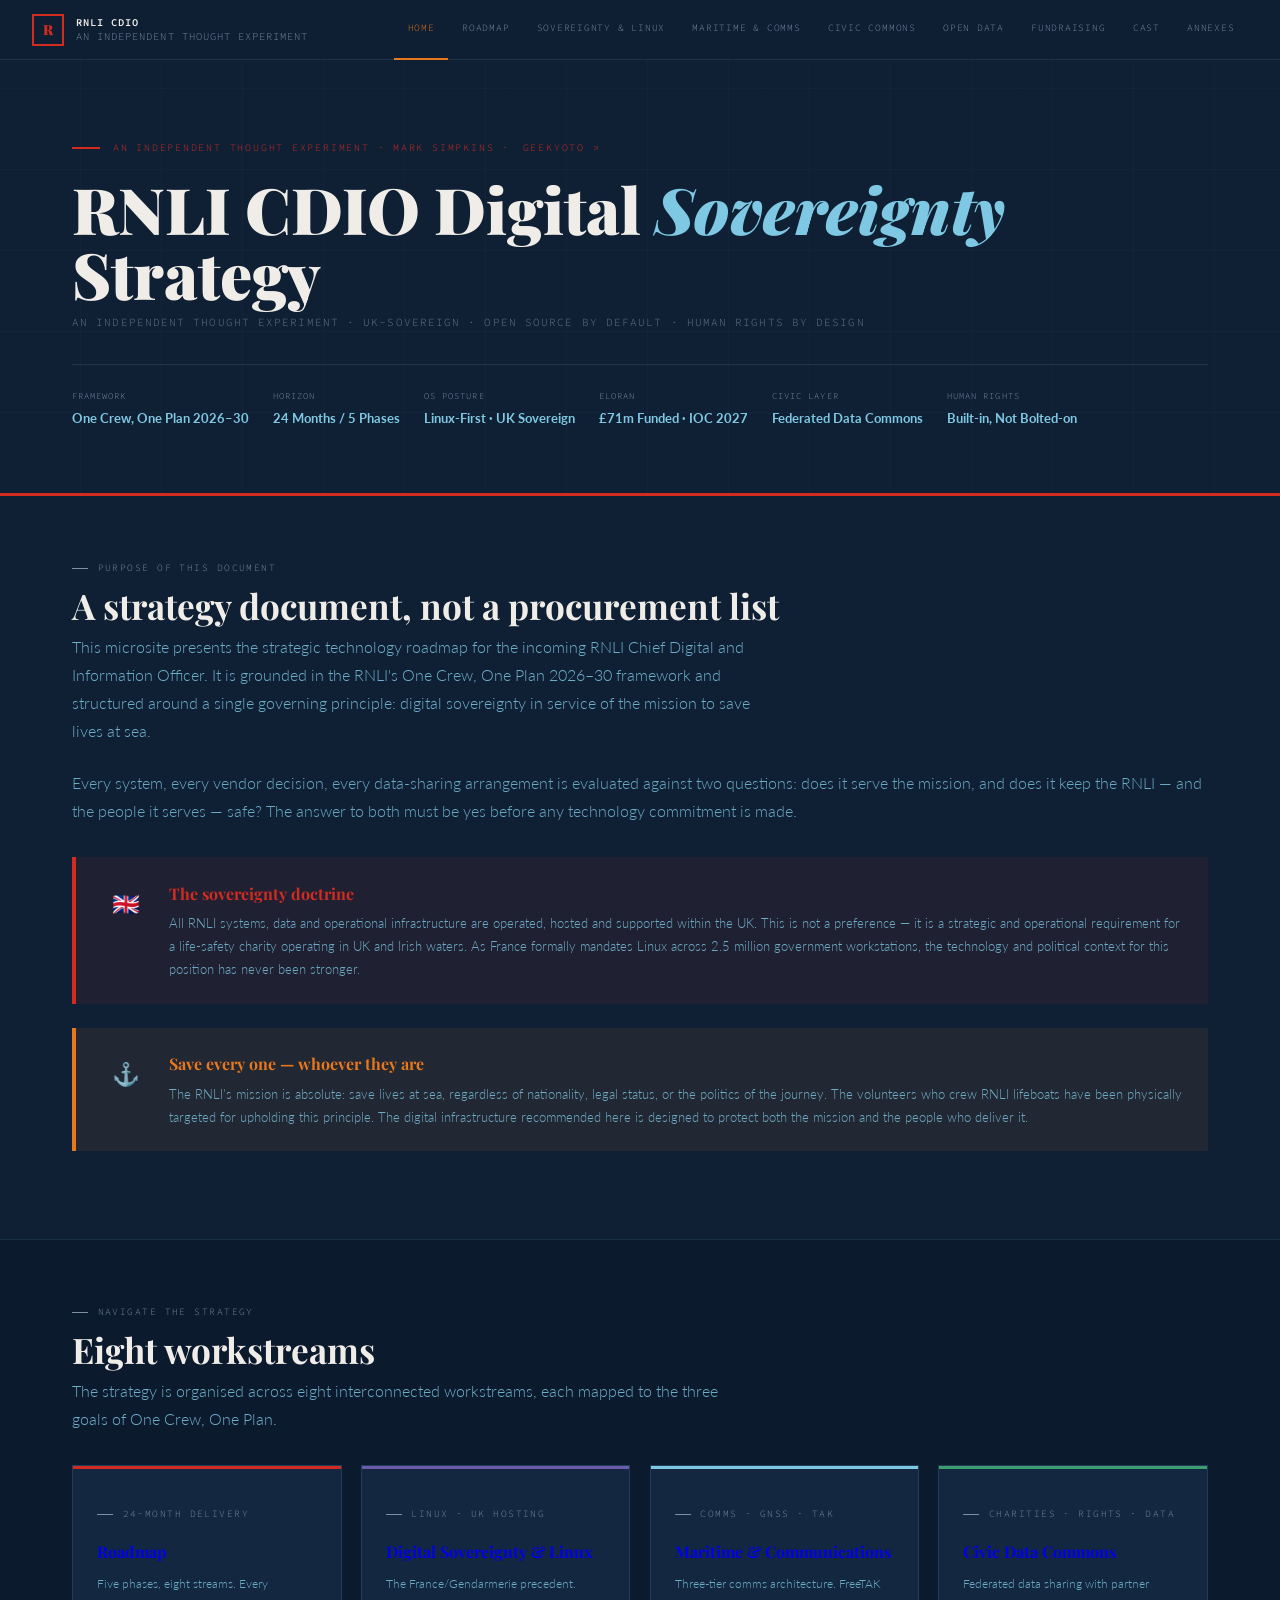
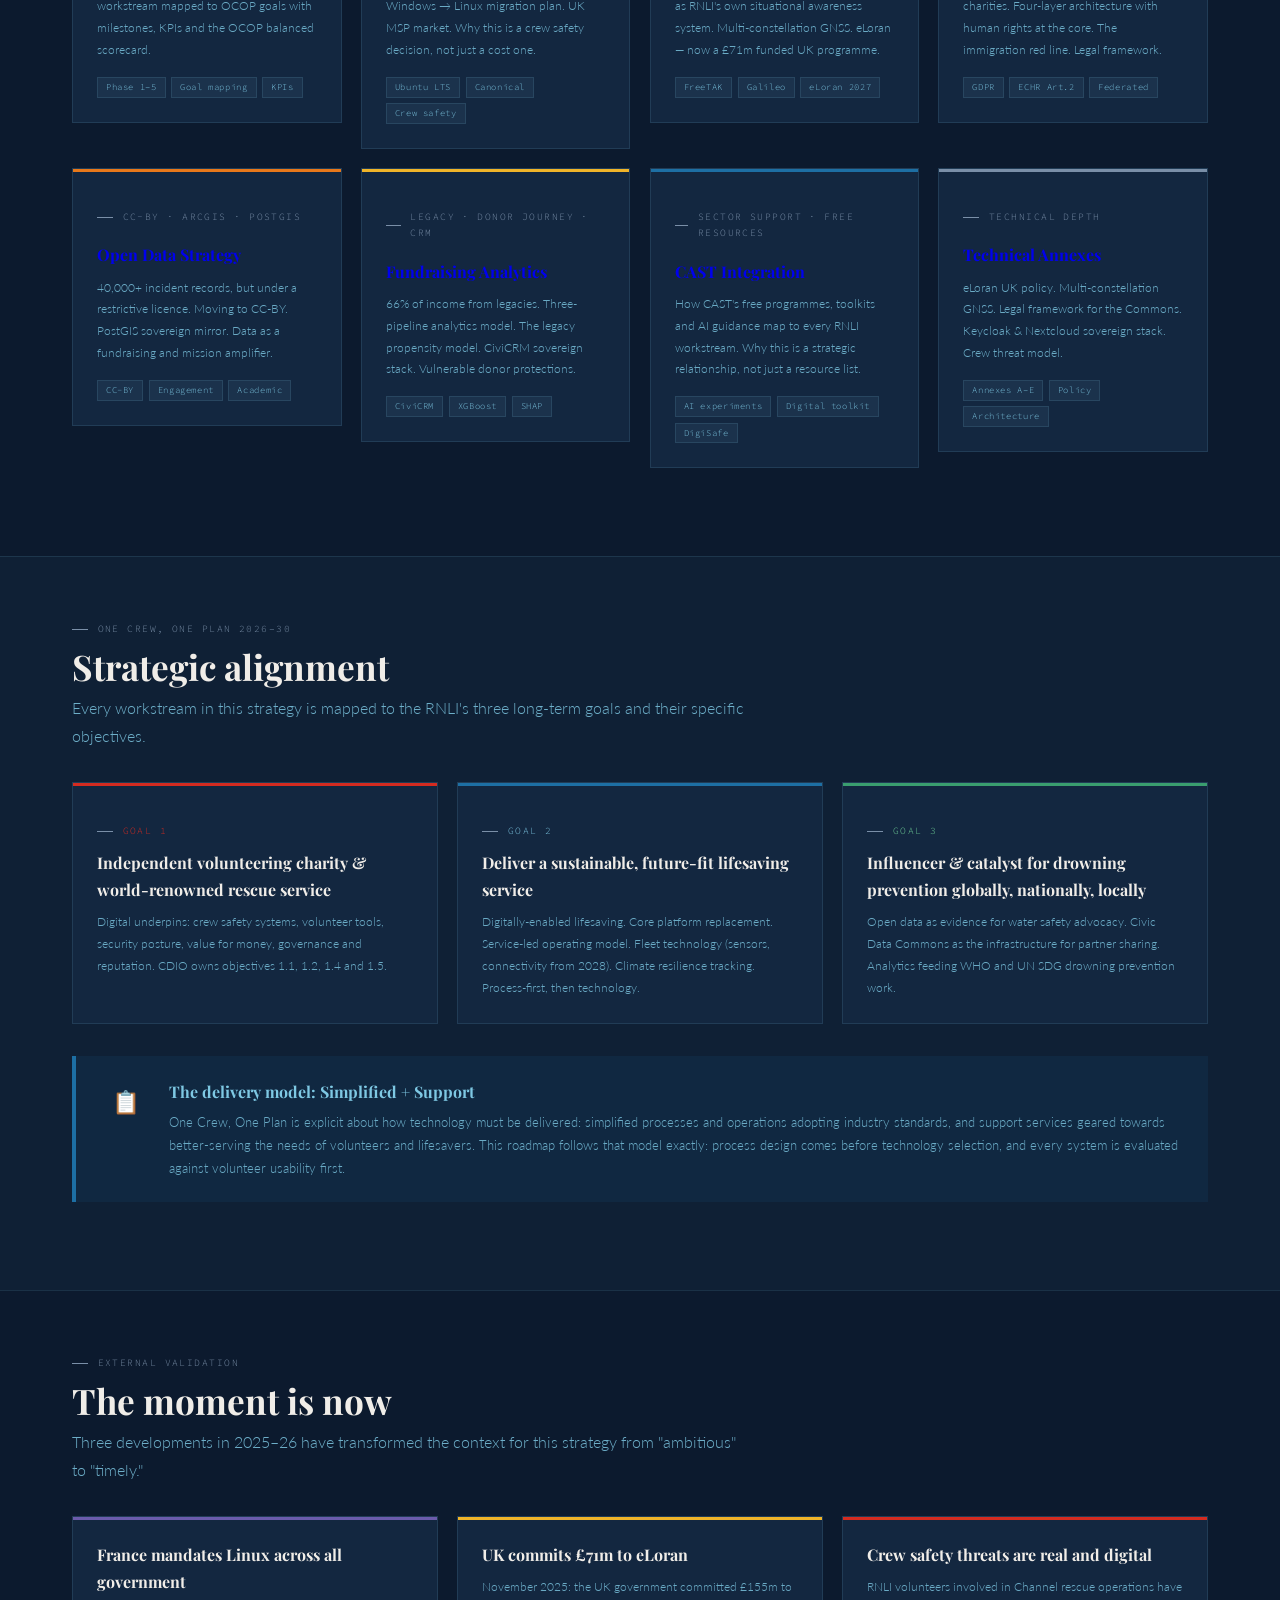
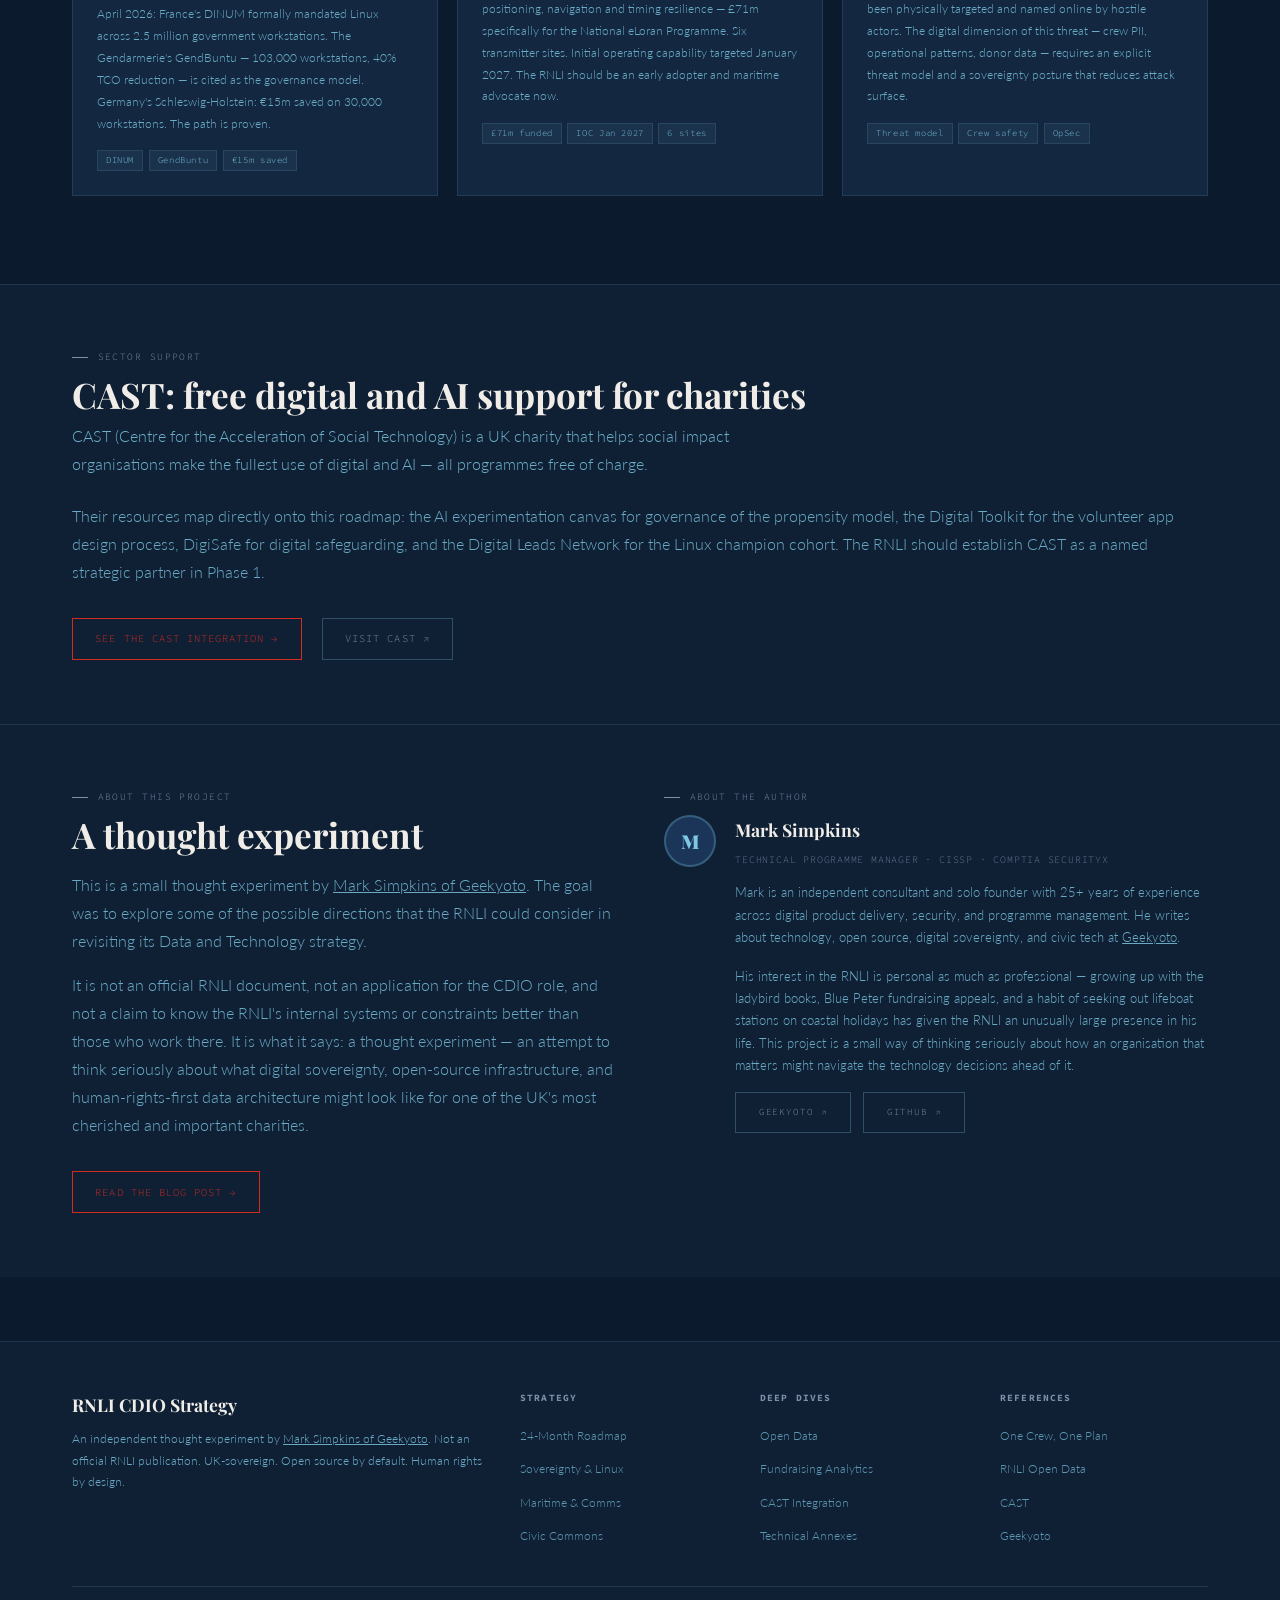
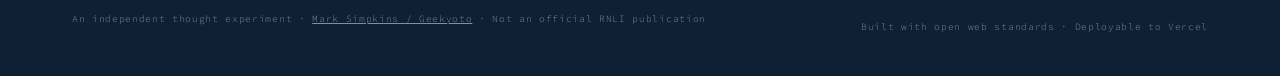
<file: index.html>
<!DOCTYPE html>
<html lang="en">
<head>
  <meta charset="UTF-8">
  <meta name="viewport" content="width=device-width, initial-scale=1.0">
  <title>RNLI CDIO Digital Sovereignty Strategy — An independent thought experiment</title>
  <meta name="description" content="An independent thought experiment by Mark Simpkins of Geekyoto, exploring possible directions for the RNLI's Data and Technology strategy.">
  <link rel="stylesheet" href="/assets/style.css">
</head>
<body>

<nav class="site-nav" id="site-nav"></nav>
<div class="mobile-menu" id="mobile-menu"></div>

<div class="page-wrap">

  <section class="hero">
    <div class="container hero-inner">
      <div class="hero-tag">An independent thought experiment · Mark Simpkins · <a href="https://www.geekyoto.com/" target="_blank" rel="noopener" style="color:var(--red);text-decoration:none;">Geekyoto ↗</a></div>
      <h1>RNLI CDIO Digital <em>Sovereignty</em><br>Strategy</h1>
      <p class="hero-sub">An independent thought experiment · UK-Sovereign · Open Source by Default · Human Rights by Design</p>
      <div class="hero-meta">
        <div class="hero-meta-item">
          <span class="hero-meta-label">Framework</span>
          <span class="hero-meta-value">One Crew, One Plan 2026–30</span>
        </div>
        <div class="hero-meta-item">
          <span class="hero-meta-label">Horizon</span>
          <span class="hero-meta-value">24 Months / 5 Phases</span>
        </div>
        <div class="hero-meta-item">
          <span class="hero-meta-label">OS Posture</span>
          <span class="hero-meta-value">Linux-First · UK Sovereign</span>
        </div>
        <div class="hero-meta-item">
          <span class="hero-meta-label">eLoran</span>
          <span class="hero-meta-value">£71m Funded · IOC 2027</span>
        </div>
        <div class="hero-meta-item">
          <span class="hero-meta-label">Civic Layer</span>
          <span class="hero-meta-value">Federated Data Commons</span>
        </div>
        <div class="hero-meta-item">
          <span class="hero-meta-label">Human Rights</span>
          <span class="hero-meta-value">Built-in, Not Bolted-on</span>
        </div>
      </div>
    </div>
  </section>

  <!-- PURPOSE -->
  <section class="section" style="background:var(--deep);">
    <div class="container">
      <div class="section-label">Purpose of this document</div>
      <h2 class="section-title">A strategy document, not a procurement list</h2>
      <p class="lead">This microsite presents the strategic technology roadmap for the incoming RNLI Chief Digital and Information Officer. It is grounded in the RNLI's One Crew, One Plan 2026–30 framework and structured around a single governing principle: digital sovereignty in service of the mission to save lives at sea.</p>
      <p>Every system, every vendor decision, every data-sharing arrangement is evaluated against two questions: does it serve the mission, and does it keep the RNLI — and the people it serves — safe? The answer to both must be yes before any technology commitment is made.</p>

      <div class="callout callout-red mt-4">
        <div class="callout-icon">🇬🇧</div>
        <div>
          <h3>The sovereignty doctrine</h3>
          <p>All RNLI systems, data and operational infrastructure are operated, hosted and supported within the UK. This is not a preference — it is a strategic and operational requirement for a life-safety charity operating in UK and Irish waters. As France formally mandates Linux across 2.5 million government workstations, the technology and political context for this position has never been stronger.</p>
        </div>
      </div>

      <div class="callout callout-orange mt-3">
        <div class="callout-icon">⚓</div>
        <div>
          <h3>Save every one — whoever they are</h3>
          <p>The RNLI's mission is absolute: save lives at sea, regardless of nationality, legal status, or the politics of the journey. The volunteers who crew RNLI lifeboats have been physically targeted for upholding this principle. The digital infrastructure recommended here is designed to protect both the mission and the people who deliver it.</p>
        </div>
      </div>
    </div>
  </section>

  <!-- QUICK NAV CARDS -->
  <section class="section">
    <div class="container">
      <div class="section-label">Navigate the strategy</div>
      <h2 class="section-title">Eight workstreams</h2>
      <p class="lead">The strategy is organised across eight interconnected workstreams, each mapped to the three goals of One Crew, One Plan.</p>

      <div class="card-grid mt-4">

        <a href="/roadmap" style="text-decoration:none;">
          <div class="card">
            <div class="card-accent" style="background:var(--red);"></div>
            <div class="section-label mt-2">24-month delivery</div>
            <h3 class="mt-2">Roadmap</h3>
            <p>Five phases, eight streams. Every workstream mapped to OCOP goals with milestones, KPIs and the OCOP balanced scorecard.</p>
            <div class="tags"><span class="tag">Phase 1–5</span><span class="tag">Goal mapping</span><span class="tag">KPIs</span></div>
          </div>
        </a>

        <a href="/sovereignty" style="text-decoration:none;">
          <div class="card">
            <div class="card-accent" style="background:var(--violet);"></div>
            <div class="section-label mt-2">Linux · UK hosting</div>
            <h3 class="mt-2">Digital Sovereignty & Linux</h3>
            <p>The France/Gendarmerie precedent. Windows → Linux migration plan. UK MSP market. Why this is a crew safety decision, not just a cost one.</p>
            <div class="tags"><span class="tag">Ubuntu LTS</span><span class="tag">Canonical</span><span class="tag">Crew safety</span></div>
          </div>
        </a>

        <a href="/maritime" style="text-decoration:none;">
          <div class="card">
            <div class="card-accent" style="background:var(--foam);"></div>
            <div class="section-label mt-2">Comms · GNSS · TAK</div>
            <h3 class="mt-2">Maritime & Communications</h3>
            <p>Three-tier comms architecture. FreeTAK as RNLI's own situational awareness system. Multi-constellation GNSS. eLoran — now a £71m funded UK programme.</p>
            <div class="tags"><span class="tag">FreeTAK</span><span class="tag">Galileo</span><span class="tag">eLoran 2027</span></div>
          </div>
        </a>

        <a href="/civic-commons" style="text-decoration:none;">
          <div class="card">
            <div class="card-accent" style="background:var(--green);"></div>
            <div class="section-label mt-2">Charities · Rights · Data</div>
            <h3 class="mt-2">Civic Data Commons</h3>
            <p>Federated data sharing with partner charities. Four-layer architecture with human rights at the core. The immigration red line. Legal framework.</p>
            <div class="tags"><span class="tag">GDPR</span><span class="tag">ECHR Art.2</span><span class="tag">Federated</span></div>
          </div>
        </a>

        <a href="/open-data" style="text-decoration:none;">
          <div class="card">
            <div class="card-accent" style="background:var(--orange);"></div>
            <div class="section-label mt-2">CC-BY · ArcGIS · PostGIS</div>
            <h3 class="mt-2">Open Data Strategy</h3>
            <p>40,000+ incident records, but under a restrictive licence. Moving to CC-BY. PostGIS sovereign mirror. Data as a fundraising and mission amplifier.</p>
            <div class="tags"><span class="tag">CC-BY</span><span class="tag">Engagement</span><span class="tag">Academic</span></div>
          </div>
        </a>

        <a href="/fundraising" style="text-decoration:none;">
          <div class="card">
            <div class="card-accent" style="background:var(--yellow);"></div>
            <div class="section-label mt-2">Legacy · Donor journey · CRM</div>
            <h3 class="mt-2">Fundraising Analytics</h3>
            <p>66% of income from legacies. Three-pipeline analytics model. The legacy propensity model. CiviCRM sovereign stack. Vulnerable donor protections.</p>
            <div class="tags"><span class="tag">CiviCRM</span><span class="tag">XGBoost</span><span class="tag">SHAP</span></div>
          </div>
        </a>

        <a href="/cast" style="text-decoration:none;">
          <div class="card">
            <div class="card-accent" style="background:var(--sea);"></div>
            <div class="section-label mt-2">Sector support · Free resources</div>
            <h3 class="mt-2">CAST Integration</h3>
            <p>How CAST's free programmes, toolkits and AI guidance map to every RNLI workstream. Why this is a strategic relationship, not just a resource list.</p>
            <div class="tags"><span class="tag">AI experiments</span><span class="tag">Digital toolkit</span><span class="tag">DigiSafe</span></div>
          </div>
        </a>

        <a href="/annexes" style="text-decoration:none;">
          <div class="card">
            <div class="card-accent" style="background:var(--grey);"></div>
            <div class="section-label mt-2">Technical depth</div>
            <h3 class="mt-2">Technical Annexes</h3>
            <p>eLoran UK policy. Multi-constellation GNSS. Legal framework for the Commons. Keycloak & Nextcloud sovereign stack. Crew threat model.</p>
            <div class="tags"><span class="tag">Annexes A–E</span><span class="tag">Policy</span><span class="tag">Architecture</span></div>
          </div>
        </a>

      </div>
    </div>
  </section>

  <!-- OCOP GOALS -->
  <section class="section" style="background:var(--deep);">
    <div class="container">
      <div class="section-label">One Crew, One Plan 2026–30</div>
      <h2 class="section-title">Strategic alignment</h2>
      <p class="lead">Every workstream in this strategy is mapped to the RNLI's three long-term goals and their specific objectives.</p>

      <div class="card-grid mt-4">
        <div class="card">
          <div class="card-accent" style="background:var(--red);"></div>
          <div class="section-label mt-2" style="color:var(--red);">Goal 1</div>
          <h3>Independent volunteering charity & world-renowned rescue service</h3>
          <p>Digital underpins: crew safety systems, volunteer tools, security posture, value for money, governance and reputation. CDIO owns objectives 1.1, 1.2, 1.4 and 1.5.</p>
        </div>
        <div class="card">
          <div class="card-accent" style="background:var(--sea);"></div>
          <div class="section-label mt-2" style="color:var(--foam);">Goal 2</div>
          <h3>Deliver a sustainable, future-fit lifesaving service</h3>
          <p>Digitally-enabled lifesaving. Core platform replacement. Service-led operating model. Fleet technology (sensors, connectivity from 2028). Climate resilience tracking. Process-first, then technology.</p>
        </div>
        <div class="card">
          <div class="card-accent" style="background:var(--green);"></div>
          <div class="section-label mt-2" style="color:#6fcf97;">Goal 3</div>
          <h3>Influencer & catalyst for drowning prevention globally, nationally, locally</h3>
          <p>Open data as evidence for water safety advocacy. Civic Data Commons as the infrastructure for partner sharing. Analytics feeding WHO and UN SDG drowning prevention work.</p>
        </div>
      </div>

      <div class="callout callout-sea mt-4">
        <div class="callout-icon">📋</div>
        <div>
          <h3>The delivery model: Simplified + Support</h3>
          <p>One Crew, One Plan is explicit about how technology must be delivered: simplified processes and operations adopting industry standards, and support services geared towards better-serving the needs of volunteers and lifesavers. This roadmap follows that model exactly: process design comes before technology selection, and every system is evaluated against volunteer usability first.</p>
        </div>
      </div>
    </div>
  </section>

  <!-- FRANCE SIGNAL -->
  <section class="section">
    <div class="container">
      <div class="section-label">External validation</div>
      <h2 class="section-title">The moment is now</h2>
      <p class="lead">Three developments in 2025–26 have transformed the context for this strategy from "ambitious" to "timely."</p>

      <div class="card-grid mt-4">
        <div class="card">
          <div class="card-accent" style="background:var(--violet);"></div>
          <h3>France mandates Linux across all government</h3>
          <p>April 2026: France's DINUM formally mandated Linux across 2.5 million government workstations. The Gendarmerie's GendBuntu — 103,000 workstations, 40% TCO reduction — is cited as the governance model. Germany's Schleswig-Holstein: €15m saved on 30,000 workstations. The path is proven.</p>
          <div class="tags"><span class="tag">DINUM</span><span class="tag">GendBuntu</span><span class="tag">€15m saved</span></div>
        </div>
        <div class="card">
          <div class="card-accent" style="background:var(--yellow);"></div>
          <h3>UK commits £71m to eLoran</h3>
          <p>November 2025: the UK government committed £155m to positioning, navigation and timing resilience — £71m specifically for the National eLoran Programme. Six transmitter sites. Initial operating capability targeted January 2027. The RNLI should be an early adopter and maritime advocate now.</p>
          <div class="tags"><span class="tag">£71m funded</span><span class="tag">IOC Jan 2027</span><span class="tag">6 sites</span></div>
        </div>
        <div class="card">
          <div class="card-accent" style="background:var(--red);"></div>
          <h3>Crew safety threats are real and digital</h3>
          <p>RNLI volunteers involved in Channel rescue operations have been physically targeted and named online by hostile actors. The digital dimension of this threat — crew PII, operational patterns, donor data — requires an explicit threat model and a sovereignty posture that reduces attack surface.</p>
          <div class="tags"><span class="tag">Threat model</span><span class="tag">Crew safety</span><span class="tag">OpSec</span></div>
        </div>
      </div>
    </div>
  </section>

  <!-- CAST CALLOUT -->
  <section class="section" style="background:var(--deep);">
    <div class="container">
      <div class="section-label">Sector support</div>
      <h2 class="section-title">CAST: free digital and AI support for charities</h2>
      <p class="lead">CAST (Centre for the Acceleration of Social Technology) is a UK charity that helps social impact organisations make the fullest use of digital and AI — all programmes free of charge.</p>
      <p>Their resources map directly onto this roadmap: the AI experimentation canvas for governance of the propensity model, the Digital Toolkit for the volunteer app design process, DigiSafe for digital safeguarding, and the Digital Leads Network for the Linux champion cohort. The RNLI should establish CAST as a named strategic partner in Phase 1.</p>
      <div class="mt-4">
        <a href="/cast" class="btn btn-primary">See the CAST integration →</a>
        <a href="https://www.wearecast.org.uk" target="_blank" rel="noopener" class="btn btn-secondary" style="margin-left:1rem;">Visit CAST ↗</a>
      </div>
    </div>
  </section>

</div><!-- end page-wrap -->

<!-- ABOUT SECTION -->
<section style="background:var(--deep);border-top:1px solid var(--border);padding:4rem 0;">
  <div class="container">
    <div style="display:grid;grid-template-columns:1fr 1fr;gap:3rem;align-items:start;">
      <div>
        <div class="section-label">About this project</div>
        <h2 class="section-title" style="margin-bottom:1rem;">A thought experiment</h2>
        <p>This is a small thought experiment by <a href="https://www.geekyoto.com/" target="_blank" rel="noopener" style="color:var(--foam);">Mark Simpkins of Geekyoto</a>. The goal was to explore some of the possible directions that the RNLI could consider in revisiting its Data and Technology strategy.</p>
        <p style="margin-top:1rem;">It is not an official RNLI document, not an application for the CDIO role, and not a claim to know the RNLI's internal systems or constraints better than those who work there. It is what it says: a thought experiment — an attempt to think seriously about what digital sovereignty, open-source infrastructure, and human-rights-first data architecture might look like for one of the UK's most cherished and important charities.</p>
        <div class="mt-4">
          <a href="https://www.geekyoto.com/" target="_blank" rel="noopener" class="btn btn-primary">Read the blog post →</a>
        </div>
      </div>
      <div>
        <div class="section-label">About the author</div>
        <div style="display:flex;align-items:start;gap:1.2rem;margin-top:0.6rem;">
          <div style="width:52px;height:52px;border-radius:50%;background:var(--horizon);border:2px solid var(--border-md);display:flex;align-items:center;justify-content:center;font-family:'Playfair Display',serif;font-weight:900;font-size:1.2rem;color:var(--foam);flex-shrink:0;">M</div>
          <div>
            <h3 style="font-family:'Playfair Display',serif;font-size:1.1rem;font-weight:700;margin-bottom:0.4rem;">Mark Simpkins</h3>
            <p style="font-family:'Source Code Pro',monospace;font-size:0.62rem;letter-spacing:0.08em;color:var(--grey);text-transform:uppercase;margin-bottom:0.8rem;">Technical Programme Manager · CISSP · CompTIA SecurityX</p>
            <p style="font-size:0.8rem;">Mark is an independent consultant and solo founder with 25+ years of experience across digital product delivery, security, and programme management. He writes about technology, open source, digital sovereignty, and civic tech at <a href="https://www.geekyoto.com/" target="_blank" rel="noopener" style="color:var(--foam);">Geekyoto</a>.</p>
            <p style="font-size:0.8rem;margin-top:0.75rem;">His interest in the RNLI is personal as much as professional — growing up with the ladybird books, Blue Peter fundraising appeals, and a habit of seeking out lifeboat stations on coastal holidays has given the RNLI an unusually large presence in his life. This project is a small way of thinking seriously about how an organisation that matters might navigate the technology decisions ahead of it.</p>
            <div style="margin-top:1rem;display:flex;gap:0.75rem;flex-wrap:wrap;">
              <a href="https://www.geekyoto.com/" target="_blank" rel="noopener" class="btn btn-secondary" style="font-size:0.58rem;">Geekyoto ↗</a>
              <a href="https://github.com/Geocontrol" target="_blank" rel="noopener" class="btn btn-secondary" style="font-size:0.58rem;">GitHub ↗</a>
            </div>
          </div>
        </div>
      </div>
    </div>
  </div>
</section>

<footer>
  <div class="container">
    <div class="footer-grid">
      <div class="footer-brand">
        <h3>RNLI CDIO Strategy</h3>
        <p>An independent thought experiment by <a href="https://www.geekyoto.com/" target="_blank" rel="noopener" style="color:var(--foam);opacity:1;">Mark Simpkins of Geekyoto</a>. Not an official RNLI publication. UK-sovereign. Open source by default. Human rights by design.</p>
      </div>
      <div class="footer-col">
        <h4>Strategy</h4>
        <ul>
          <li><a href="/roadmap">24-Month Roadmap</a></li>
          <li><a href="/sovereignty">Sovereignty & Linux</a></li>
          <li><a href="/maritime">Maritime & Comms</a></li>
          <li><a href="/civic-commons">Civic Commons</a></li>
        </ul>
      </div>
      <div class="footer-col">
        <h4>Deep dives</h4>
        <ul>
          <li><a href="/open-data">Open Data</a></li>
          <li><a href="/fundraising">Fundraising Analytics</a></li>
          <li><a href="/cast">CAST Integration</a></li>
          <li><a href="/annexes">Technical Annexes</a></li>
        </ul>
      </div>
      <div class="footer-col">
        <h4>References</h4>
        <ul>
          <li><a href="https://rnli.org/about-us/our-strategy" target="_blank" rel="noopener">One Crew, One Plan</a></li>
          <li><a href="https://data-rnli.opendata.arcgis.com/" target="_blank" rel="noopener">RNLI Open Data</a></li>
          <li><a href="https://www.wearecast.org.uk" target="_blank" rel="noopener">CAST</a></li>
          <li><a href="https://www.geekyoto.com/" target="_blank" rel="noopener">Geekyoto</a></li>
        </ul>
      </div>
    </div>
    <div class="footer-bottom">
      <p>An independent thought experiment · <a href="https://www.geekyoto.com/" target="_blank" rel="noopener" style="color:var(--grey);">Mark Simpkins / Geekyoto</a> · Not an official RNLI publication</p>
      <p>Built with open web standards · Deployable to Vercel</p>
    </div>
  </div>
</footer>

<script src="/assets/nav.js"></script>
<script>buildNav('/');</script>
</body>
</html>
</file>
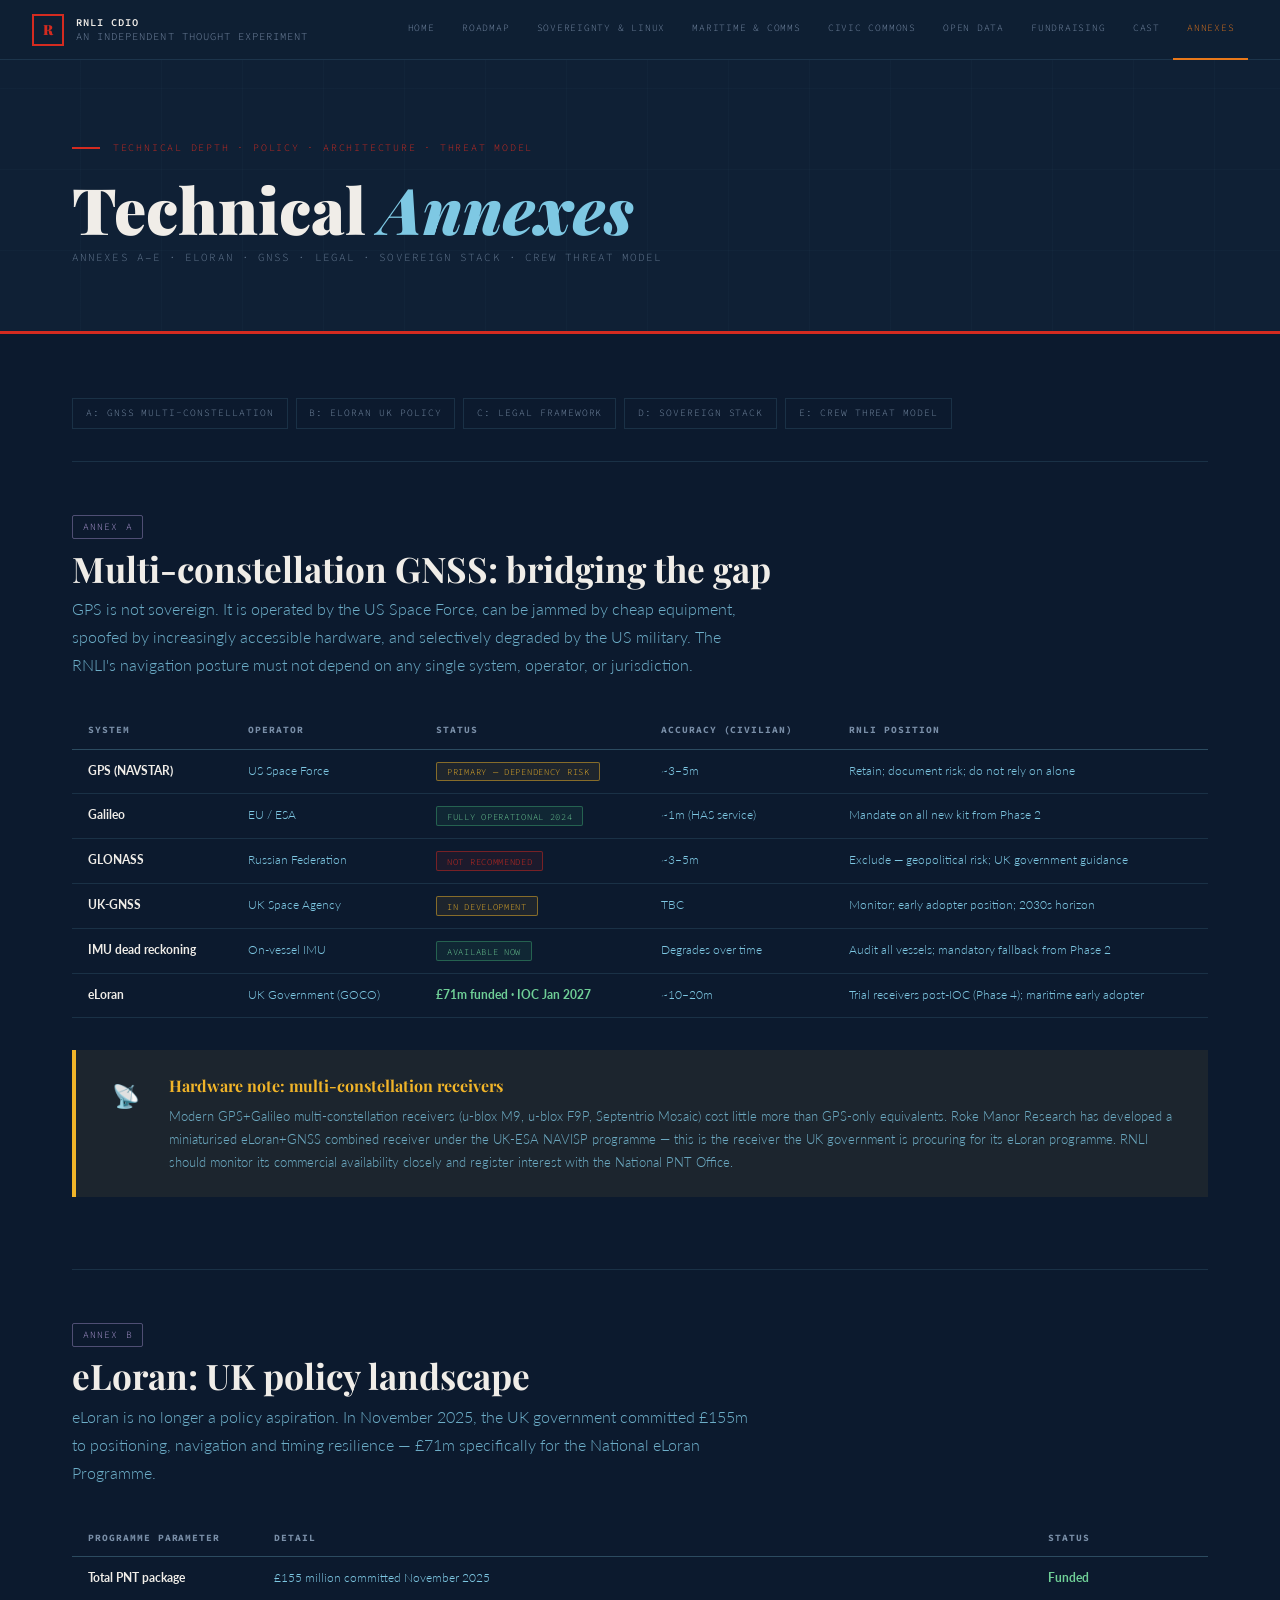
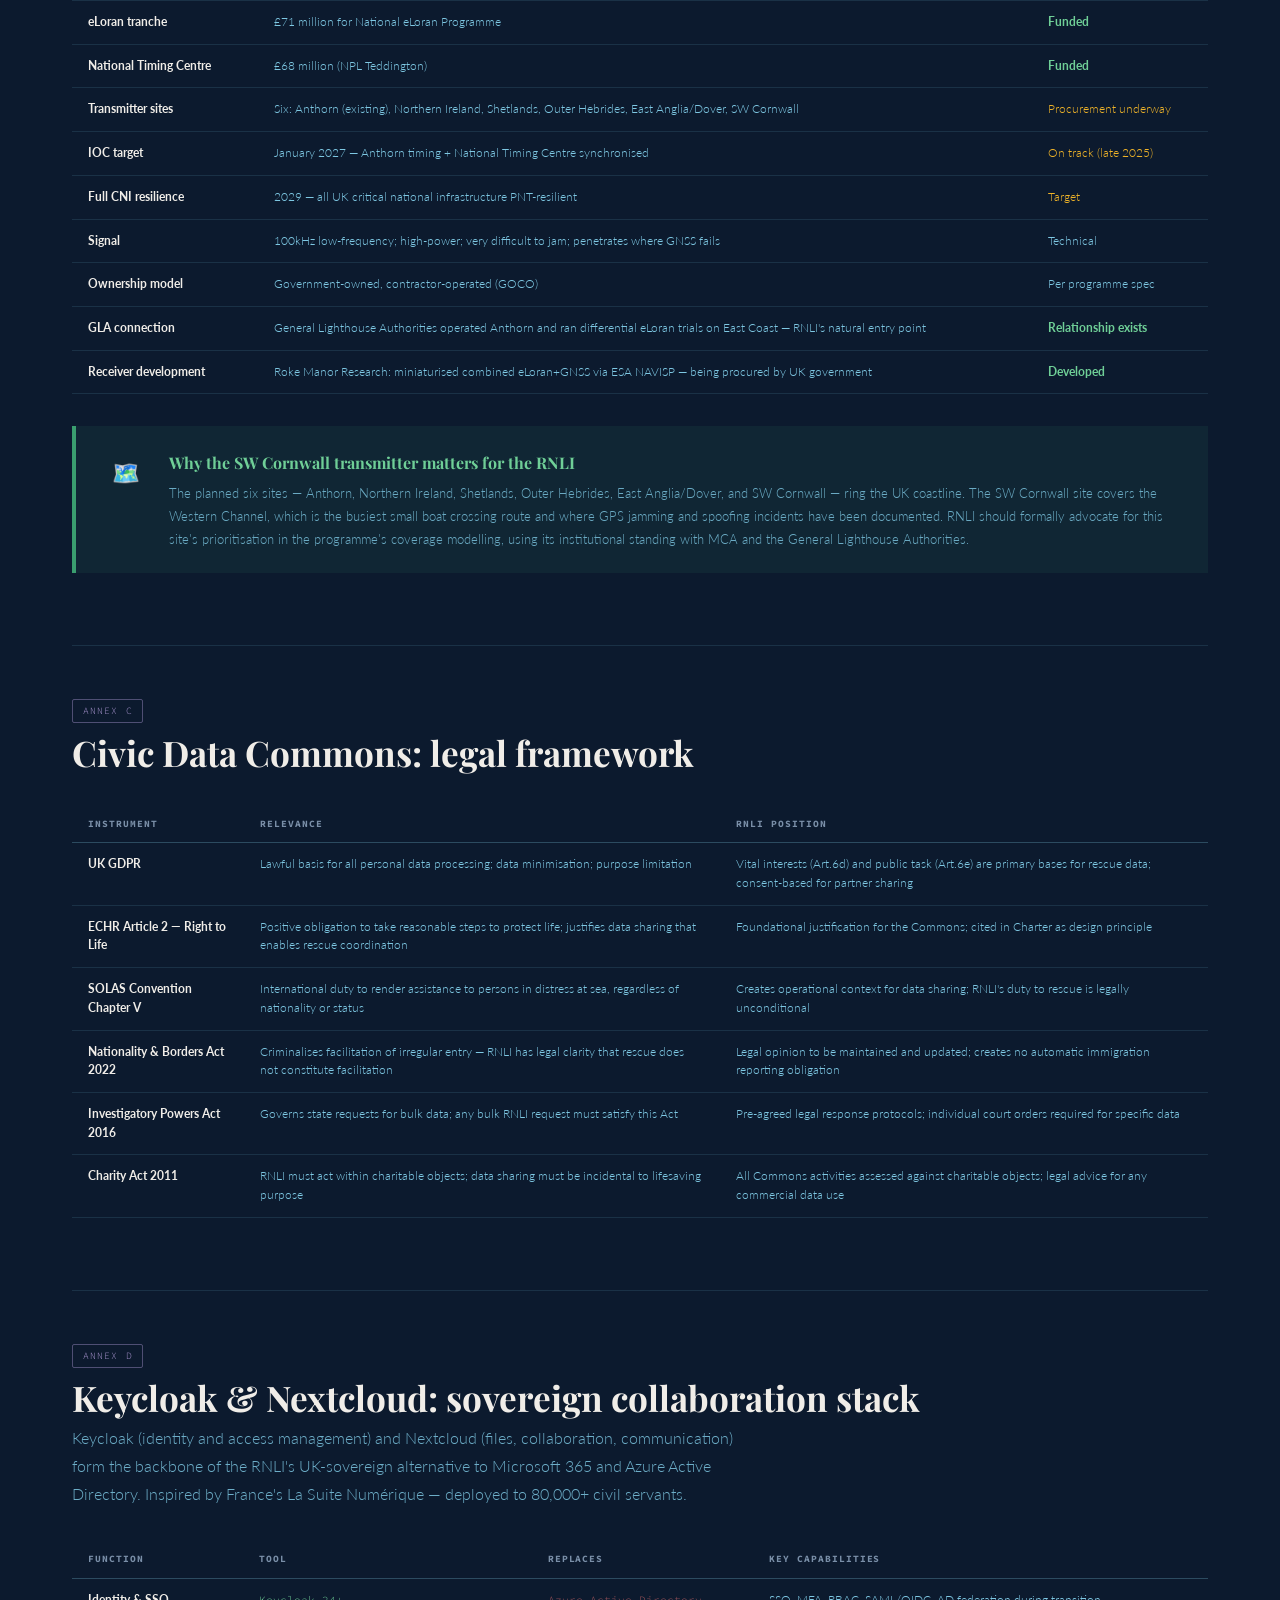
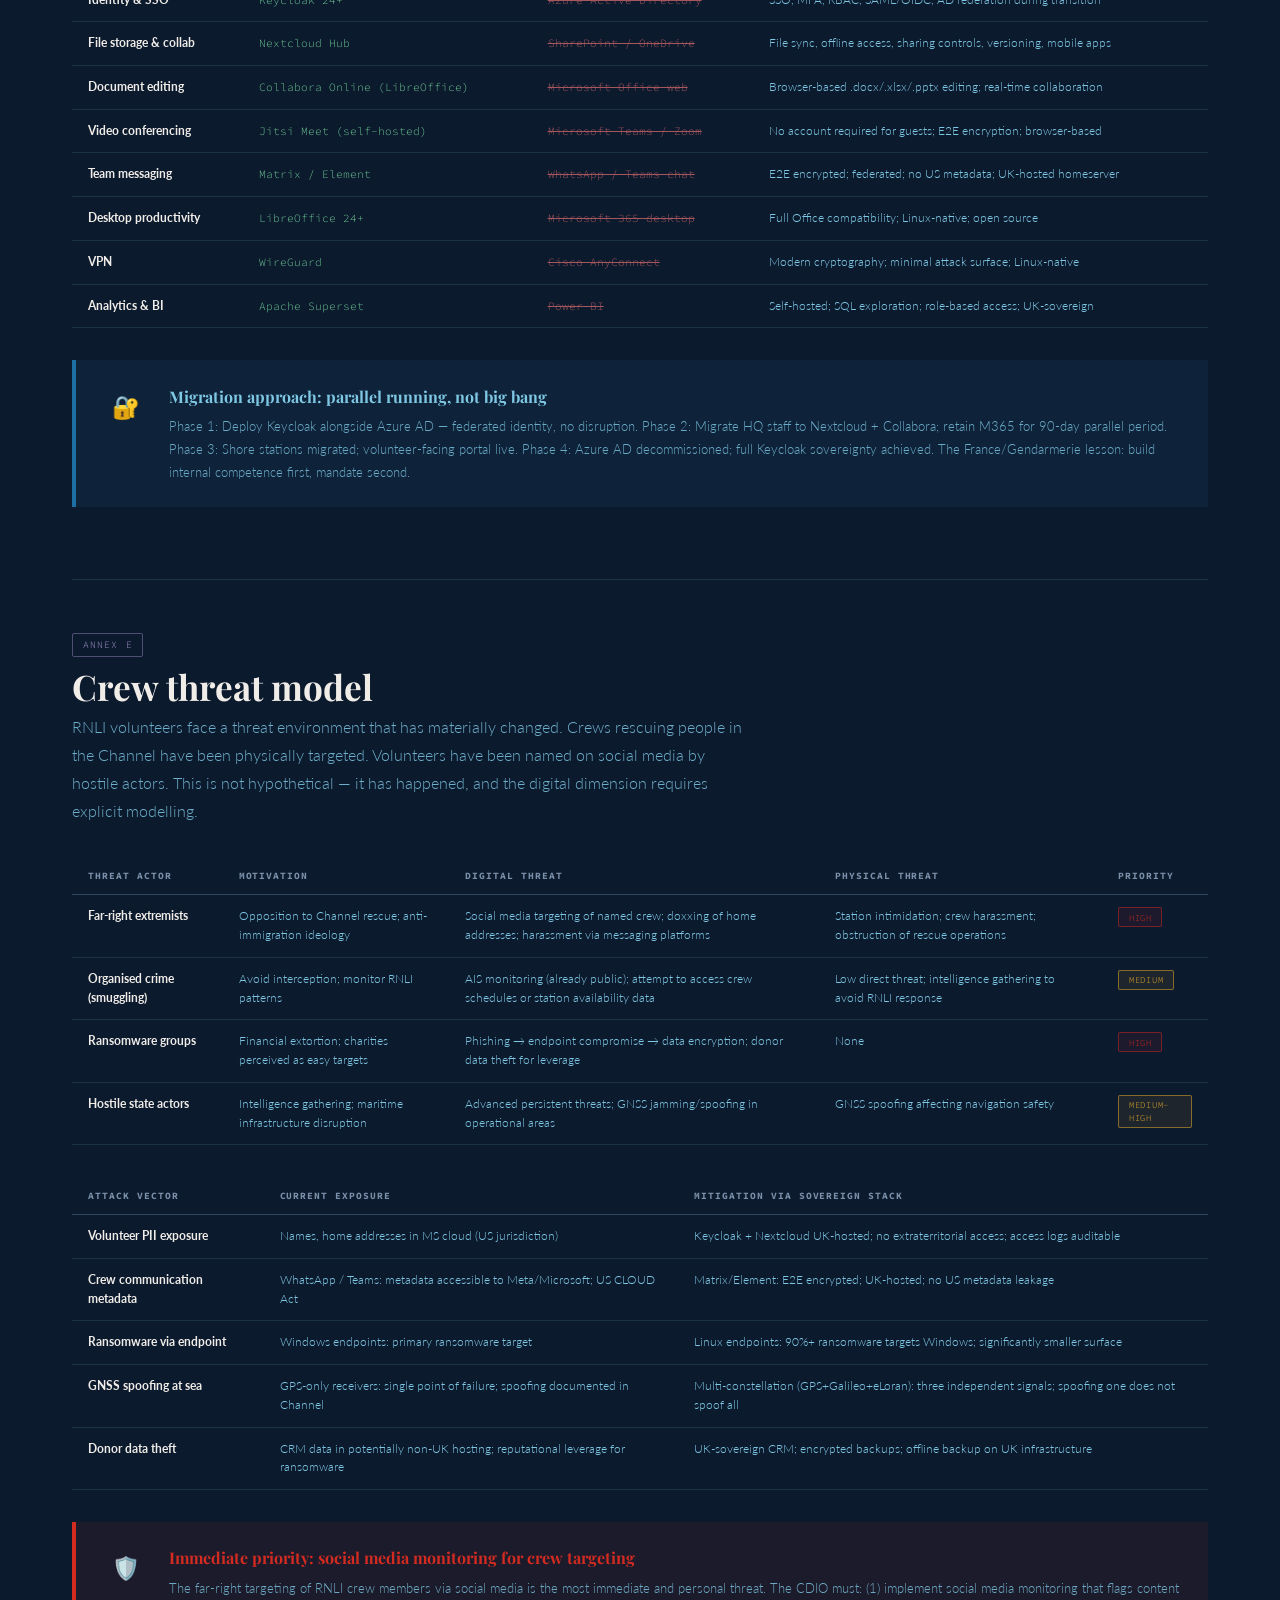
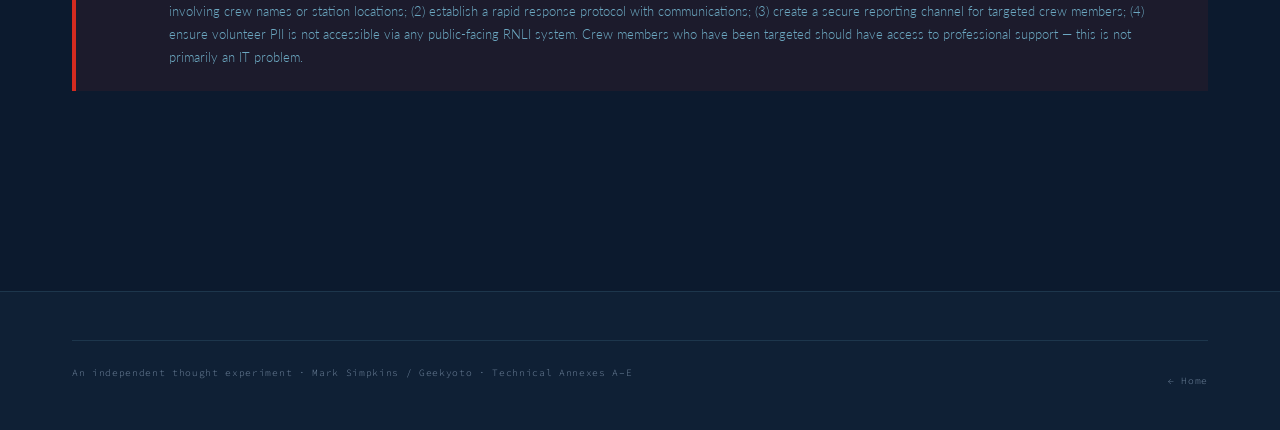
<file: annexes/index.html>
<!DOCTYPE html>
<html lang="en">
<head>
  <meta charset="UTF-8">
  <meta name="viewport" content="width=device-width, initial-scale=1.0">
  <title>Technical Annexes — RNLI CDIO Digital Sovereignty Strategy (Independent thought experiment)</title>
  <link rel="stylesheet" href="/assets/style.css">
  <style>
    .annex-nav { display:flex; flex-wrap:wrap; gap:0.5rem; margin-bottom:2rem; }
    .annex-nav a { font-family:'Source Code Pro',monospace; font-size:0.6rem; letter-spacing:0.1em; text-transform:uppercase; color:var(--grey); text-decoration:none; border:1px solid var(--border); padding:0.4rem 0.8rem; transition:all 0.2s; }
    .annex-nav a:hover { color:var(--foam); border-color:var(--border-md); }
    .annex-section { padding:3rem 0; border-top:1px solid var(--border); }
    .annex-section:first-of-type { border-top:none; }
    .annex-badge { display:inline-block; font-family:'Source Code Pro',monospace; font-size:0.6rem; letter-spacing:0.12em; text-transform:uppercase; color:#b39ddb; border:1px solid rgba(179,157,219,0.4); padding:0.18rem 0.6rem; border-radius:2px; margin-bottom:0.6rem; }
  </style>
</head>
<body>
<nav class="site-nav" id="site-nav"></nav>
<div class="mobile-menu" id="mobile-menu"></div>
<div class="page-wrap">

  <section class="hero">
    <div class="container hero-inner">
      <div class="hero-tag">Technical depth · Policy · Architecture · Threat model</div>
      <h1>Technical <em>Annexes</em></h1>
      <p class="hero-sub">Annexes A–E · eLoran · GNSS · Legal · Sovereign stack · Crew threat model</p>
    </div>
  </section>

  <section class="section">
    <div class="container">
      <div class="annex-nav">
        <a href="#annex-a">A: GNSS multi-constellation</a>
        <a href="#annex-b">B: eLoran UK policy</a>
        <a href="#annex-c">C: Legal framework</a>
        <a href="#annex-d">D: Sovereign stack</a>
        <a href="#annex-e">E: Crew threat model</a>
      </div>

      <!-- ANNEX A -->
      <div class="annex-section" id="annex-a">
        <div class="annex-badge">Annex A</div>
        <h2 class="section-title">Multi-constellation GNSS: bridging the gap</h2>
        <p class="lead">GPS is not sovereign. It is operated by the US Space Force, can be jammed by cheap equipment, spoofed by increasingly accessible hardware, and selectively degraded by the US military. The RNLI's navigation posture must not depend on any single system, operator, or jurisdiction.</p>

        <div class="table-wrap mt-4">
          <table>
            <thead><tr><th>System</th><th>Operator</th><th>Status</th><th>Accuracy (civilian)</th><th>RNLI position</th></tr></thead>
            <tbody>
              <tr><td>GPS (NAVSTAR)</td><td>US Space Force</td><td><span class="pill pill-yellow">Primary — dependency risk</span></td><td>~3–5m</td><td>Retain; document risk; do not rely on alone</td></tr>
              <tr><td>Galileo</td><td>EU / ESA</td><td><span class="pill pill-green">Fully operational 2024</span></td><td>~1m (HAS service)</td><td>Mandate on all new kit from Phase 2</td></tr>
              <tr><td>GLONASS</td><td>Russian Federation</td><td><span class="pill pill-red">Not recommended</span></td><td>~3–5m</td><td>Exclude — geopolitical risk; UK government guidance</td></tr>
              <tr><td>UK-GNSS</td><td>UK Space Agency</td><td><span class="pill pill-yellow">In development</span></td><td>TBC</td><td>Monitor; early adopter position; 2030s horizon</td></tr>
              <tr><td>IMU dead reckoning</td><td>On-vessel IMU</td><td><span class="pill pill-green">Available now</span></td><td>Degrades over time</td><td>Audit all vessels; mandatory fallback from Phase 2</td></tr>
              <tr><td>eLoran</td><td>UK Government (GOCO)</td><td><span class="funded">£71m funded · IOC Jan 2027</span></td><td>~10–20m</td><td>Trial receivers post-IOC (Phase 4); maritime early adopter</td></tr>
            </tbody>
          </table>
        </div>

        <div class="callout callout-yellow mt-4">
          <div class="callout-icon">📡</div>
          <div>
            <h3>Hardware note: multi-constellation receivers</h3>
            <p>Modern GPS+Galileo multi-constellation receivers (u-blox M9, u-blox F9P, Septentrio Mosaic) cost little more than GPS-only equivalents. Roke Manor Research has developed a miniaturised eLoran+GNSS combined receiver under the UK-ESA NAVISP programme — this is the receiver the UK government is procuring for its eLoran programme. RNLI should monitor its commercial availability closely and register interest with the National PNT Office.</p>
          </div>
        </div>
      </div>

      <!-- ANNEX B -->
      <div class="annex-section" id="annex-b">
        <div class="annex-badge">Annex B</div>
        <h2 class="section-title">eLoran: UK policy landscape</h2>
        <p class="lead">eLoran is no longer a policy aspiration. In November 2025, the UK government committed £155m to positioning, navigation and timing resilience — £71m specifically for the National eLoran Programme.</p>

        <div class="table-wrap mt-4">
          <table>
            <thead><tr><th>Programme parameter</th><th>Detail</th><th>Status</th></tr></thead>
            <tbody>
              <tr><td>Total PNT package</td><td>£155 million committed November 2025</td><td class="funded">Funded</td></tr>
              <tr><td>eLoran tranche</td><td>£71 million for National eLoran Programme</td><td class="funded">Funded</td></tr>
              <tr><td>National Timing Centre</td><td>£68 million (NPL Teddington)</td><td class="funded">Funded</td></tr>
              <tr><td>Transmitter sites</td><td>Six: Anthorn (existing), Northern Ireland, Shetlands, Outer Hebrides, East Anglia/Dover, SW Cornwall</td><td class="watch">Procurement underway</td></tr>
              <tr><td>IOC target</td><td>January 2027 — Anthorn timing + National Timing Centre synchronised</td><td class="watch">On track (late 2025)</td></tr>
              <tr><td>Full CNI resilience</td><td>2029 — all UK critical national infrastructure PNT-resilient</td><td class="watch">Target</td></tr>
              <tr><td>Signal</td><td>100kHz low-frequency; high-power; very difficult to jam; penetrates where GNSS fails</td><td>Technical</td></tr>
              <tr><td>Ownership model</td><td>Government-owned, contractor-operated (GOCO)</td><td>Per programme spec</td></tr>
              <tr><td>GLA connection</td><td>General Lighthouse Authorities operated Anthorn and ran differential eLoran trials on East Coast — RNLI's natural entry point</td><td class="funded">Relationship exists</td></tr>
              <tr><td>Receiver development</td><td>Roke Manor Research: miniaturised combined eLoran+GNSS via ESA NAVISP — being procured by UK government</td><td class="funded">Developed</td></tr>
            </tbody>
          </table>
        </div>

        <div class="callout callout-green mt-4">
          <div class="callout-icon">🗺️</div>
          <div>
            <h3>Why the SW Cornwall transmitter matters for the RNLI</h3>
            <p>The planned six sites — Anthorn, Northern Ireland, Shetlands, Outer Hebrides, East Anglia/Dover, and SW Cornwall — ring the UK coastline. The SW Cornwall site covers the Western Channel, which is the busiest small boat crossing route and where GPS jamming and spoofing incidents have been documented. RNLI should formally advocate for this site's prioritisation in the programme's coverage modelling, using its institutional standing with MCA and the General Lighthouse Authorities.</p>
          </div>
        </div>
      </div>

      <!-- ANNEX C -->
      <div class="annex-section" id="annex-c">
        <div class="annex-badge">Annex C</div>
        <h2 class="section-title">Civic Data Commons: legal framework</h2>

        <div class="table-wrap mt-4">
          <table>
            <thead><tr><th>Instrument</th><th>Relevance</th><th>RNLI position</th></tr></thead>
            <tbody>
              <tr><td>UK GDPR</td><td>Lawful basis for all personal data processing; data minimisation; purpose limitation</td><td>Vital interests (Art.6d) and public task (Art.6e) are primary bases for rescue data; consent-based for partner sharing</td></tr>
              <tr><td>ECHR Article 2 — Right to Life</td><td>Positive obligation to take reasonable steps to protect life; justifies data sharing that enables rescue coordination</td><td>Foundational justification for the Commons; cited in Charter as design principle</td></tr>
              <tr><td>SOLAS Convention Chapter V</td><td>International duty to render assistance to persons in distress at sea, regardless of nationality or status</td><td>Creates operational context for data sharing; RNLI's duty to rescue is legally unconditional</td></tr>
              <tr><td>Nationality &amp; Borders Act 2022</td><td>Criminalises facilitation of irregular entry — RNLI has legal clarity that rescue does not constitute facilitation</td><td>Legal opinion to be maintained and updated; creates no automatic immigration reporting obligation</td></tr>
              <tr><td>Investigatory Powers Act 2016</td><td>Governs state requests for bulk data; any bulk RNLI request must satisfy this Act</td><td>Pre-agreed legal response protocols; individual court orders required for specific data</td></tr>
              <tr><td>Charity Act 2011</td><td>RNLI must act within charitable objects; data sharing must be incidental to lifesaving purpose</td><td>All Commons activities assessed against charitable objects; legal advice for any commercial data use</td></tr>
            </tbody>
          </table>
        </div>
      </div>

      <!-- ANNEX D -->
      <div class="annex-section" id="annex-d">
        <div class="annex-badge">Annex D</div>
        <h2 class="section-title">Keycloak &amp; Nextcloud: sovereign collaboration stack</h2>
        <p class="lead">Keycloak (identity and access management) and Nextcloud (files, collaboration, communication) form the backbone of the RNLI's UK-sovereign alternative to Microsoft 365 and Azure Active Directory. Inspired by France's La Suite Numérique — deployed to 80,000+ civil servants.</p>

        <div class="table-wrap mt-4">
          <table>
            <thead><tr><th>Function</th><th>Tool</th><th>Replaces</th><th>Key capabilities</th></tr></thead>
            <tbody>
              <tr><td>Identity &amp; SSO</td><td><span class="sovereign">Keycloak 24+</span></td><td><span class="replaced">Azure Active Directory</span></td><td>SSO, MFA, RBAC, SAML/OIDC, AD federation during transition</td></tr>
              <tr><td>File storage &amp; collab</td><td><span class="sovereign">Nextcloud Hub</span></td><td><span class="replaced">SharePoint / OneDrive</span></td><td>File sync, offline access, sharing controls, versioning, mobile apps</td></tr>
              <tr><td>Document editing</td><td><span class="sovereign">Collabora Online (LibreOffice)</span></td><td><span class="replaced">Microsoft Office web</span></td><td>Browser-based .docx/.xlsx/.pptx editing; real-time collaboration</td></tr>
              <tr><td>Video conferencing</td><td><span class="sovereign">Jitsi Meet (self-hosted)</span></td><td><span class="replaced">Microsoft Teams / Zoom</span></td><td>No account required for guests; E2E encryption; browser-based</td></tr>
              <tr><td>Team messaging</td><td><span class="sovereign">Matrix / Element</span></td><td><span class="replaced">WhatsApp / Teams chat</span></td><td>E2E encrypted; federated; no US metadata; UK-hosted homeserver</td></tr>
              <tr><td>Desktop productivity</td><td><span class="sovereign">LibreOffice 24+</span></td><td><span class="replaced">Microsoft 365 desktop</span></td><td>Full Office compatibility; Linux-native; open source</td></tr>
              <tr><td>VPN</td><td><span class="sovereign">WireGuard</span></td><td><span class="replaced">Cisco AnyConnect</span></td><td>Modern cryptography; minimal attack surface; Linux-native</td></tr>
              <tr><td>Analytics &amp; BI</td><td><span class="sovereign">Apache Superset</span></td><td><span class="replaced">Power BI</span></td><td>Self-hosted; SQL exploration; role-based access; UK-sovereign</td></tr>
            </tbody>
          </table>
        </div>

        <div class="callout callout-sea mt-4">
          <div class="callout-icon">🔐</div>
          <div>
            <h3>Migration approach: parallel running, not big bang</h3>
            <p>Phase 1: Deploy Keycloak alongside Azure AD — federated identity, no disruption. Phase 2: Migrate HQ staff to Nextcloud + Collabora; retain M365 for 90-day parallel period. Phase 3: Shore stations migrated; volunteer-facing portal live. Phase 4: Azure AD decommissioned; full Keycloak sovereignty achieved. The France/Gendarmerie lesson: build internal competence first, mandate second.</p>
          </div>
        </div>
      </div>

      <!-- ANNEX E -->
      <div class="annex-section" id="annex-e">
        <div class="annex-badge">Annex E</div>
        <h2 class="section-title">Crew threat model</h2>
        <p class="lead">RNLI volunteers face a threat environment that has materially changed. Crews rescuing people in the Channel have been physically targeted. Volunteers have been named on social media by hostile actors. This is not hypothetical — it has happened, and the digital dimension requires explicit modelling.</p>

        <div class="table-wrap mt-4">
          <table>
            <thead><tr><th>Threat actor</th><th>Motivation</th><th>Digital threat</th><th>Physical threat</th><th>Priority</th></tr></thead>
            <tbody>
              <tr><td>Far-right extremists</td><td>Opposition to Channel rescue; anti-immigration ideology</td><td>Social media targeting of named crew; doxxing of home addresses; harassment via messaging platforms</td><td>Station intimidation; crew harassment; obstruction of rescue operations</td><td><span class="pill pill-red">High</span></td></tr>
              <tr><td>Organised crime (smuggling)</td><td>Avoid interception; monitor RNLI patterns</td><td>AIS monitoring (already public); attempt to access crew schedules or station availability data</td><td>Low direct threat; intelligence gathering to avoid RNLI response</td><td><span class="pill pill-yellow">Medium</span></td></tr>
              <tr><td>Ransomware groups</td><td>Financial extortion; charities perceived as easy targets</td><td>Phishing → endpoint compromise → data encryption; donor data theft for leverage</td><td>None</td><td><span class="pill pill-red">High</span></td></tr>
              <tr><td>Hostile state actors</td><td>Intelligence gathering; maritime infrastructure disruption</td><td>Advanced persistent threats; GNSS jamming/spoofing in operational areas</td><td>GNSS spoofing affecting navigation safety</td><td><span class="pill pill-yellow">Medium-High</span></td></tr>
            </tbody>
          </table>
        </div>

        <div class="table-wrap mt-4">
          <table>
            <thead><tr><th>Attack vector</th><th>Current exposure</th><th>Mitigation via sovereign stack</th></tr></thead>
            <tbody>
              <tr><td>Volunteer PII exposure</td><td>Names, home addresses in MS cloud (US jurisdiction)</td><td>Keycloak + Nextcloud UK-hosted; no extraterritorial access; access logs auditable</td></tr>
              <tr><td>Crew communication metadata</td><td>WhatsApp / Teams: metadata accessible to Meta/Microsoft; US CLOUD Act</td><td>Matrix/Element: E2E encrypted; UK-hosted; no US metadata leakage</td></tr>
              <tr><td>Ransomware via endpoint</td><td>Windows endpoints: primary ransomware target</td><td>Linux endpoints: 90%+ ransomware targets Windows; significantly smaller surface</td></tr>
              <tr><td>GNSS spoofing at sea</td><td>GPS-only receivers: single point of failure; spoofing documented in Channel</td><td>Multi-constellation (GPS+Galileo+eLoran): three independent signals; spoofing one does not spoof all</td></tr>
              <tr><td>Donor data theft</td><td>CRM data in potentially non-UK hosting; reputational leverage for ransomware</td><td>UK-sovereign CRM; encrypted backups; offline backup on UK infrastructure</td></tr>
            </tbody>
          </table>
        </div>

        <div class="callout callout-red mt-4">
          <div class="callout-icon">🛡️</div>
          <div>
            <h3>Immediate priority: social media monitoring for crew targeting</h3>
            <p>The far-right targeting of RNLI crew members via social media is the most immediate and personal threat. The CDIO must: (1) implement social media monitoring that flags content involving crew names or station locations; (2) establish a rapid response protocol with communications; (3) create a secure reporting channel for targeted crew members; (4) ensure volunteer PII is not accessible via any public-facing RNLI system. Crew members who have been targeted should have access to professional support — this is not primarily an IT problem.</p>
          </div>
        </div>
      </div>

    </div>
  </section>

</div>
<footer>
  <div class="container">
    <div class="footer-bottom">
      <p>An independent thought experiment · <a href="https://www.geekyoto.com/" target="_blank" rel="noopener" style="color:var(--grey);text-decoration:none;">Mark Simpkins / Geekyoto</a> · Technical Annexes A–E</p>
      <p><a href="/" style="color:var(--grey);text-decoration:none;">← Home</a></p>
    </div>
  </div>
</footer>
<script src="/assets/nav.js"></script>
<script>buildNav('/annexes');</script>
</body>
</html>
</file>
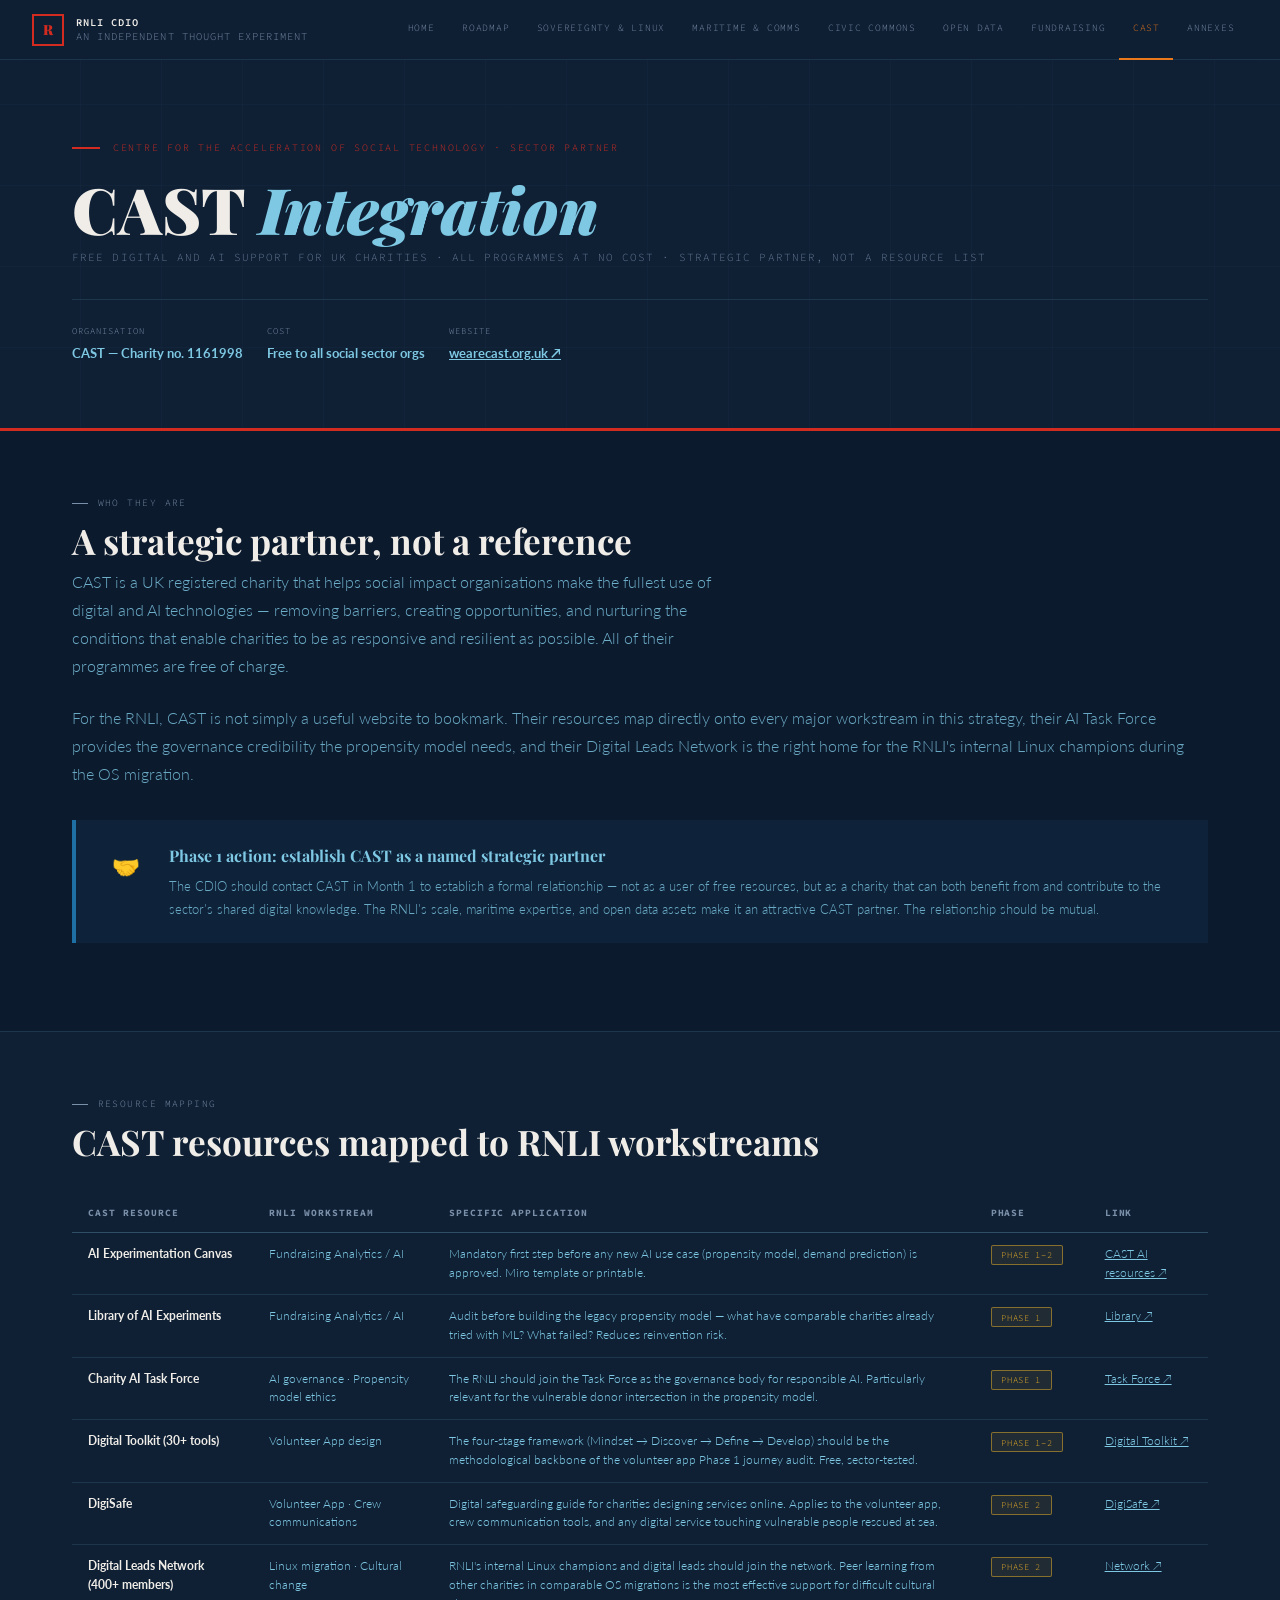
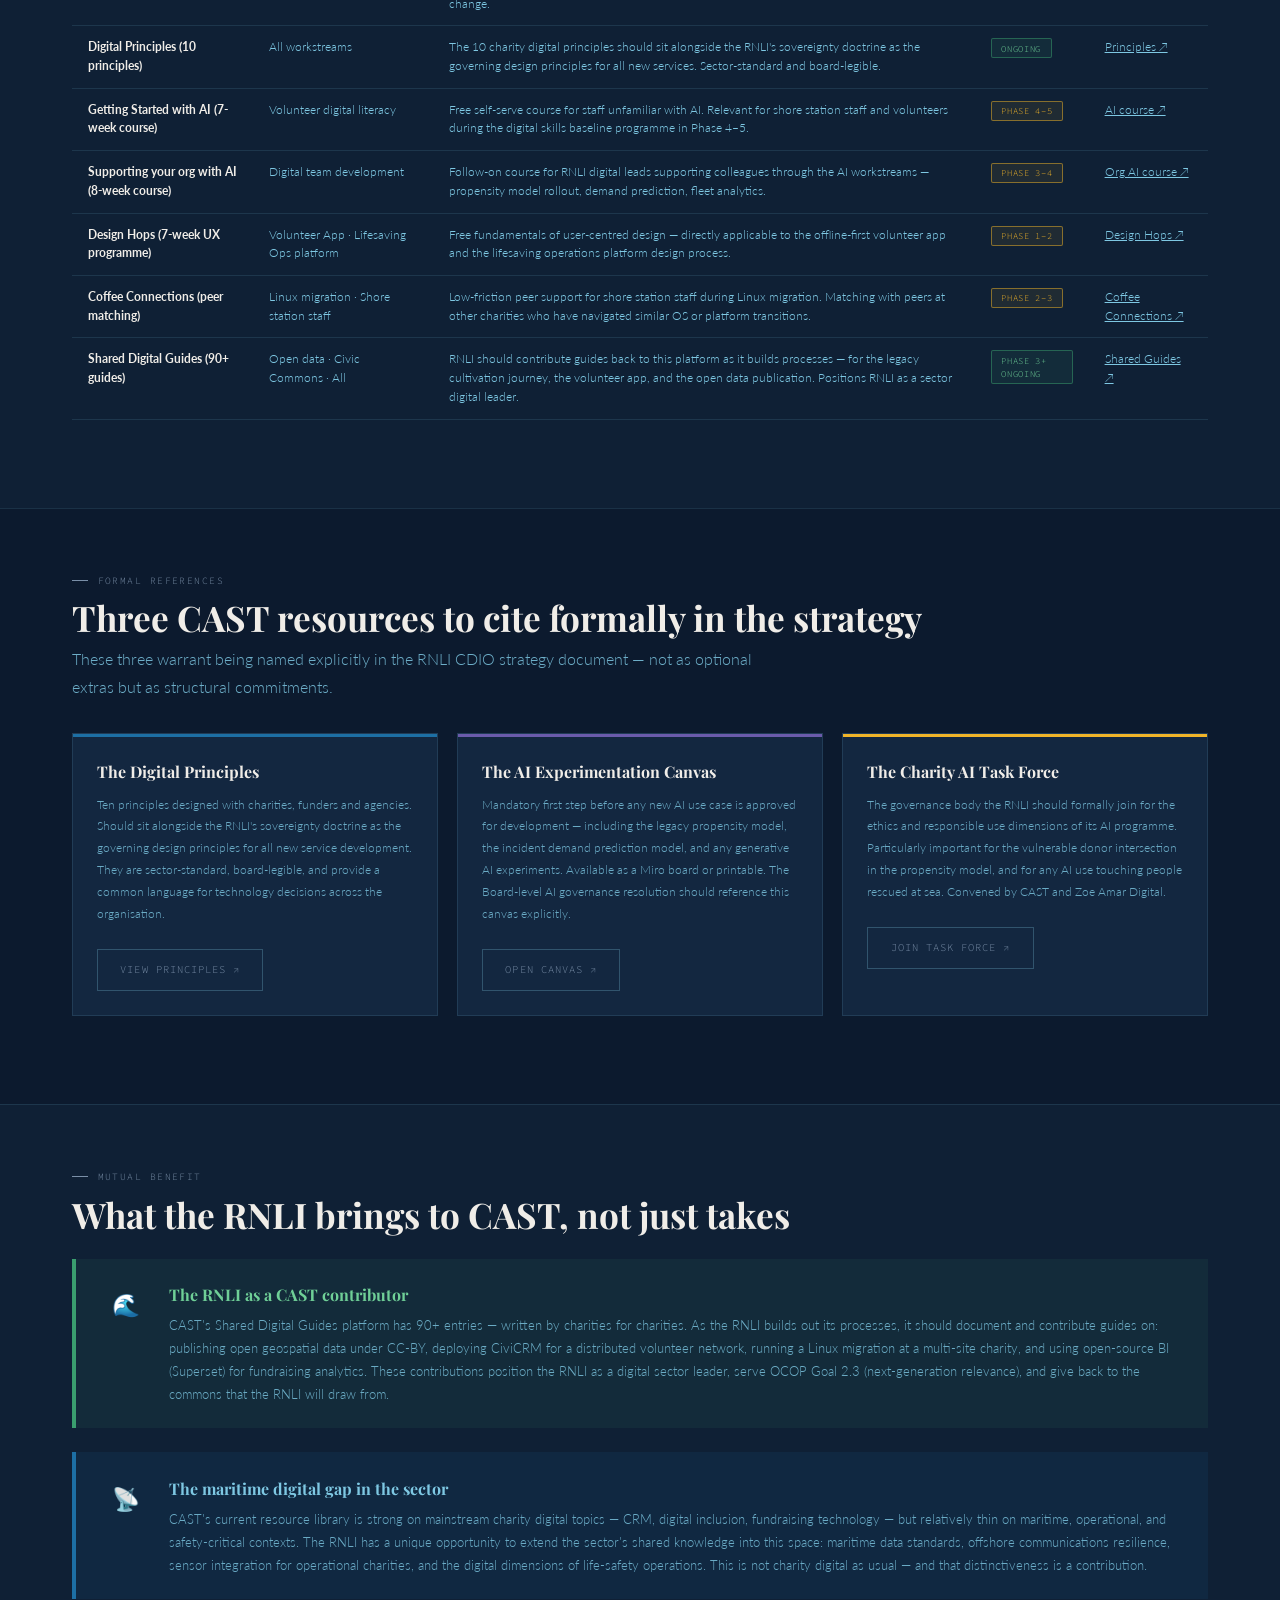
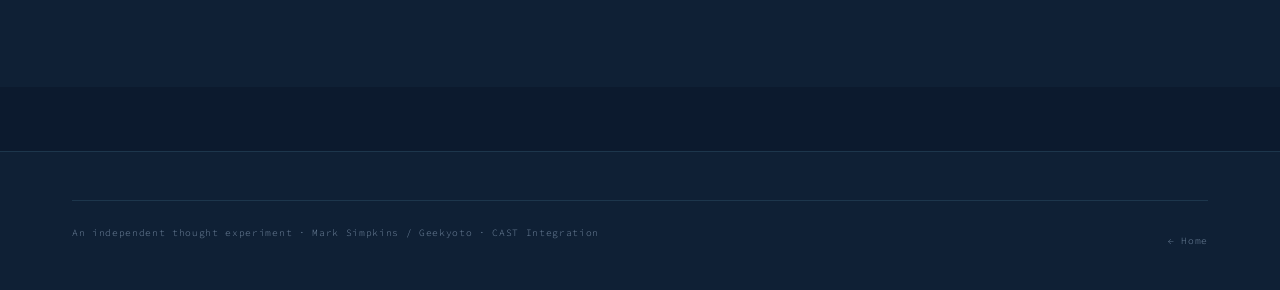
<file: cast/index.html>
<!DOCTYPE html>
<html lang="en">
<head>
  <meta charset="UTF-8">
  <meta name="viewport" content="width=device-width, initial-scale=1.0">
  <title>CAST Integration — RNLI CDIO Digital Sovereignty Strategy (Independent thought experiment)</title>
  <meta name="description" content="How CAST's free digital and AI resources map to every RNLI CDIO workstream.">
  <link rel="stylesheet" href="/assets/style.css">
</head>
<body>
<nav class="site-nav" id="site-nav"></nav>
<div class="mobile-menu" id="mobile-menu"></div>
<div class="page-wrap">

  <section class="hero">
    <div class="container hero-inner">
      <div class="hero-tag">Centre for the Acceleration of Social Technology · Sector partner</div>
      <h1>CAST <em>Integration</em></h1>
      <p class="hero-sub">Free digital and AI support for UK charities · All programmes at no cost · Strategic partner, not a resource list</p>
      <div class="hero-meta">
        <div class="hero-meta-item"><span class="hero-meta-label">Organisation</span><span class="hero-meta-value">CAST — Charity no. 1161998</span></div>
        <div class="hero-meta-item"><span class="hero-meta-label">Cost</span><span class="hero-meta-value">Free to all social sector orgs</span></div>
        <div class="hero-meta-item"><span class="hero-meta-label">Website</span><span class="hero-meta-value"><a href="https://www.wearecast.org.uk" target="_blank" rel="noopener" style="color:var(--foam);">wearecast.org.uk ↗</a></span></div>
      </div>
    </div>
  </section>

  <!-- WHAT CAST IS -->
  <section class="section">
    <div class="container">
      <div class="section-label">Who they are</div>
      <h2 class="section-title">A strategic partner, not a reference</h2>
      <p class="lead">CAST is a UK registered charity that helps social impact organisations make the fullest use of digital and AI technologies — removing barriers, creating opportunities, and nurturing the conditions that enable charities to be as responsive and resilient as possible. All of their programmes are free of charge.</p>
      <p>For the RNLI, CAST is not simply a useful website to bookmark. Their resources map directly onto every major workstream in this strategy, their AI Task Force provides the governance credibility the propensity model needs, and their Digital Leads Network is the right home for the RNLI's internal Linux champions during the OS migration.</p>

      <div class="callout callout-sea mt-4">
        <div class="callout-icon">🤝</div>
        <div>
          <h3>Phase 1 action: establish CAST as a named strategic partner</h3>
          <p>The CDIO should contact CAST in Month 1 to establish a formal relationship — not as a user of free resources, but as a charity that can both benefit from and contribute to the sector's shared digital knowledge. The RNLI's scale, maritime expertise, and open data assets make it an attractive CAST partner. The relationship should be mutual.</p>
        </div>
      </div>
    </div>
  </section>

  <!-- RESOURCE MAPPING -->
  <section class="section" style="background:var(--deep);">
    <div class="container">
      <div class="section-label">Resource mapping</div>
      <h2 class="section-title">CAST resources mapped to RNLI workstreams</h2>

      <div class="table-wrap mt-4">
        <table>
          <thead>
            <tr>
              <th>CAST Resource</th>
              <th>RNLI Workstream</th>
              <th>Specific Application</th>
              <th>Phase</th>
              <th>Link</th>
            </tr>
          </thead>
          <tbody>
            <tr>
              <td>AI Experimentation Canvas</td>
              <td>Fundraising Analytics / AI</td>
              <td>Mandatory first step before any new AI use case (propensity model, demand prediction) is approved. Miro template or printable.</td>
              <td><span class="pill pill-yellow">Phase 1–2</span></td>
              <td><a href="https://www.wearecast.org.uk/our-work/free-digital-resources/ai-resources/" target="_blank" rel="noopener" style="color:var(--foam);">CAST AI resources ↗</a></td>
            </tr>
            <tr>
              <td>Library of AI Experiments</td>
              <td>Fundraising Analytics / AI</td>
              <td>Audit before building the legacy propensity model — what have comparable charities already tried with ML? What failed? Reduces reinvention risk.</td>
              <td><span class="pill pill-yellow">Phase 1</span></td>
              <td><a href="https://www.wearecast.org.uk/our-work/free-digital-resources/library-of-experiments/" target="_blank" rel="noopener" style="color:var(--foam);">Library ↗</a></td>
            </tr>
            <tr>
              <td>Charity AI Task Force</td>
              <td>AI governance · Propensity model ethics</td>
              <td>The RNLI should join the Task Force as the governance body for responsible AI. Particularly relevant for the vulnerable donor intersection in the propensity model.</td>
              <td><span class="pill pill-yellow">Phase 1</span></td>
              <td><a href="https://www.wearecast.org.uk/our-work/how-we-work-with-funders-and-partners/charity-ai-task-force/" target="_blank" rel="noopener" style="color:var(--foam);">Task Force ↗</a></td>
            </tr>
            <tr>
              <td>Digital Toolkit (30+ tools)</td>
              <td>Volunteer App design</td>
              <td>The four-stage framework (Mindset → Discover → Define → Develop) should be the methodological backbone of the volunteer app Phase 1 journey audit. Free, sector-tested.</td>
              <td><span class="pill pill-yellow">Phase 1–2</span></td>
              <td><a href="https://digitoolkit.wearecast.org.uk/" target="_blank" rel="noopener" style="color:var(--foam);">Digital Toolkit ↗</a></td>
            </tr>
            <tr>
              <td>DigiSafe</td>
              <td>Volunteer App · Crew communications</td>
              <td>Digital safeguarding guide for charities designing services online. Applies to the volunteer app, crew communication tools, and any digital service touching vulnerable people rescued at sea.</td>
              <td><span class="pill pill-yellow">Phase 2</span></td>
              <td><a href="https://digisafe.wearecast.org.uk/" target="_blank" rel="noopener" style="color:var(--foam);">DigiSafe ↗</a></td>
            </tr>
            <tr>
              <td>Digital Leads Network (400+ members)</td>
              <td>Linux migration · Cultural change</td>
              <td>RNLI's internal Linux champions and digital leads should join the network. Peer learning from other charities in comparable OS migrations is the most effective support for difficult cultural change.</td>
              <td><span class="pill pill-yellow">Phase 2</span></td>
              <td><a href="https://www.wearecast.org.uk/our-work/programmes-and-initiatives/digital-leads-network/" target="_blank" rel="noopener" style="color:var(--foam);">Network ↗</a></td>
            </tr>
            <tr>
              <td>Digital Principles (10 principles)</td>
              <td>All workstreams</td>
              <td>The 10 charity digital principles should sit alongside the RNLI's sovereignty doctrine as the governing design principles for all new services. Sector-standard and board-legible.</td>
              <td><span class="pill pill-green">Ongoing</span></td>
              <td><a href="https://betterdigital.services/wp-content/uploads/2018/06/pdf-principles.pdf" target="_blank" rel="noopener" style="color:var(--foam);">Principles ↗</a></td>
            </tr>
            <tr>
              <td>Getting Started with AI (7-week course)</td>
              <td>Volunteer digital literacy</td>
              <td>Free self-serve course for staff unfamiliar with AI. Relevant for shore station staff and volunteers during the digital skills baseline programme in Phase 4–5.</td>
              <td><span class="pill pill-yellow">Phase 4–5</span></td>
              <td><a href="https://www.wearecast.org.uk/our-work/free-digital-resources/getting-started-with-ai-a-free-self-serve-course/" target="_blank" rel="noopener" style="color:var(--foam);">AI course ↗</a></td>
            </tr>
            <tr>
              <td>Supporting your org with AI (8-week course)</td>
              <td>Digital team development</td>
              <td>Follow-on course for RNLI digital leads supporting colleagues through the AI workstreams — propensity model rollout, demand prediction, fleet analytics.</td>
              <td><span class="pill pill-yellow">Phase 3–4</span></td>
              <td><a href="https://www.wearecast.org.uk/our-work/free-digital-resources/supporting-your-org-with-AI-free-self-serve-course/" target="_blank" rel="noopener" style="color:var(--foam);">Org AI course ↗</a></td>
            </tr>
            <tr>
              <td>Design Hops (7-week UX programme)</td>
              <td>Volunteer App · Lifesaving Ops platform</td>
              <td>Free fundamentals of user-centred design — directly applicable to the offline-first volunteer app and the lifesaving operations platform design process.</td>
              <td><span class="pill pill-yellow">Phase 1–2</span></td>
              <td><a href="https://www.wearecast.org.uk/our-work/programmes-and-initiatives/design-hops/" target="_blank" rel="noopener" style="color:var(--foam);">Design Hops ↗</a></td>
            </tr>
            <tr>
              <td>Coffee Connections (peer matching)</td>
              <td>Linux migration · Shore station staff</td>
              <td>Low-friction peer support for shore station staff during Linux migration. Matching with peers at other charities who have navigated similar OS or platform transitions.</td>
              <td><span class="pill pill-yellow">Phase 2–3</span></td>
              <td><a href="https://www.wearecast.org.uk/our-work/programmes-and-initiatives/coffee-connections/" target="_blank" rel="noopener" style="color:var(--foam);">Coffee Connections ↗</a></td>
            </tr>
            <tr>
              <td>Shared Digital Guides (90+ guides)</td>
              <td>Open data · Civic Commons · All</td>
              <td>RNLI should contribute guides back to this platform as it builds processes — for the legacy cultivation journey, the volunteer app, and the open data publication. Positions RNLI as a sector digital leader.</td>
              <td><span class="pill pill-green">Phase 3+ ongoing</span></td>
              <td><a href="https://www.shareddigitalguides.org.uk/" target="_blank" rel="noopener" style="color:var(--foam);">Shared Guides ↗</a></td>
            </tr>
          </tbody>
        </table>
      </div>
    </div>
  </section>

  <!-- THREE FORMAL REFERENCES -->
  <section class="section">
    <div class="container">
      <div class="section-label">Formal references</div>
      <h2 class="section-title">Three CAST resources to cite formally in the strategy</h2>
      <p class="lead">These three warrant being named explicitly in the RNLI CDIO strategy document — not as optional extras but as structural commitments.</p>

      <div class="card-grid mt-4">
        <div class="card">
          <div class="card-accent" style="background:var(--sea);"></div>
          <h3>The Digital Principles</h3>
          <p>Ten principles designed with charities, funders and agencies. Should sit alongside the RNLI's sovereignty doctrine as the governing design principles for all new service development. They are sector-standard, board-legible, and provide a common language for technology decisions across the organisation.</p>
          <div class="mt-3"><a href="https://betterdigital.services/wp-content/uploads/2018/06/pdf-principles.pdf" target="_blank" rel="noopener" class="btn btn-secondary">View principles ↗</a></div>
        </div>
        <div class="card">
          <div class="card-accent" style="background:var(--violet);"></div>
          <h3>The AI Experimentation Canvas</h3>
          <p>Mandatory first step before any new AI use case is approved for development — including the legacy propensity model, the incident demand prediction model, and any generative AI experiments. Available as a Miro board or printable. The Board-level AI governance resolution should reference this canvas explicitly.</p>
          <div class="mt-3"><a href="https://miro.com/app/board/uXjVKB87BLA=/?share_link_id=120786865247" target="_blank" rel="noopener" class="btn btn-secondary">Open canvas ↗</a></div>
        </div>
        <div class="card">
          <div class="card-accent" style="background:var(--yellow);"></div>
          <h3>The Charity AI Task Force</h3>
          <p>The governance body the RNLI should formally join for the ethics and responsible use dimensions of its AI programme. Particularly important for the vulnerable donor intersection in the propensity model, and for any AI use touching people rescued at sea. Convened by CAST and Zoe Amar Digital.</p>
          <div class="mt-3"><a href="https://www.wearecast.org.uk/our-work/how-we-work-with-funders-and-partners/charity-ai-task-force/" target="_blank" rel="noopener" class="btn btn-secondary">Join Task Force ↗</a></div>
        </div>
      </div>
    </div>
  </section>

  <!-- CONTRIBUTION -->
  <section class="section" style="background:var(--deep);">
    <div class="container">
      <div class="section-label">Mutual benefit</div>
      <h2 class="section-title">What the RNLI brings to CAST, not just takes</h2>

      <div class="callout callout-green">
        <div class="callout-icon">🌊</div>
        <div>
          <h3>The RNLI as a CAST contributor</h3>
          <p>CAST's Shared Digital Guides platform has 90+ entries — written by charities for charities. As the RNLI builds out its processes, it should document and contribute guides on: publishing open geospatial data under CC-BY, deploying CiviCRM for a distributed volunteer network, running a Linux migration at a multi-site charity, and using open-source BI (Superset) for fundraising analytics. These contributions position the RNLI as a digital sector leader, serve OCOP Goal 2.3 (next-generation relevance), and give back to the commons that the RNLI will draw from.</p>
        </div>
      </div>

      <div class="callout callout-sea mt-3">
        <div class="callout-icon">📡</div>
        <div>
          <h3>The maritime digital gap in the sector</h3>
          <p>CAST's current resource library is strong on mainstream charity digital topics — CRM, digital inclusion, fundraising technology — but relatively thin on maritime, operational, and safety-critical contexts. The RNLI has a unique opportunity to extend the sector's shared knowledge into this space: maritime data standards, offshore communications resilience, sensor integration for operational charities, and the digital dimensions of life-safety operations. This is not charity digital as usual — and that distinctiveness is a contribution.</p>
        </div>
      </div>
    </div>
  </section>

</div>
<footer>
  <div class="container">
    <div class="footer-bottom">
      <p>An independent thought experiment · <a href="https://www.geekyoto.com/" target="_blank" rel="noopener" style="color:var(--grey);text-decoration:none;">Mark Simpkins / Geekyoto</a> · CAST Integration</p>
      <p><a href="/" style="color:var(--grey);text-decoration:none;">← Home</a></p>
    </div>
  </div>
</footer>
<script src="/assets/nav.js"></script>
<script>buildNav('/cast');</script>
</body>
</html>
</file>
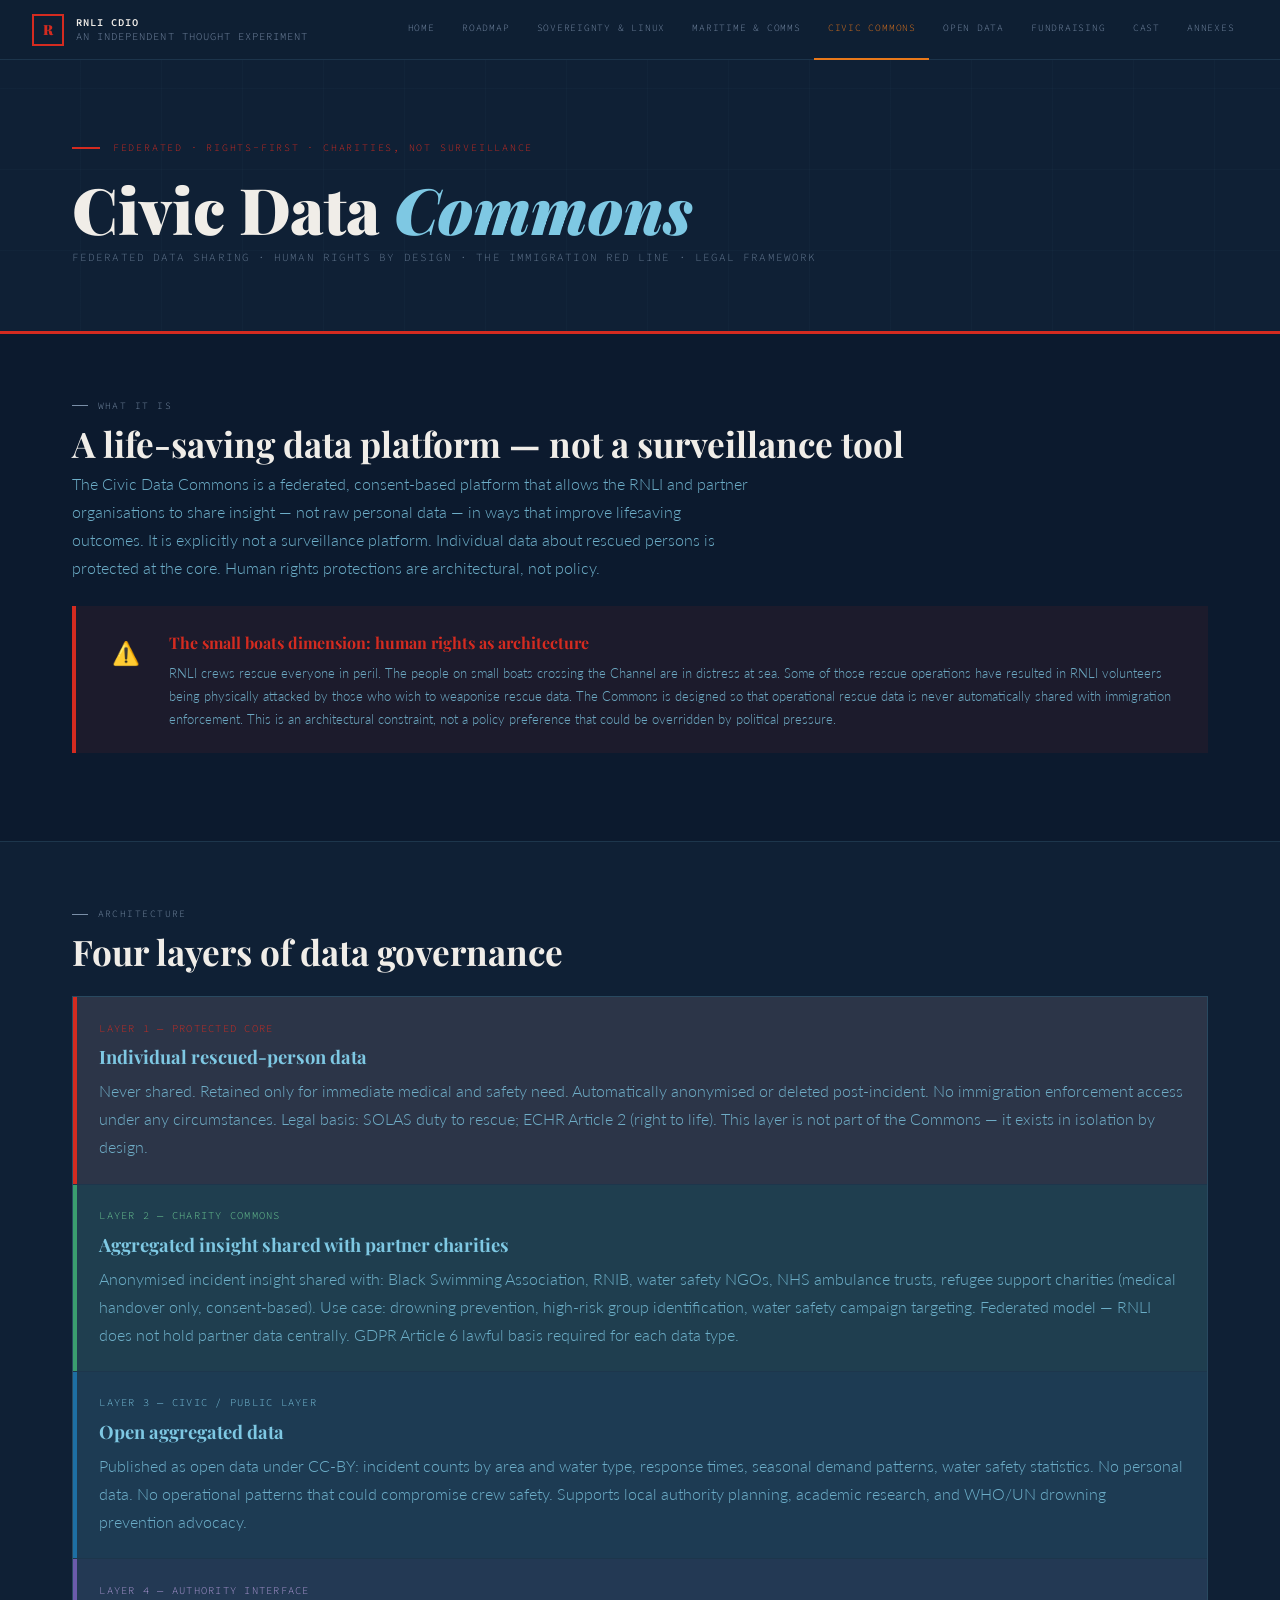
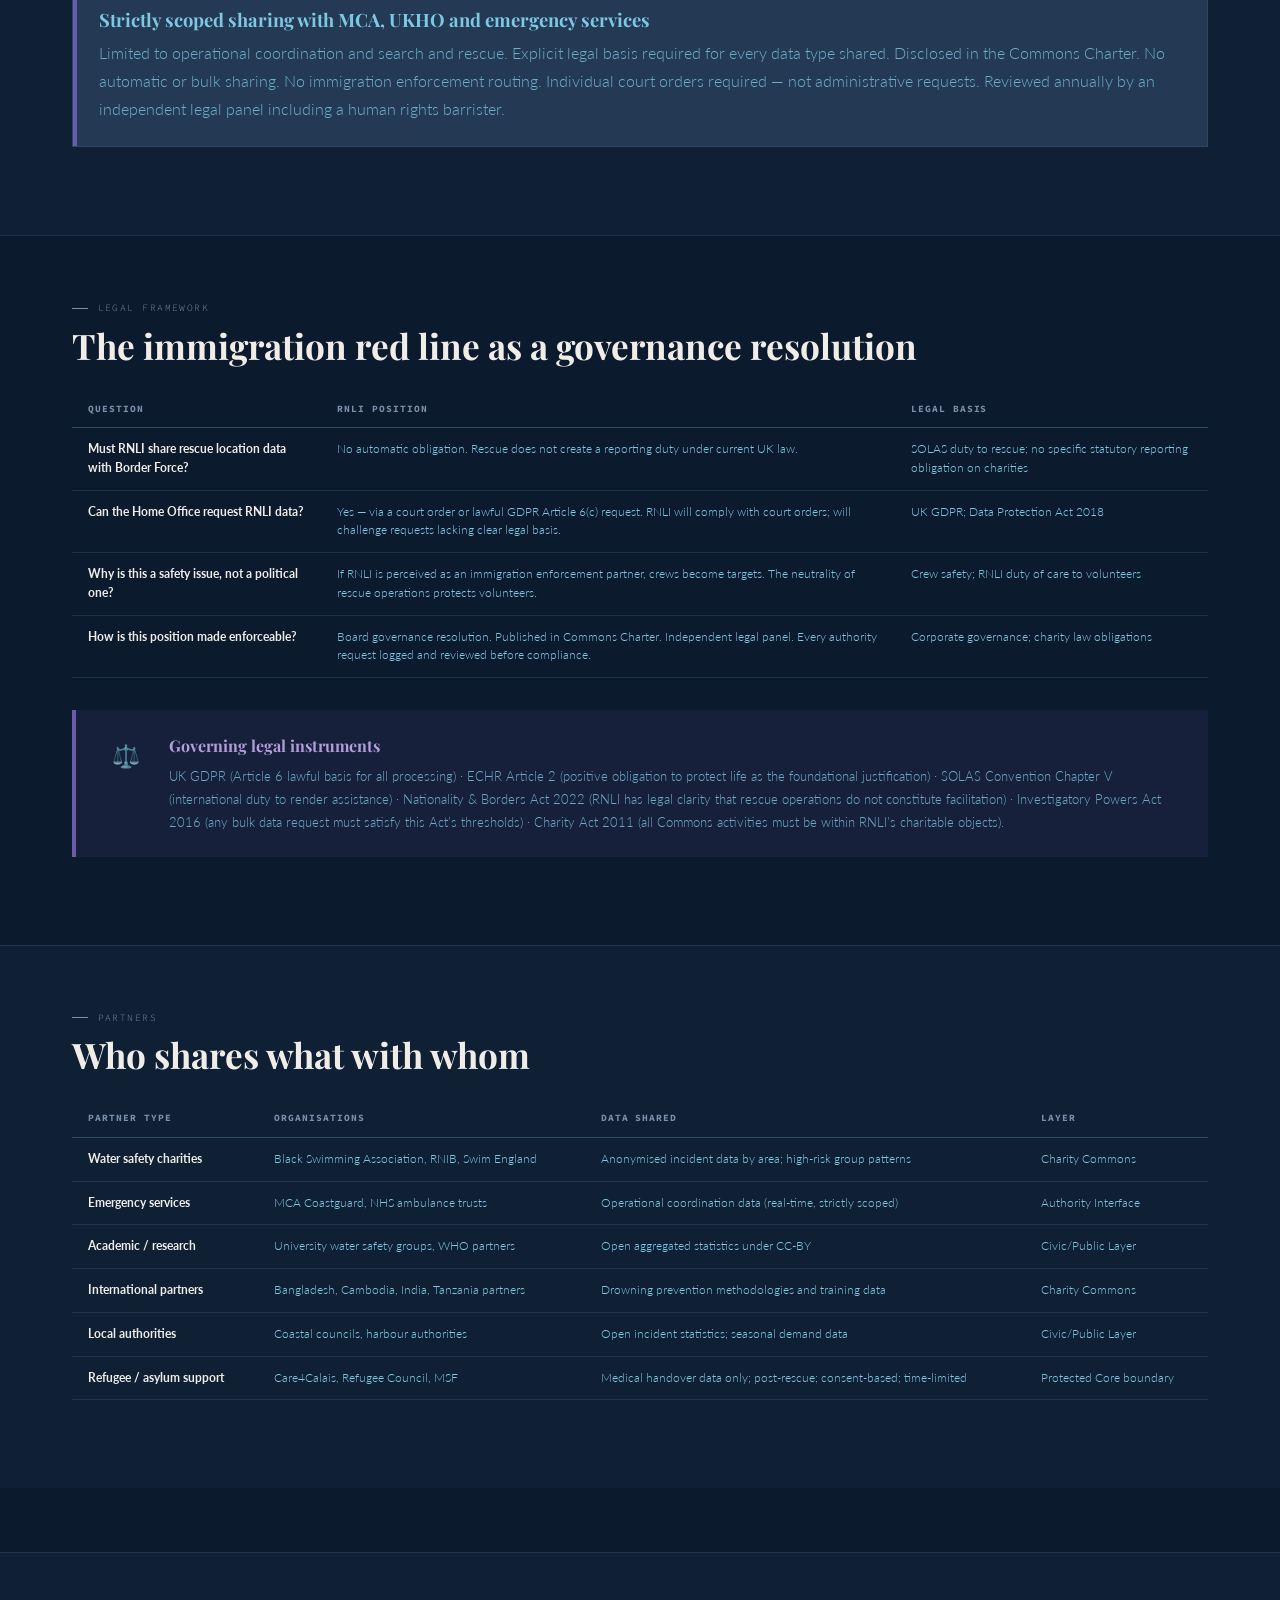
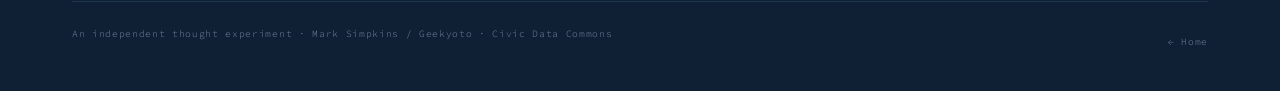
<file: civic-commons/index.html>
<!DOCTYPE html>
<html lang="en">
<head>
  <meta charset="UTF-8">
  <meta name="viewport" content="width=device-width, initial-scale=1.0">
  <title>Civic Data Commons — RNLI CDIO Digital Sovereignty Strategy (Independent thought experiment)</title>
  <link rel="stylesheet" href="/assets/style.css">
</head>
<body>
<nav class="site-nav" id="site-nav"></nav>
<div class="mobile-menu" id="mobile-menu"></div>
<div class="page-wrap">

  <section class="hero">
    <div class="container hero-inner">
      <div class="hero-tag">Federated · Rights-first · Charities, not surveillance</div>
      <h1>Civic Data <em>Commons</em></h1>
      <p class="hero-sub">Federated data sharing · Human rights by design · The immigration red line · Legal framework</p>
    </div>
  </section>

  <section class="section">
    <div class="container">
      <div class="section-label">What it is</div>
      <h2 class="section-title">A life-saving data platform — not a surveillance tool</h2>
      <p class="lead">The Civic Data Commons is a federated, consent-based platform that allows the RNLI and partner organisations to share insight — not raw personal data — in ways that improve lifesaving outcomes. It is explicitly not a surveillance platform. Individual data about rescued persons is protected at the core. Human rights protections are architectural, not policy.</p>

      <div class="callout callout-red mt-3">
        <div class="callout-icon">⚠️</div>
        <div>
          <h3>The small boats dimension: human rights as architecture</h3>
          <p>RNLI crews rescue everyone in peril. The people on small boats crossing the Channel are in distress at sea. Some of those rescue operations have resulted in RNLI volunteers being physically attacked by those who wish to weaponise rescue data. The Commons is designed so that operational rescue data is never automatically shared with immigration enforcement. This is an architectural constraint, not a policy preference that could be overridden by political pressure.</p>
        </div>
      </div>
    </div>
  </section>

  <section class="section" style="background:var(--deep);">
    <div class="container">
      <div class="section-label">Architecture</div>
      <h2 class="section-title">Four layers of data governance</h2>

      <div style="display:grid;grid-template-columns:1fr;gap:1px;background:var(--border);border:1px solid var(--border);margin:1.5rem 0;">
        <div style="background:rgba(212,43,32,0.08);padding:1.4rem;border-left:4px solid var(--red);">
          <div style="font-family:'Source Code Pro',monospace;font-size:0.65rem;letter-spacing:0.12em;text-transform:uppercase;color:var(--red);margin-bottom:0.5rem;">Layer 1 — Protected core</div>
          <h3 class="sub-title">Individual rescued-person data</h3>
          <p>Never shared. Retained only for immediate medical and safety need. Automatically anonymised or deleted post-incident. No immigration enforcement access under any circumstances. Legal basis: SOLAS duty to rescue; ECHR Article 2 (right to life). This layer is not part of the Commons — it exists in isolation by design.</p>
        </div>
        <div style="background:rgba(58,158,111,0.08);padding:1.4rem;border-left:4px solid var(--green);">
          <div style="font-family:'Source Code Pro',monospace;font-size:0.65rem;letter-spacing:0.12em;text-transform:uppercase;color:#6fcf97;margin-bottom:0.5rem;">Layer 2 — Charity commons</div>
          <h3 class="sub-title">Aggregated insight shared with partner charities</h3>
          <p>Anonymised incident insight shared with: Black Swimming Association, RNIB, water safety NGOs, NHS ambulance trusts, refugee support charities (medical handover only, consent-based). Use case: drowning prevention, high-risk group identification, water safety campaign targeting. Federated model — RNLI does not hold partner data centrally. GDPR Article 6 lawful basis required for each data type.</p>
        </div>
        <div style="background:rgba(29,111,164,0.08);padding:1.4rem;border-left:4px solid var(--sea);">
          <div style="font-family:'Source Code Pro',monospace;font-size:0.65rem;letter-spacing:0.12em;text-transform:uppercase;color:var(--foam);margin-bottom:0.5rem;">Layer 3 — Civic / public layer</div>
          <h3 class="sub-title">Open aggregated data</h3>
          <p>Published as open data under CC-BY: incident counts by area and water type, response times, seasonal demand patterns, water safety statistics. No personal data. No operational patterns that could compromise crew safety. Supports local authority planning, academic research, and WHO/UN drowning prevention advocacy.</p>
        </div>
        <div style="background:rgba(107,91,171,0.08);padding:1.4rem;border-left:4px solid var(--violet);">
          <div style="font-family:'Source Code Pro',monospace;font-size:0.65rem;letter-spacing:0.12em;text-transform:uppercase;color:#b39ddb;margin-bottom:0.5rem;">Layer 4 — Authority interface</div>
          <h3 class="sub-title">Strictly scoped sharing with MCA, UKHO and emergency services</h3>
          <p>Limited to operational coordination and search and rescue. Explicit legal basis required for every data type shared. Disclosed in the Commons Charter. No automatic or bulk sharing. No immigration enforcement routing. Individual court orders required — not administrative requests. Reviewed annually by an independent legal panel including a human rights barrister.</p>
        </div>
      </div>
    </div>
  </section>

  <section class="section">
    <div class="container">
      <div class="section-label">Legal framework</div>
      <h2 class="section-title">The immigration red line as a governance resolution</h2>

      <div class="table-wrap mt-3">
        <table>
          <thead><tr><th>Question</th><th>RNLI position</th><th>Legal basis</th></tr></thead>
          <tbody>
            <tr><td>Must RNLI share rescue location data with Border Force?</td><td>No automatic obligation. Rescue does not create a reporting duty under current UK law.</td><td>SOLAS duty to rescue; no specific statutory reporting obligation on charities</td></tr>
            <tr><td>Can the Home Office request RNLI data?</td><td>Yes — via a court order or lawful GDPR Article 6(c) request. RNLI will comply with court orders; will challenge requests lacking clear legal basis.</td><td>UK GDPR; Data Protection Act 2018</td></tr>
            <tr><td>Why is this a safety issue, not a political one?</td><td>If RNLI is perceived as an immigration enforcement partner, crews become targets. The neutrality of rescue operations protects volunteers.</td><td>Crew safety; RNLI duty of care to volunteers</td></tr>
            <tr><td>How is this position made enforceable?</td><td>Board governance resolution. Published in Commons Charter. Independent legal panel. Every authority request logged and reviewed before compliance.</td><td>Corporate governance; charity law obligations</td></tr>
          </tbody>
        </table>
      </div>

      <div class="callout callout-violet mt-4">
        <div class="callout-icon">⚖️</div>
        <div>
          <h3>Governing legal instruments</h3>
          <p>UK GDPR (Article 6 lawful basis for all processing) · ECHR Article 2 (positive obligation to protect life as the foundational justification) · SOLAS Convention Chapter V (international duty to render assistance) · Nationality &amp; Borders Act 2022 (RNLI has legal clarity that rescue operations do not constitute facilitation) · Investigatory Powers Act 2016 (any bulk data request must satisfy this Act's thresholds) · Charity Act 2011 (all Commons activities must be within RNLI's charitable objects).</p>
        </div>
      </div>
    </div>
  </section>

  <section class="section" style="background:var(--deep);">
    <div class="container">
      <div class="section-label">Partners</div>
      <h2 class="section-title">Who shares what with whom</h2>
      <div class="table-wrap mt-3">
        <table>
          <thead><tr><th>Partner type</th><th>Organisations</th><th>Data shared</th><th>Layer</th></tr></thead>
          <tbody>
            <tr><td>Water safety charities</td><td>Black Swimming Association, RNIB, Swim England</td><td>Anonymised incident data by area; high-risk group patterns</td><td>Charity Commons</td></tr>
            <tr><td>Emergency services</td><td>MCA Coastguard, NHS ambulance trusts</td><td>Operational coordination data (real-time, strictly scoped)</td><td>Authority Interface</td></tr>
            <tr><td>Academic / research</td><td>University water safety groups, WHO partners</td><td>Open aggregated statistics under CC-BY</td><td>Civic/Public Layer</td></tr>
            <tr><td>International partners</td><td>Bangladesh, Cambodia, India, Tanzania partners</td><td>Drowning prevention methodologies and training data</td><td>Charity Commons</td></tr>
            <tr><td>Local authorities</td><td>Coastal councils, harbour authorities</td><td>Open incident statistics; seasonal demand data</td><td>Civic/Public Layer</td></tr>
            <tr><td>Refugee / asylum support</td><td>Care4Calais, Refugee Council, MSF</td><td>Medical handover data only; post-rescue; consent-based; time-limited</td><td>Protected Core boundary</td></tr>
          </tbody>
        </table>
      </div>
    </div>
  </section>

</div>
<footer>
  <div class="container">
    <div class="footer-bottom">
      <p>An independent thought experiment · <a href="https://www.geekyoto.com/" target="_blank" rel="noopener" style="color:var(--grey);text-decoration:none;">Mark Simpkins / Geekyoto</a> · Civic Data Commons</p>
      <p><a href="/" style="color:var(--grey);text-decoration:none;">← Home</a></p>
    </div>
  </div>
</footer>
<script src="/assets/nav.js"></script>
<script>buildNav('/civic-commons');</script>
</body>
</html>
</file>
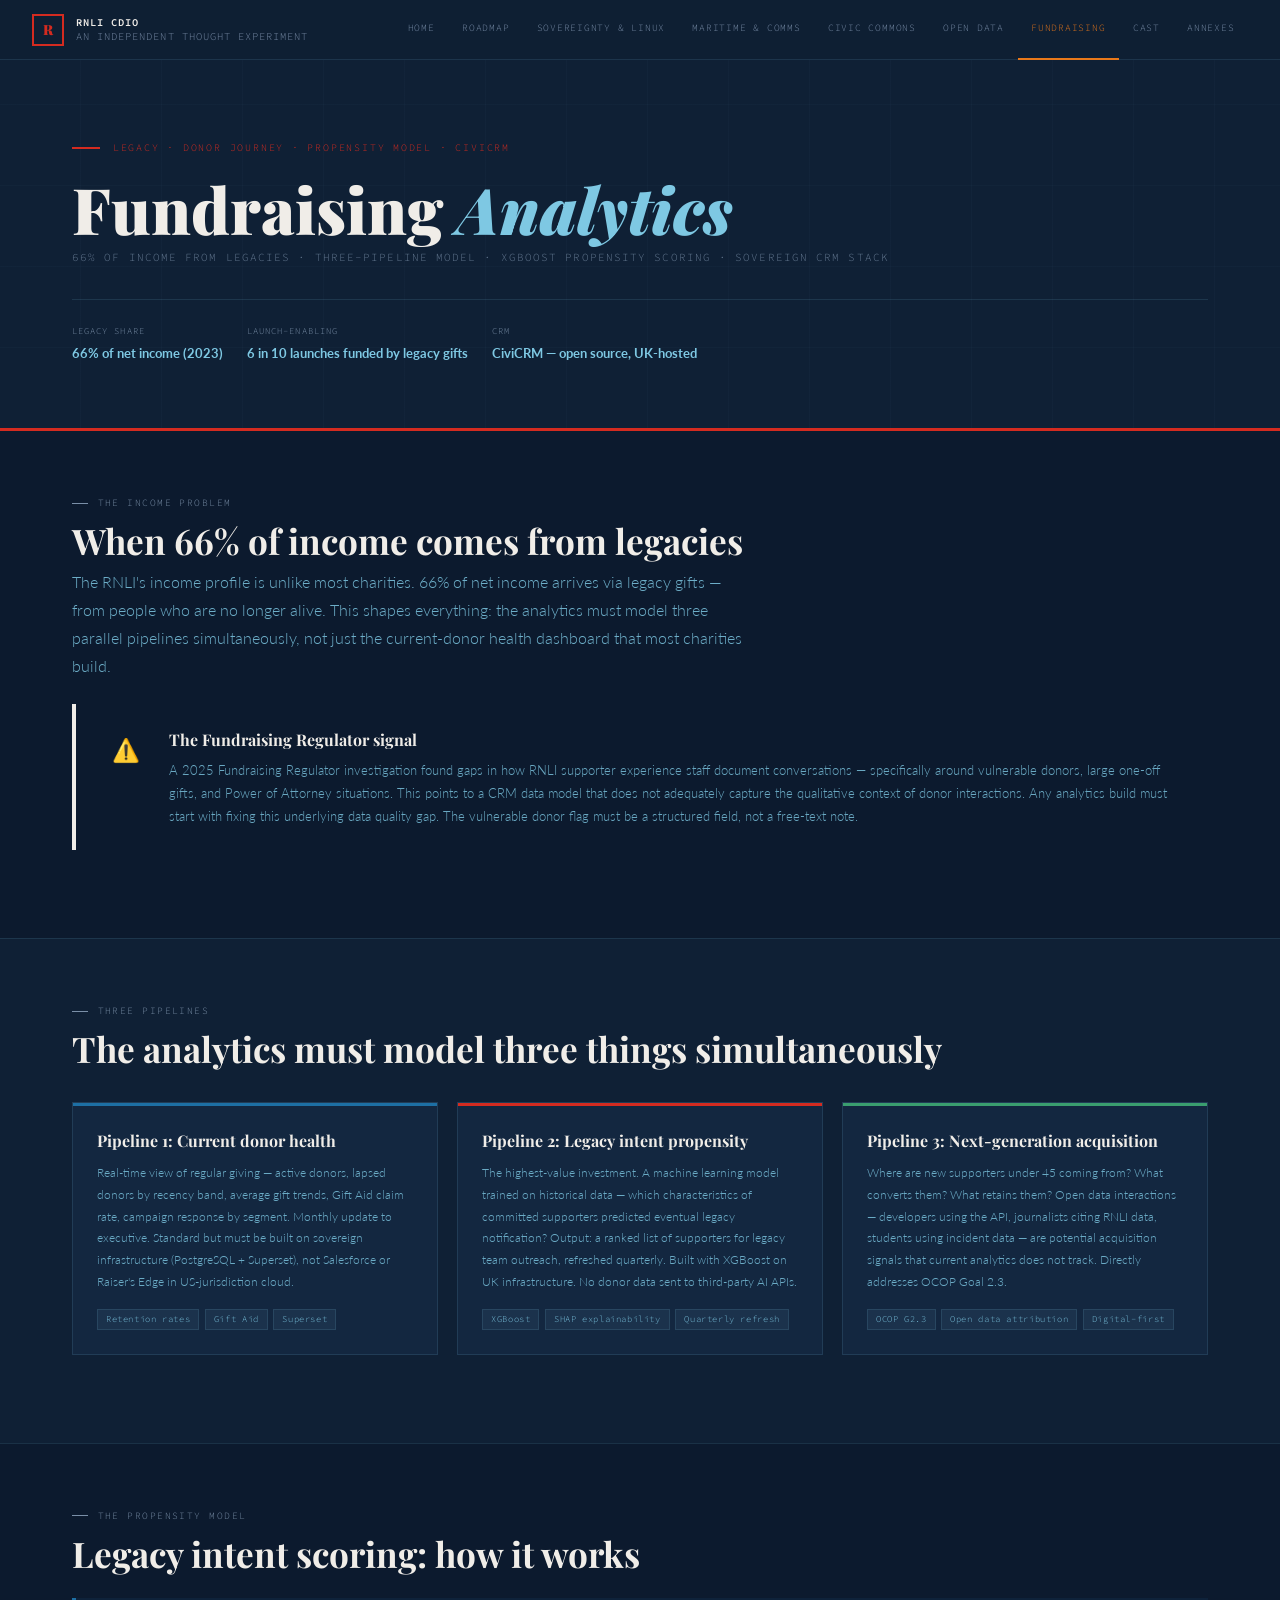
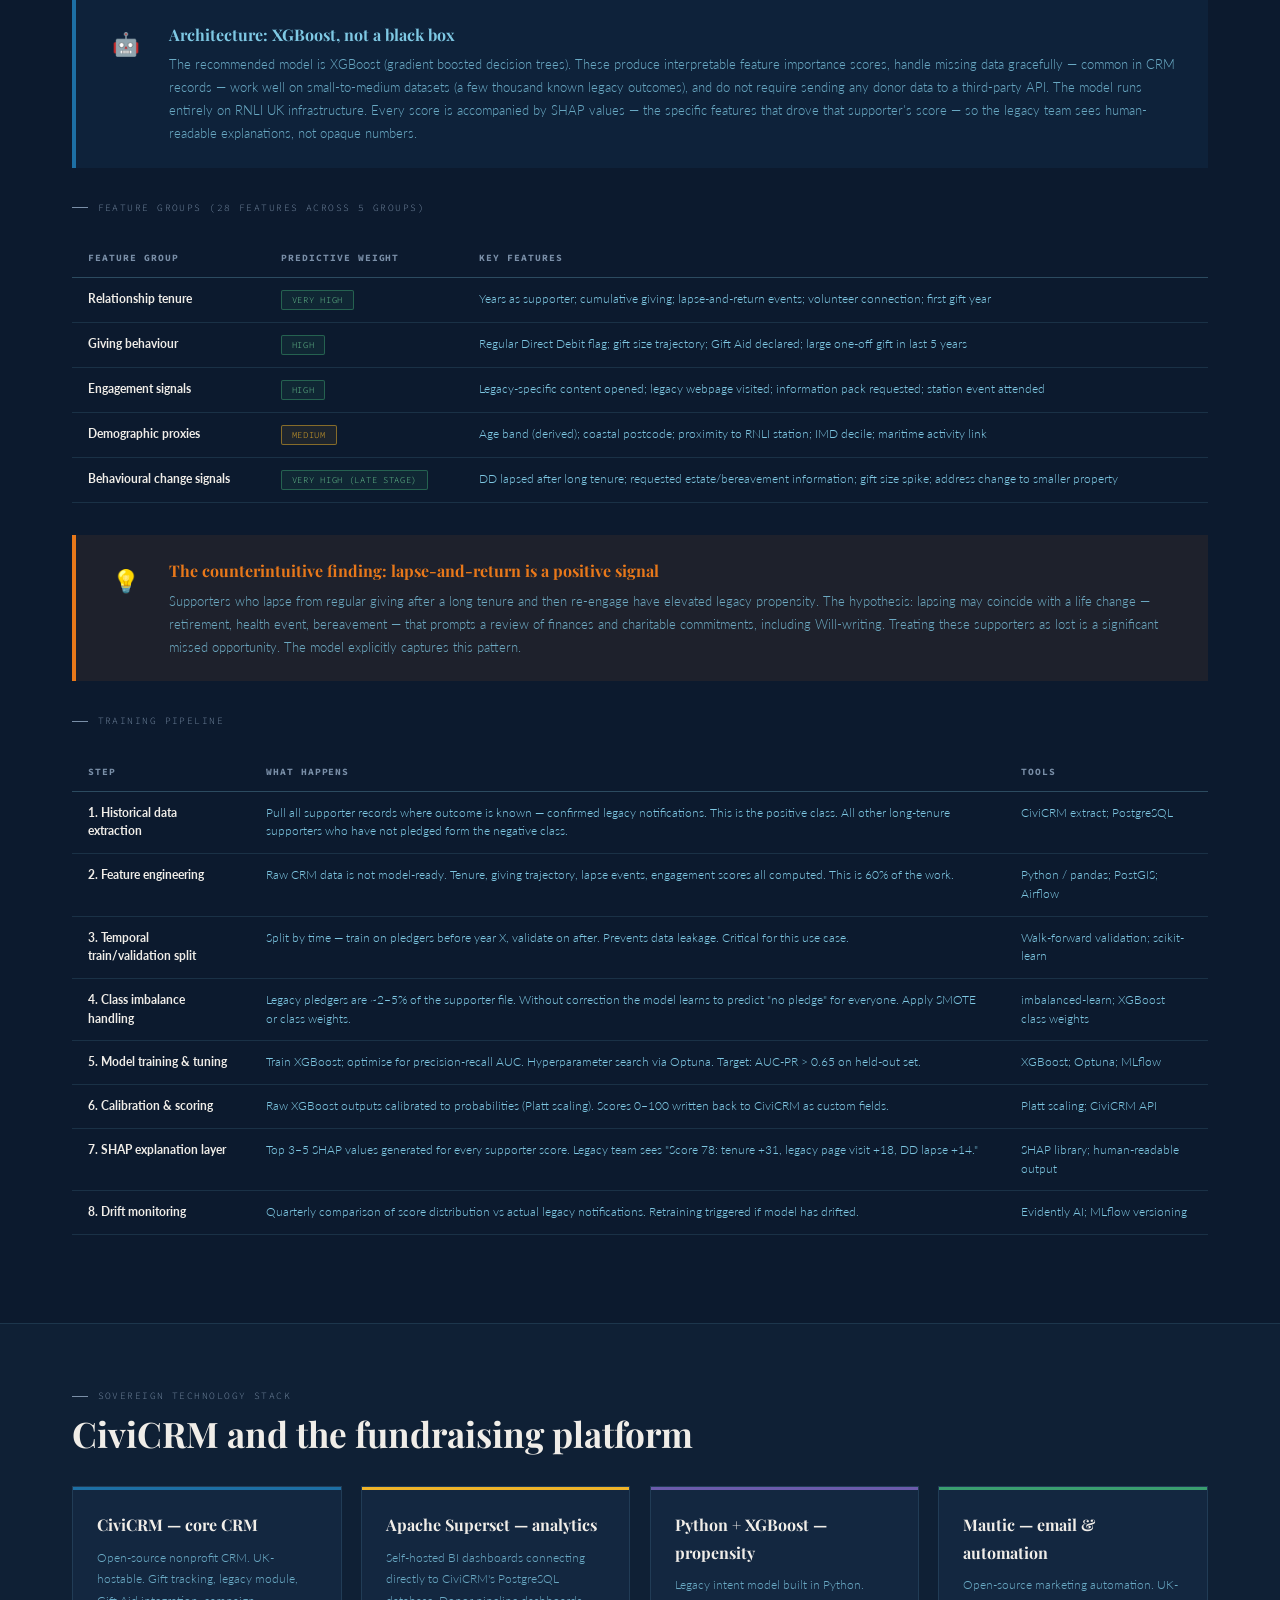
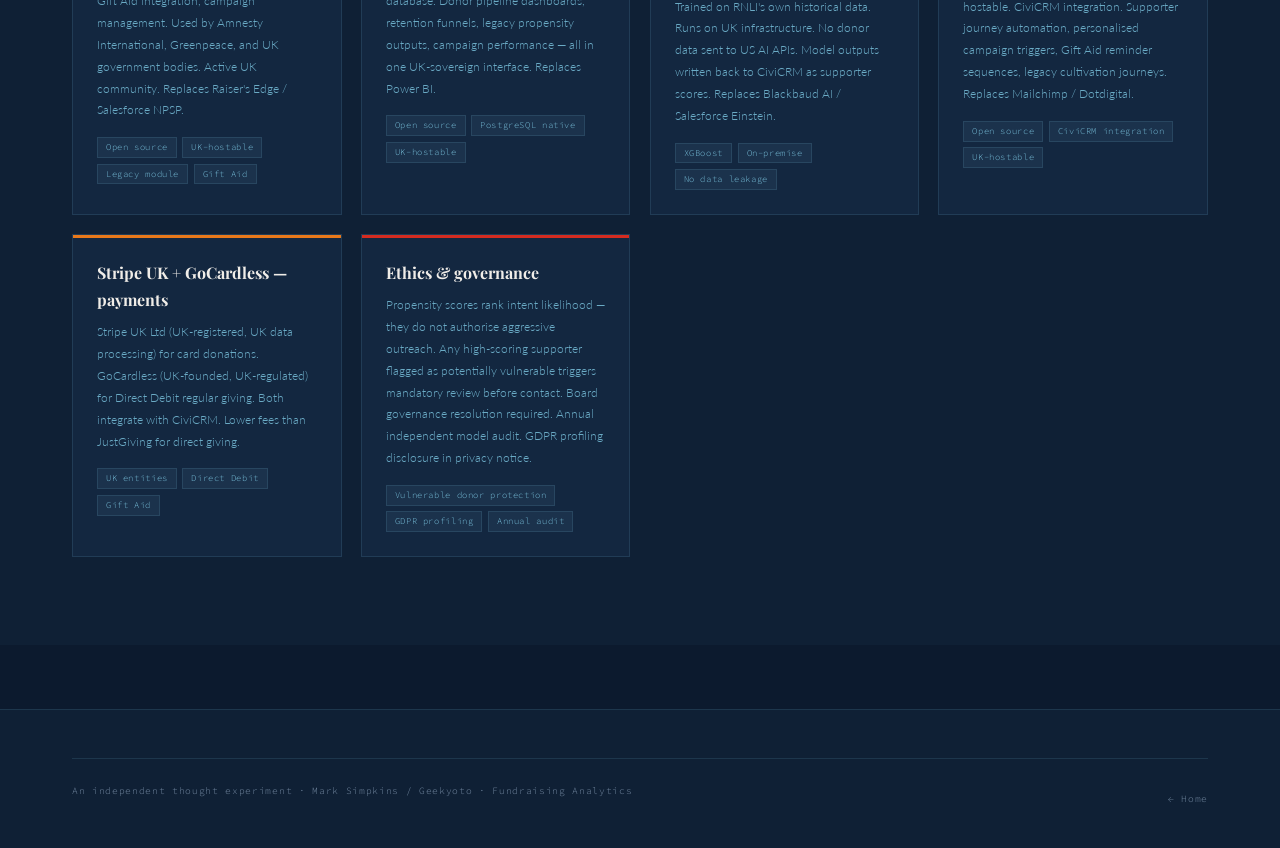
<file: fundraising/index.html>
<!DOCTYPE html>
<html lang="en">
<head>
  <meta charset="UTF-8">
  <meta name="viewport" content="width=device-width, initial-scale=1.0">
  <title>Fundraising Analytics — RNLI CDIO Digital Sovereignty Strategy (Independent thought experiment)</title>
  <link rel="stylesheet" href="/assets/style.css">
</head>
<body>
<nav class="site-nav" id="site-nav"></nav>
<div class="mobile-menu" id="mobile-menu"></div>
<div class="page-wrap">

  <section class="hero">
    <div class="container hero-inner">
      <div class="hero-tag">Legacy · Donor journey · Propensity model · CiviCRM</div>
      <h1>Fundraising <em>Analytics</em></h1>
      <p class="hero-sub">66% of income from legacies · Three-pipeline model · XGBoost propensity scoring · Sovereign CRM stack</p>
      <div class="hero-meta">
        <div class="hero-meta-item"><span class="hero-meta-label">Legacy share</span><span class="hero-meta-value">66% of net income (2023)</span></div>
        <div class="hero-meta-item"><span class="hero-meta-label">Launch-enabling</span><span class="hero-meta-value">6 in 10 launches funded by legacy gifts</span></div>
        <div class="hero-meta-item"><span class="hero-meta-label">CRM</span><span class="hero-meta-value">CiviCRM — open source, UK-hosted</span></div>
      </div>
    </div>
  </section>

  <section class="section">
    <div class="container">
      <div class="section-label">The income problem</div>
      <h2 class="section-title">When 66% of income comes from legacies</h2>
      <p class="lead">The RNLI's income profile is unlike most charities. 66% of net income arrives via legacy gifts — from people who are no longer alive. This shapes everything: the analytics must model three parallel pipelines simultaneously, not just the current-donor health dashboard that most charities build.</p>

      <div class="callout callout-amber mt-3">
        <div class="callout-icon">⚠️</div>
        <div>
          <h3>The Fundraising Regulator signal</h3>
          <p>A 2025 Fundraising Regulator investigation found gaps in how RNLI supporter experience staff document conversations — specifically around vulnerable donors, large one-off gifts, and Power of Attorney situations. This points to a CRM data model that does not adequately capture the qualitative context of donor interactions. Any analytics build must start with fixing this underlying data quality gap. The vulnerable donor flag must be a structured field, not a free-text note.</p>
        </div>
      </div>
    </div>
  </section>

  <section class="section" style="background:var(--deep);">
    <div class="container">
      <div class="section-label">Three pipelines</div>
      <h2 class="section-title">The analytics must model three things simultaneously</h2>
      <div class="card-grid mt-4">
        <div class="card">
          <div class="card-accent" style="background:var(--sea);"></div>
          <h3>Pipeline 1: Current donor health</h3>
          <p>Real-time view of regular giving — active donors, lapsed donors by recency band, average gift trends, Gift Aid claim rate, campaign response by segment. Monthly update to executive. Standard but must be built on sovereign infrastructure (PostgreSQL + Superset), not Salesforce or Raiser's Edge in US-jurisdiction cloud.</p>
          <div class="tags"><span class="tag">Retention rates</span><span class="tag">Gift Aid</span><span class="tag">Superset</span></div>
        </div>
        <div class="card">
          <div class="card-accent" style="background:var(--red);"></div>
          <h3>Pipeline 2: Legacy intent propensity</h3>
          <p>The highest-value investment. A machine learning model trained on historical data — which characteristics of committed supporters predicted eventual legacy notification? Output: a ranked list of supporters for legacy team outreach, refreshed quarterly. Built with XGBoost on UK infrastructure. No donor data sent to third-party AI APIs.</p>
          <div class="tags"><span class="tag">XGBoost</span><span class="tag">SHAP explainability</span><span class="tag">Quarterly refresh</span></div>
        </div>
        <div class="card">
          <div class="card-accent" style="background:var(--green);"></div>
          <h3>Pipeline 3: Next-generation acquisition</h3>
          <p>Where are new supporters under 45 coming from? What converts them? What retains them? Open data interactions — developers using the API, journalists citing RNLI data, students using incident data — are potential acquisition signals that current analytics does not track. Directly addresses OCOP Goal 2.3.</p>
          <div class="tags"><span class="tag">OCOP G2.3</span><span class="tag">Open data attribution</span><span class="tag">Digital-first</span></div>
        </div>
      </div>
    </div>
  </section>

  <section class="section">
    <div class="container">
      <div class="section-label">The propensity model</div>
      <h2 class="section-title">Legacy intent scoring: how it works</h2>

      <div class="callout callout-sea mt-3">
        <div class="callout-icon">🤖</div>
        <div>
          <h3>Architecture: XGBoost, not a black box</h3>
          <p>The recommended model is XGBoost (gradient boosted decision trees). These produce interpretable feature importance scores, handle missing data gracefully — common in CRM records — work well on small-to-medium datasets (a few thousand known legacy outcomes), and do not require sending any donor data to a third-party API. The model runs entirely on RNLI UK infrastructure. Every score is accompanied by SHAP values — the specific features that drove that supporter's score — so the legacy team sees human-readable explanations, not opaque numbers.</p>
        </div>
      </div>

      <div class="section-label mt-4">Feature groups (28 features across 5 groups)</div>
      <div class="table-wrap mt-3">
        <table>
          <thead><tr><th>Feature group</th><th>Predictive weight</th><th>Key features</th></tr></thead>
          <tbody>
            <tr><td>Relationship tenure</td><td><span class="pill pill-green">Very high</span></td><td>Years as supporter; cumulative giving; lapse-and-return events; volunteer connection; first gift year</td></tr>
            <tr><td>Giving behaviour</td><td><span class="pill pill-green">High</span></td><td>Regular Direct Debit flag; gift size trajectory; Gift Aid declared; large one-off gift in last 5 years</td></tr>
            <tr><td>Engagement signals</td><td><span class="pill pill-green">High</span></td><td>Legacy-specific content opened; legacy webpage visited; information pack requested; station event attended</td></tr>
            <tr><td>Demographic proxies</td><td><span class="pill pill-yellow">Medium</span></td><td>Age band (derived); coastal postcode; proximity to RNLI station; IMD decile; maritime activity link</td></tr>
            <tr><td>Behavioural change signals</td><td><span class="pill pill-green">Very high (late stage)</span></td><td>DD lapsed after long tenure; requested estate/bereavement information; gift size spike; address change to smaller property</td></tr>
          </tbody>
        </table>
      </div>

      <div class="callout callout-orange mt-4">
        <div class="callout-icon">💡</div>
        <div>
          <h3>The counterintuitive finding: lapse-and-return is a positive signal</h3>
          <p>Supporters who lapse from regular giving after a long tenure and then re-engage have elevated legacy propensity. The hypothesis: lapsing may coincide with a life change — retirement, health event, bereavement — that prompts a review of finances and charitable commitments, including Will-writing. Treating these supporters as lost is a significant missed opportunity. The model explicitly captures this pattern.</p>
        </div>
      </div>

      <div class="section-label mt-4">Training pipeline</div>
      <div class="table-wrap mt-3">
        <table>
          <thead><tr><th>Step</th><th>What happens</th><th>Tools</th></tr></thead>
          <tbody>
            <tr><td>1. Historical data extraction</td><td>Pull all supporter records where outcome is known — confirmed legacy notifications. This is the positive class. All other long-tenure supporters who have not pledged form the negative class.</td><td>CiviCRM extract; PostgreSQL</td></tr>
            <tr><td>2. Feature engineering</td><td>Raw CRM data is not model-ready. Tenure, giving trajectory, lapse events, engagement scores all computed. This is 60% of the work.</td><td>Python / pandas; PostGIS; Airflow</td></tr>
            <tr><td>3. Temporal train/validation split</td><td>Split by time — train on pledgers before year X, validate on after. Prevents data leakage. Critical for this use case.</td><td>Walk-forward validation; scikit-learn</td></tr>
            <tr><td>4. Class imbalance handling</td><td>Legacy pledgers are ~2–5% of the supporter file. Without correction the model learns to predict "no pledge" for everyone. Apply SMOTE or class weights.</td><td>imbalanced-learn; XGBoost class weights</td></tr>
            <tr><td>5. Model training &amp; tuning</td><td>Train XGBoost; optimise for precision-recall AUC. Hyperparameter search via Optuna. Target: AUC-PR &gt; 0.65 on held-out set.</td><td>XGBoost; Optuna; MLflow</td></tr>
            <tr><td>6. Calibration &amp; scoring</td><td>Raw XGBoost outputs calibrated to probabilities (Platt scaling). Scores 0–100 written back to CiviCRM as custom fields.</td><td>Platt scaling; CiviCRM API</td></tr>
            <tr><td>7. SHAP explanation layer</td><td>Top 3–5 SHAP values generated for every supporter score. Legacy team sees "Score 78: tenure +31, legacy page visit +18, DD lapse +14."</td><td>SHAP library; human-readable output</td></tr>
            <tr><td>8. Drift monitoring</td><td>Quarterly comparison of score distribution vs actual legacy notifications. Retraining triggered if model has drifted.</td><td>Evidently AI; MLflow versioning</td></tr>
          </tbody>
        </table>
      </div>
    </div>
  </section>

  <section class="section" style="background:var(--deep);">
    <div class="container">
      <div class="section-label">Sovereign technology stack</div>
      <h2 class="section-title">CiviCRM and the fundraising platform</h2>

      <div class="card-grid mt-4">
        <div class="card">
          <div class="card-accent" style="background:var(--sea);"></div>
          <h3>CiviCRM — core CRM</h3>
          <p>Open-source nonprofit CRM. UK-hostable. Gift tracking, legacy module, Gift Aid integration, campaign management. Used by Amnesty International, Greenpeace, and UK government bodies. Active UK community. Replaces Raiser's Edge / Salesforce NPSP.</p>
          <div class="tags"><span class="tag">Open source</span><span class="tag">UK-hostable</span><span class="tag">Legacy module</span><span class="tag">Gift Aid</span></div>
        </div>
        <div class="card">
          <div class="card-accent" style="background:var(--yellow);"></div>
          <h3>Apache Superset — analytics</h3>
          <p>Self-hosted BI dashboards connecting directly to CiviCRM's PostgreSQL database. Donor pipeline dashboards, retention funnels, legacy propensity outputs, campaign performance — all in one UK-sovereign interface. Replaces Power BI.</p>
          <div class="tags"><span class="tag">Open source</span><span class="tag">PostgreSQL native</span><span class="tag">UK-hostable</span></div>
        </div>
        <div class="card">
          <div class="card-accent" style="background:var(--violet);"></div>
          <h3>Python + XGBoost — propensity</h3>
          <p>Legacy intent model built in Python. Trained on RNLI's own historical data. Runs on UK infrastructure. No donor data sent to US AI APIs. Model outputs written back to CiviCRM as supporter scores. Replaces Blackbaud AI / Salesforce Einstein.</p>
          <div class="tags"><span class="tag">XGBoost</span><span class="tag">On-premise</span><span class="tag">No data leakage</span></div>
        </div>
        <div class="card">
          <div class="card-accent" style="background:var(--green);"></div>
          <h3>Mautic — email &amp; automation</h3>
          <p>Open-source marketing automation. UK-hostable. CiviCRM integration. Supporter journey automation, personalised campaign triggers, Gift Aid reminder sequences, legacy cultivation journeys. Replaces Mailchimp / Dotdigital.</p>
          <div class="tags"><span class="tag">Open source</span><span class="tag">CiviCRM integration</span><span class="tag">UK-hostable</span></div>
        </div>
        <div class="card">
          <div class="card-accent" style="background:var(--orange);"></div>
          <h3>Stripe UK + GoCardless — payments</h3>
          <p>Stripe UK Ltd (UK-registered, UK data processing) for card donations. GoCardless (UK-founded, UK-regulated) for Direct Debit regular giving. Both integrate with CiviCRM. Lower fees than JustGiving for direct giving.</p>
          <div class="tags"><span class="tag">UK entities</span><span class="tag">Direct Debit</span><span class="tag">Gift Aid</span></div>
        </div>
        <div class="card">
          <div class="card-accent" style="background:var(--red);"></div>
          <h3>Ethics &amp; governance</h3>
          <p>Propensity scores rank intent likelihood — they do not authorise aggressive outreach. Any high-scoring supporter flagged as potentially vulnerable triggers mandatory review before contact. Board governance resolution required. Annual independent model audit. GDPR profiling disclosure in privacy notice.</p>
          <div class="tags"><span class="tag">Vulnerable donor protection</span><span class="tag">GDPR profiling</span><span class="tag">Annual audit</span></div>
        </div>
      </div>
    </div>
  </section>

</div>
<footer>
  <div class="container">
    <div class="footer-bottom">
      <p>An independent thought experiment · <a href="https://www.geekyoto.com/" target="_blank" rel="noopener" style="color:var(--grey);text-decoration:none;">Mark Simpkins / Geekyoto</a> · Fundraising Analytics</p>
      <p><a href="/" style="color:var(--grey);text-decoration:none;">← Home</a></p>
    </div>
  </div>
</footer>
<script src="/assets/nav.js"></script>
<script>buildNav('/fundraising');</script>
</body>
</html>
</file>
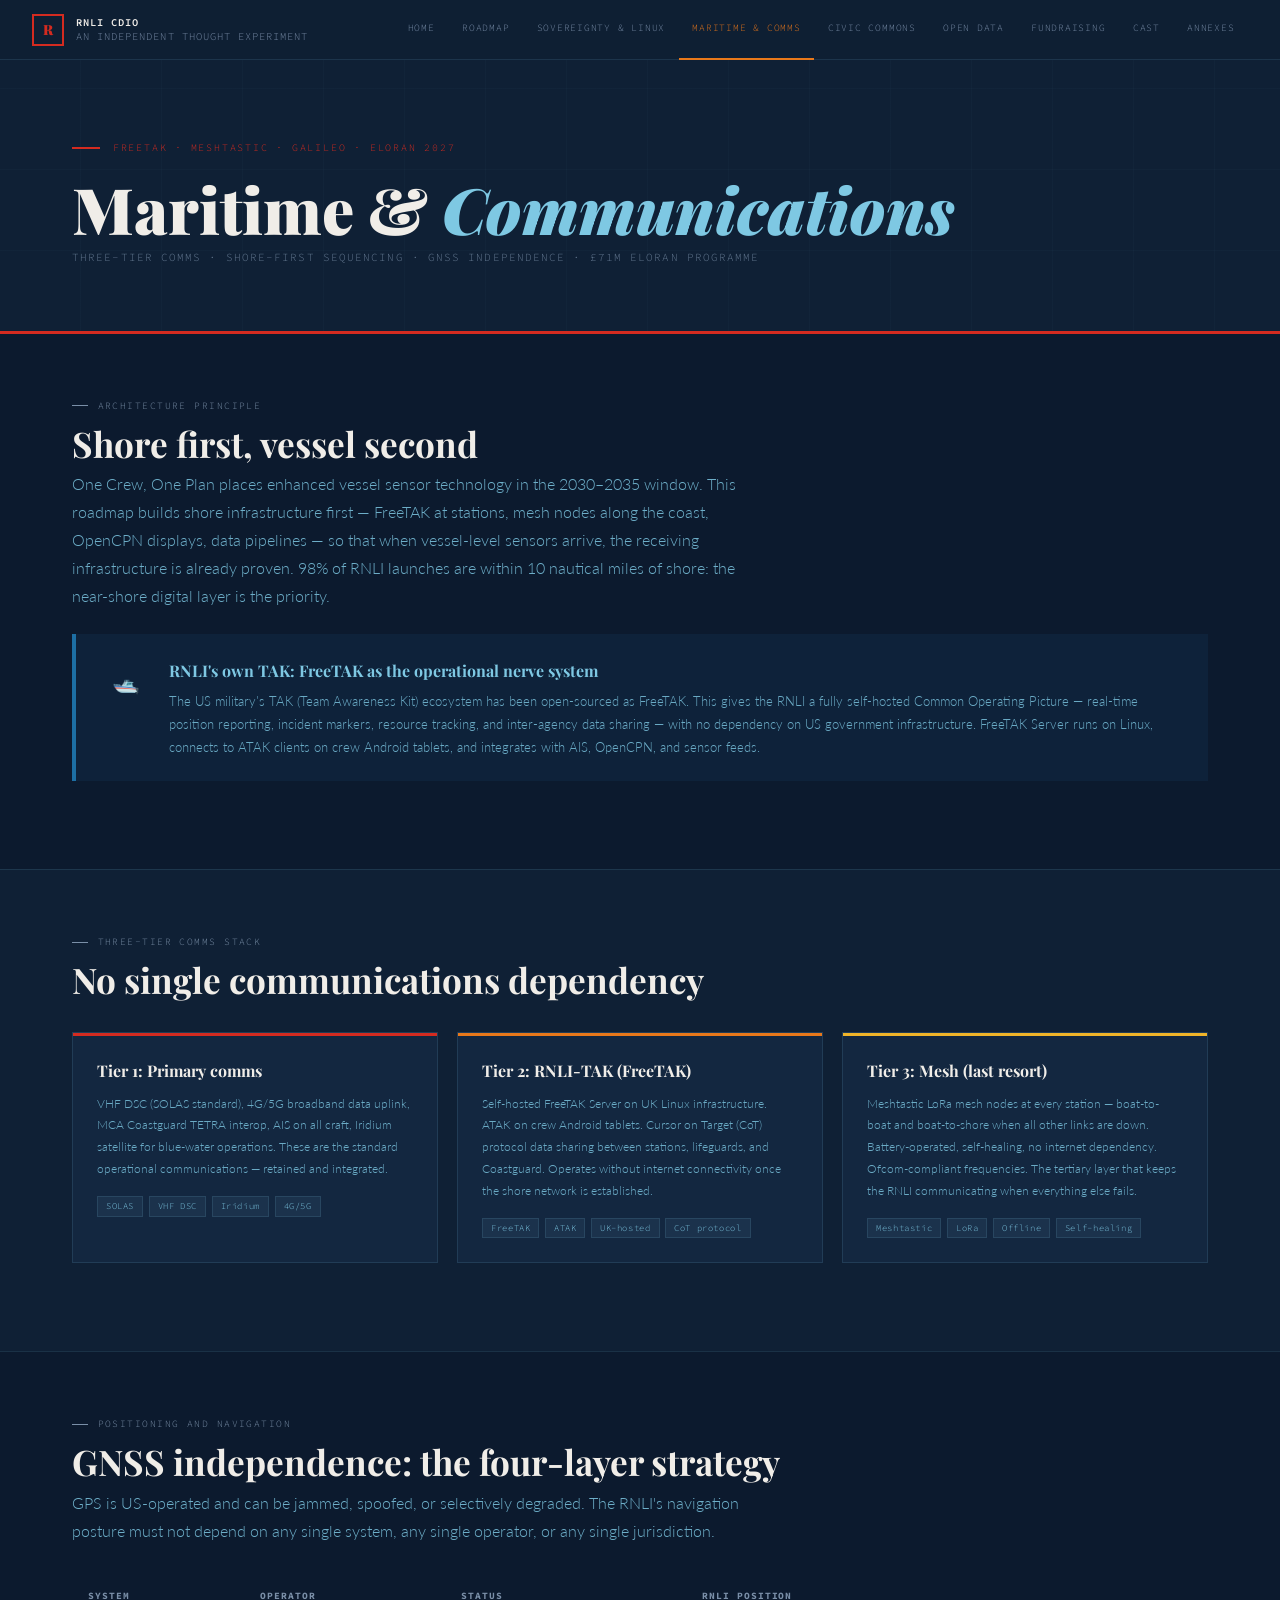
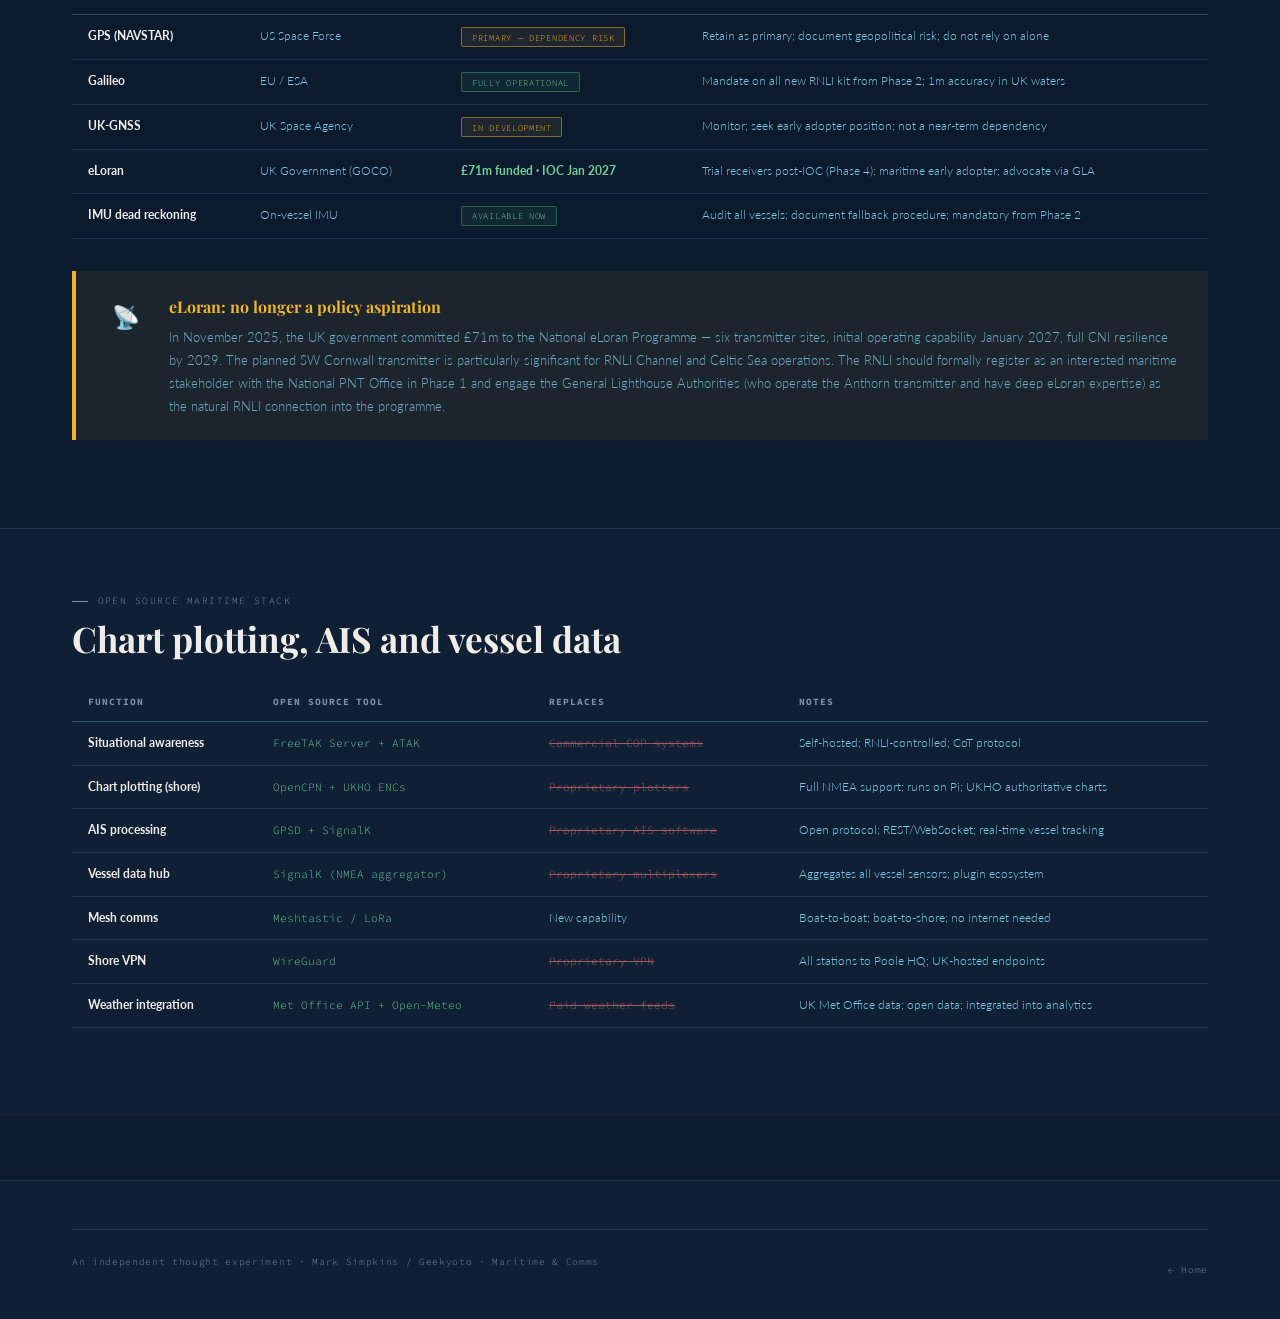
<file: maritime/index.html>
<!DOCTYPE html>
<html lang="en">
<head>
  <meta charset="UTF-8">
  <meta name="viewport" content="width=device-width, initial-scale=1.0">
  <title>Maritime & Comms — RNLI CDIO Digital Sovereignty Strategy (Independent thought experiment)</title>
  <link rel="stylesheet" href="/assets/style.css">
</head>
<body>
<nav class="site-nav" id="site-nav"></nav>
<div class="mobile-menu" id="mobile-menu"></div>
<div class="page-wrap">

  <section class="hero">
    <div class="container hero-inner">
      <div class="hero-tag">FreeTAK · Meshtastic · Galileo · eLoran 2027</div>
      <h1>Maritime &amp; <em>Communications</em></h1>
      <p class="hero-sub">Three-tier comms · Shore-first sequencing · GNSS independence · £71m eLoran programme</p>
    </div>
  </section>

  <section class="section">
    <div class="container">
      <div class="section-label">Architecture principle</div>
      <h2 class="section-title">Shore first, vessel second</h2>
      <p class="lead">One Crew, One Plan places enhanced vessel sensor technology in the 2030–2035 window. This roadmap builds shore infrastructure first — FreeTAK at stations, mesh nodes along the coast, OpenCPN displays, data pipelines — so that when vessel-level sensors arrive, the receiving infrastructure is already proven. 98% of RNLI launches are within 10 nautical miles of shore: the near-shore digital layer is the priority.</p>

      <div class="callout callout-sea mt-3">
        <div class="callout-icon">🛥️</div>
        <div>
          <h3>RNLI's own TAK: FreeTAK as the operational nerve system</h3>
          <p>The US military's TAK (Team Awareness Kit) ecosystem has been open-sourced as FreeTAK. This gives the RNLI a fully self-hosted Common Operating Picture — real-time position reporting, incident markers, resource tracking, and inter-agency data sharing — with no dependency on US government infrastructure. FreeTAK Server runs on Linux, connects to ATAK clients on crew Android tablets, and integrates with AIS, OpenCPN, and sensor feeds.</p>
        </div>
      </div>
    </div>
  </section>

  <section class="section" style="background:var(--deep);">
    <div class="container">
      <div class="section-label">Three-tier comms stack</div>
      <h2 class="section-title">No single communications dependency</h2>

      <div class="card-grid mt-4">
        <div class="card">
          <div class="card-accent" style="background:var(--red);"></div>
          <h3>Tier 1: Primary comms</h3>
          <p>VHF DSC (SOLAS standard), 4G/5G broadband data uplink, MCA Coastguard TETRA interop, AIS on all craft, Iridium satellite for blue-water operations. These are the standard operational communications — retained and integrated.</p>
          <div class="tags"><span class="tag">SOLAS</span><span class="tag">VHF DSC</span><span class="tag">Iridium</span><span class="tag">4G/5G</span></div>
        </div>
        <div class="card">
          <div class="card-accent" style="background:var(--orange);"></div>
          <h3>Tier 2: RNLI-TAK (FreeTAK)</h3>
          <p>Self-hosted FreeTAK Server on UK Linux infrastructure. ATAK on crew Android tablets. Cursor on Target (CoT) protocol data sharing between stations, lifeguards, and Coastguard. Operates without internet connectivity once the shore network is established.</p>
          <div class="tags"><span class="tag">FreeTAK</span><span class="tag">ATAK</span><span class="tag">UK-hosted</span><span class="tag">CoT protocol</span></div>
        </div>
        <div class="card">
          <div class="card-accent" style="background:var(--yellow);"></div>
          <h3>Tier 3: Mesh (last resort)</h3>
          <p>Meshtastic LoRa mesh nodes at every station — boat-to-boat and boat-to-shore when all other links are down. Battery-operated, self-healing, no internet dependency. Ofcom-compliant frequencies. The tertiary layer that keeps the RNLI communicating when everything else fails.</p>
          <div class="tags"><span class="tag">Meshtastic</span><span class="tag">LoRa</span><span class="tag">Offline</span><span class="tag">Self-healing</span></div>
        </div>
      </div>
    </div>
  </section>

  <section class="section">
    <div class="container">
      <div class="section-label">Positioning and navigation</div>
      <h2 class="section-title">GNSS independence: the four-layer strategy</h2>
      <p class="lead">GPS is US-operated and can be jammed, spoofed, or selectively degraded. The RNLI's navigation posture must not depend on any single system, any single operator, or any single jurisdiction.</p>

      <div class="table-wrap mt-4">
        <table>
          <thead><tr><th>System</th><th>Operator</th><th>Status</th><th>RNLI position</th></tr></thead>
          <tbody>
            <tr><td>GPS (NAVSTAR)</td><td>US Space Force</td><td><span class="pill pill-yellow">Primary — dependency risk</span></td><td>Retain as primary; document geopolitical risk; do not rely on alone</td></tr>
            <tr><td>Galileo</td><td>EU / ESA</td><td><span class="pill pill-green">Fully operational</span></td><td>Mandate on all new RNLI kit from Phase 2; 1m accuracy in UK waters</td></tr>
            <tr><td>UK-GNSS</td><td>UK Space Agency</td><td><span class="pill pill-yellow">In development</span></td><td>Monitor; seek early adopter position; not a near-term dependency</td></tr>
            <tr><td>eLoran</td><td>UK Government (GOCO)</td><td><span class="funded">£71m funded · IOC Jan 2027</span></td><td>Trial receivers post-IOC (Phase 4); maritime early adopter; advocate via GLA</td></tr>
            <tr><td>IMU dead reckoning</td><td>On-vessel IMU</td><td><span class="pill pill-green">Available now</span></td><td>Audit all vessels; document fallback procedure; mandatory from Phase 2</td></tr>
          </tbody>
        </table>
      </div>

      <div class="callout callout-yellow mt-4">
        <div class="callout-icon">📡</div>
        <div>
          <h3>eLoran: no longer a policy aspiration</h3>
          <p>In November 2025, the UK government committed £71m to the National eLoran Programme — six transmitter sites, initial operating capability January 2027, full CNI resilience by 2029. The planned SW Cornwall transmitter is particularly significant for RNLI Channel and Celtic Sea operations. The RNLI should formally register as an interested maritime stakeholder with the National PNT Office in Phase 1 and engage the General Lighthouse Authorities (who operate the Anthorn transmitter and have deep eLoran expertise) as the natural RNLI connection into the programme.</p>
        </div>
      </div>
    </div>
  </section>

  <section class="section" style="background:var(--deep);">
    <div class="container">
      <div class="section-label">Open source maritime stack</div>
      <h2 class="section-title">Chart plotting, AIS and vessel data</h2>

      <div class="table-wrap mt-3">
        <table>
          <thead><tr><th>Function</th><th>Open source tool</th><th>Replaces</th><th>Notes</th></tr></thead>
          <tbody>
            <tr><td>Situational awareness</td><td><span class="sovereign">FreeTAK Server + ATAK</span></td><td><span class="replaced">Commercial COP systems</span></td><td>Self-hosted; RNLI-controlled; CoT protocol</td></tr>
            <tr><td>Chart plotting (shore)</td><td><span class="sovereign">OpenCPN + UKHO ENCs</span></td><td><span class="replaced">Proprietary plotters</span></td><td>Full NMEA support; runs on Pi; UKHO authoritative charts</td></tr>
            <tr><td>AIS processing</td><td><span class="sovereign">GPSD + SignalK</span></td><td><span class="replaced">Proprietary AIS software</span></td><td>Open protocol; REST/WebSocket; real-time vessel tracking</td></tr>
            <tr><td>Vessel data hub</td><td><span class="sovereign">SignalK (NMEA aggregator)</span></td><td><span class="replaced">Proprietary multiplexers</span></td><td>Aggregates all vessel sensors; plugin ecosystem</td></tr>
            <tr><td>Mesh comms</td><td><span class="sovereign">Meshtastic / LoRa</span></td><td>New capability</td><td>Boat-to-boat; boat-to-shore; no internet needed</td></tr>
            <tr><td>Shore VPN</td><td><span class="sovereign">WireGuard</span></td><td><span class="replaced">Proprietary VPN</span></td><td>All stations to Poole HQ; UK-hosted endpoints</td></tr>
            <tr><td>Weather integration</td><td><span class="sovereign">Met Office API + Open-Meteo</span></td><td><span class="replaced">Paid weather feeds</span></td><td>UK Met Office data; open data; integrated into analytics</td></tr>
          </tbody>
        </table>
      </div>
    </div>
  </section>

</div>
<footer>
  <div class="container">
    <div class="footer-bottom">
      <p>An independent thought experiment · <a href="https://www.geekyoto.com/" target="_blank" rel="noopener" style="color:var(--grey);text-decoration:none;">Mark Simpkins / Geekyoto</a> · Maritime &amp; Comms</p>
      <p><a href="/" style="color:var(--grey);text-decoration:none;">← Home</a></p>
    </div>
  </div>
</footer>
<script src="/assets/nav.js"></script>
<script>buildNav('/maritime');</script>
</body>
</html>
</file>
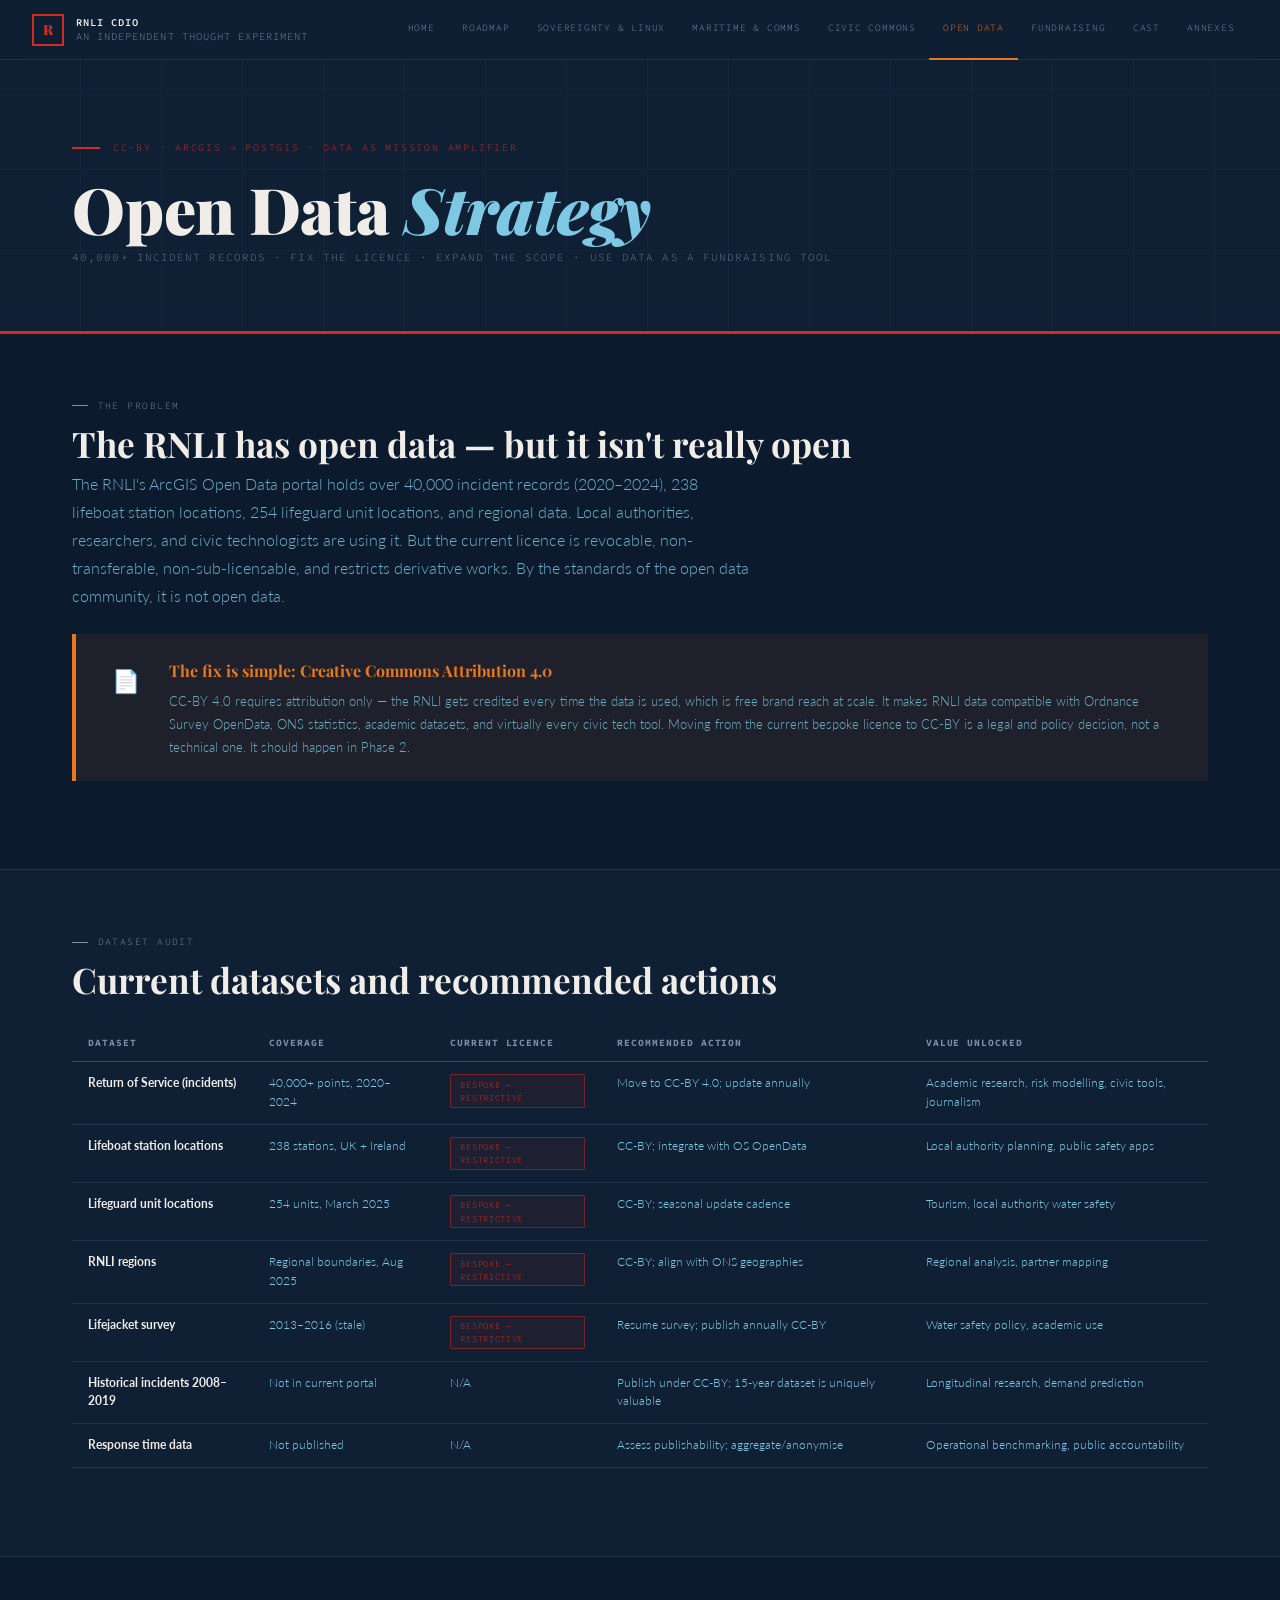
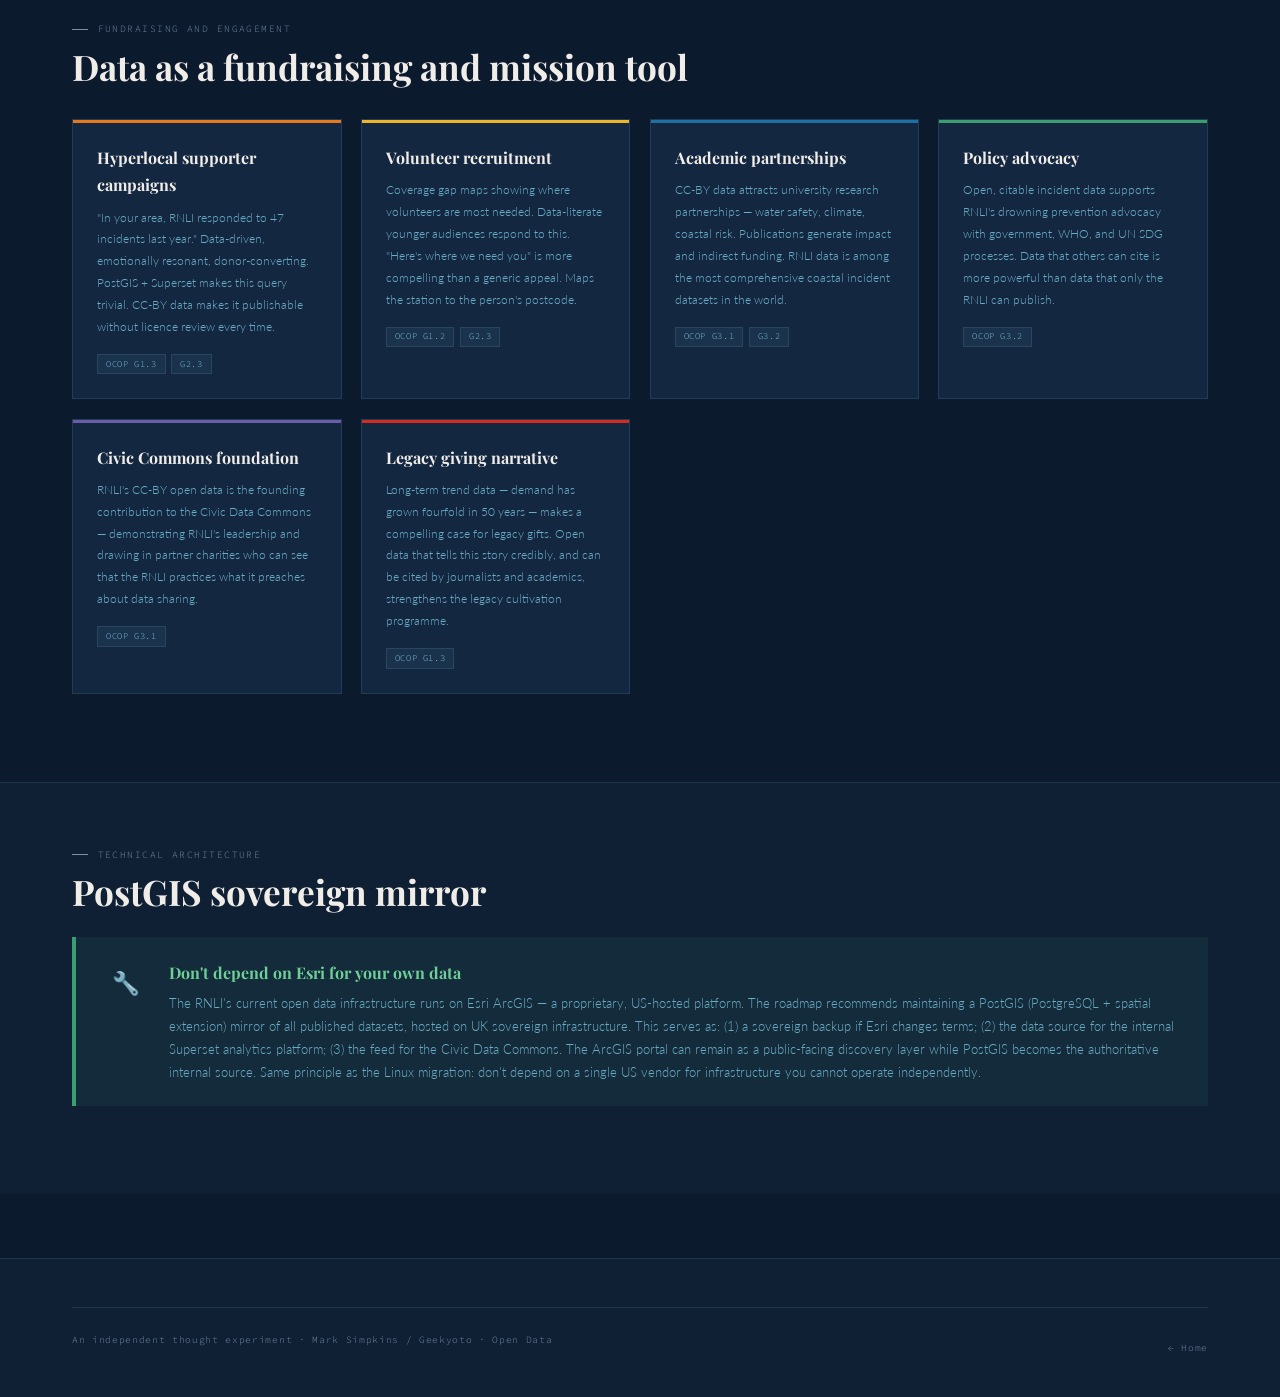
<file: open-data/index.html>
<!DOCTYPE html>
<html lang="en">
<head>
  <meta charset="UTF-8">
  <meta name="viewport" content="width=device-width, initial-scale=1.0">
  <title>Open Data — RNLI CDIO Digital Sovereignty Strategy (Independent thought experiment)</title>
  <link rel="stylesheet" href="/assets/style.css">
</head>
<body>
<nav class="site-nav" id="site-nav"></nav>
<div class="mobile-menu" id="mobile-menu"></div>
<div class="page-wrap">

  <section class="hero">
    <div class="container hero-inner">
      <div class="hero-tag">CC-BY · ArcGIS → PostGIS · Data as mission amplifier</div>
      <h1>Open Data <em>Strategy</em></h1>
      <p class="hero-sub">40,000+ incident records · Fix the licence · Expand the scope · Use data as a fundraising tool</p>
    </div>
  </section>

  <section class="section">
    <div class="container">
      <div class="section-label">The problem</div>
      <h2 class="section-title">The RNLI has open data — but it isn't really open</h2>
      <p class="lead">The RNLI's ArcGIS Open Data portal holds over 40,000 incident records (2020–2024), 238 lifeboat station locations, 254 lifeguard unit locations, and regional data. Local authorities, researchers, and civic technologists are using it. But the current licence is revocable, non-transferable, non-sub-licensable, and restricts derivative works. By the standards of the open data community, it is not open data.</p>

      <div class="callout callout-orange mt-3">
        <div class="callout-icon">📄</div>
        <div>
          <h3>The fix is simple: Creative Commons Attribution 4.0</h3>
          <p>CC-BY 4.0 requires attribution only — the RNLI gets credited every time the data is used, which is free brand reach at scale. It makes RNLI data compatible with Ordnance Survey OpenData, ONS statistics, academic datasets, and virtually every civic tech tool. Moving from the current bespoke licence to CC-BY is a legal and policy decision, not a technical one. It should happen in Phase 2.</p>
        </div>
      </div>
    </div>
  </section>

  <section class="section" style="background:var(--deep);">
    <div class="container">
      <div class="section-label">Dataset audit</div>
      <h2 class="section-title">Current datasets and recommended actions</h2>
      <div class="table-wrap mt-3">
        <table>
          <thead><tr><th>Dataset</th><th>Coverage</th><th>Current licence</th><th>Recommended action</th><th>Value unlocked</th></tr></thead>
          <tbody>
            <tr><td>Return of Service (incidents)</td><td>40,000+ points, 2020–2024</td><td><span class="pill pill-red">Bespoke — restrictive</span></td><td>Move to CC-BY 4.0; update annually</td><td>Academic research, risk modelling, civic tools, journalism</td></tr>
            <tr><td>Lifeboat station locations</td><td>238 stations, UK + Ireland</td><td><span class="pill pill-red">Bespoke — restrictive</span></td><td>CC-BY; integrate with OS OpenData</td><td>Local authority planning, public safety apps</td></tr>
            <tr><td>Lifeguard unit locations</td><td>254 units, March 2025</td><td><span class="pill pill-red">Bespoke — restrictive</span></td><td>CC-BY; seasonal update cadence</td><td>Tourism, local authority water safety</td></tr>
            <tr><td>RNLI regions</td><td>Regional boundaries, Aug 2025</td><td><span class="pill pill-red">Bespoke — restrictive</span></td><td>CC-BY; align with ONS geographies</td><td>Regional analysis, partner mapping</td></tr>
            <tr><td>Lifejacket survey</td><td>2013–2016 (stale)</td><td><span class="pill pill-red">Bespoke — restrictive</span></td><td>Resume survey; publish annually CC-BY</td><td>Water safety policy, academic use</td></tr>
            <tr><td>Historical incidents 2008–2019</td><td>Not in current portal</td><td>N/A</td><td>Publish under CC-BY; 15-year dataset is uniquely valuable</td><td>Longitudinal research, demand prediction</td></tr>
            <tr><td>Response time data</td><td>Not published</td><td>N/A</td><td>Assess publishability; aggregate/anonymise</td><td>Operational benchmarking, public accountability</td></tr>
          </tbody>
        </table>
      </div>
    </div>
  </section>

  <section class="section">
    <div class="container">
      <div class="section-label">Fundraising and engagement</div>
      <h2 class="section-title">Data as a fundraising and mission tool</h2>

      <div class="card-grid mt-4">
        <div class="card">
          <div class="card-accent" style="background:var(--orange);"></div>
          <h3>Hyperlocal supporter campaigns</h3>
          <p>"In your area, RNLI responded to 47 incidents last year." Data-driven, emotionally resonant, donor-converting. PostGIS + Superset makes this query trivial. CC-BY data makes it publishable without licence review every time.</p>
          <div class="tags"><span class="tag">OCOP G1.3</span><span class="tag">G2.3</span></div>
        </div>
        <div class="card">
          <div class="card-accent" style="background:var(--yellow);"></div>
          <h3>Volunteer recruitment</h3>
          <p>Coverage gap maps showing where volunteers are most needed. Data-literate younger audiences respond to this. "Here's where we need you" is more compelling than a generic appeal. Maps the station to the person's postcode.</p>
          <div class="tags"><span class="tag">OCOP G1.2</span><span class="tag">G2.3</span></div>
        </div>
        <div class="card">
          <div class="card-accent" style="background:var(--sea);"></div>
          <h3>Academic partnerships</h3>
          <p>CC-BY data attracts university research partnerships — water safety, climate, coastal risk. Publications generate impact and indirect funding. RNLI data is among the most comprehensive coastal incident datasets in the world.</p>
          <div class="tags"><span class="tag">OCOP G3.1</span><span class="tag">G3.2</span></div>
        </div>
        <div class="card">
          <div class="card-accent" style="background:var(--green);"></div>
          <h3>Policy advocacy</h3>
          <p>Open, citable incident data supports RNLI's drowning prevention advocacy with government, WHO, and UN SDG processes. Data that others can cite is more powerful than data that only the RNLI can publish.</p>
          <div class="tags"><span class="tag">OCOP G3.2</span></div>
        </div>
        <div class="card">
          <div class="card-accent" style="background:var(--violet);"></div>
          <h3>Civic Commons foundation</h3>
          <p>RNLI's CC-BY open data is the founding contribution to the Civic Data Commons — demonstrating RNLI's leadership and drawing in partner charities who can see that the RNLI practices what it preaches about data sharing.</p>
          <div class="tags"><span class="tag">OCOP G3.1</span></div>
        </div>
        <div class="card">
          <div class="card-accent" style="background:var(--red);"></div>
          <h3>Legacy giving narrative</h3>
          <p>Long-term trend data — demand has grown fourfold in 50 years — makes a compelling case for legacy gifts. Open data that tells this story credibly, and can be cited by journalists and academics, strengthens the legacy cultivation programme.</p>
          <div class="tags"><span class="tag">OCOP G1.3</span></div>
        </div>
      </div>
    </div>
  </section>

  <section class="section" style="background:var(--deep);">
    <div class="container">
      <div class="section-label">Technical architecture</div>
      <h2 class="section-title">PostGIS sovereign mirror</h2>
      <div class="callout callout-green">
        <div class="callout-icon">🔧</div>
        <div>
          <h3>Don't depend on Esri for your own data</h3>
          <p>The RNLI's current open data infrastructure runs on Esri ArcGIS — a proprietary, US-hosted platform. The roadmap recommends maintaining a PostGIS (PostgreSQL + spatial extension) mirror of all published datasets, hosted on UK sovereign infrastructure. This serves as: (1) a sovereign backup if Esri changes terms; (2) the data source for the internal Superset analytics platform; (3) the feed for the Civic Data Commons. The ArcGIS portal can remain as a public-facing discovery layer while PostGIS becomes the authoritative internal source. Same principle as the Linux migration: don't depend on a single US vendor for infrastructure you cannot operate independently.</p>
        </div>
      </div>
    </div>
  </section>

</div>
<footer>
  <div class="container">
    <div class="footer-bottom">
      <p>An independent thought experiment · <a href="https://www.geekyoto.com/" target="_blank" rel="noopener" style="color:var(--grey);text-decoration:none;">Mark Simpkins / Geekyoto</a> · Open Data</p>
      <p><a href="/" style="color:var(--grey);text-decoration:none;">← Home</a></p>
    </div>
  </div>
</footer>
<script src="/assets/nav.js"></script>
<script>buildNav('/open-data');</script>
</body>
</html>
</file>
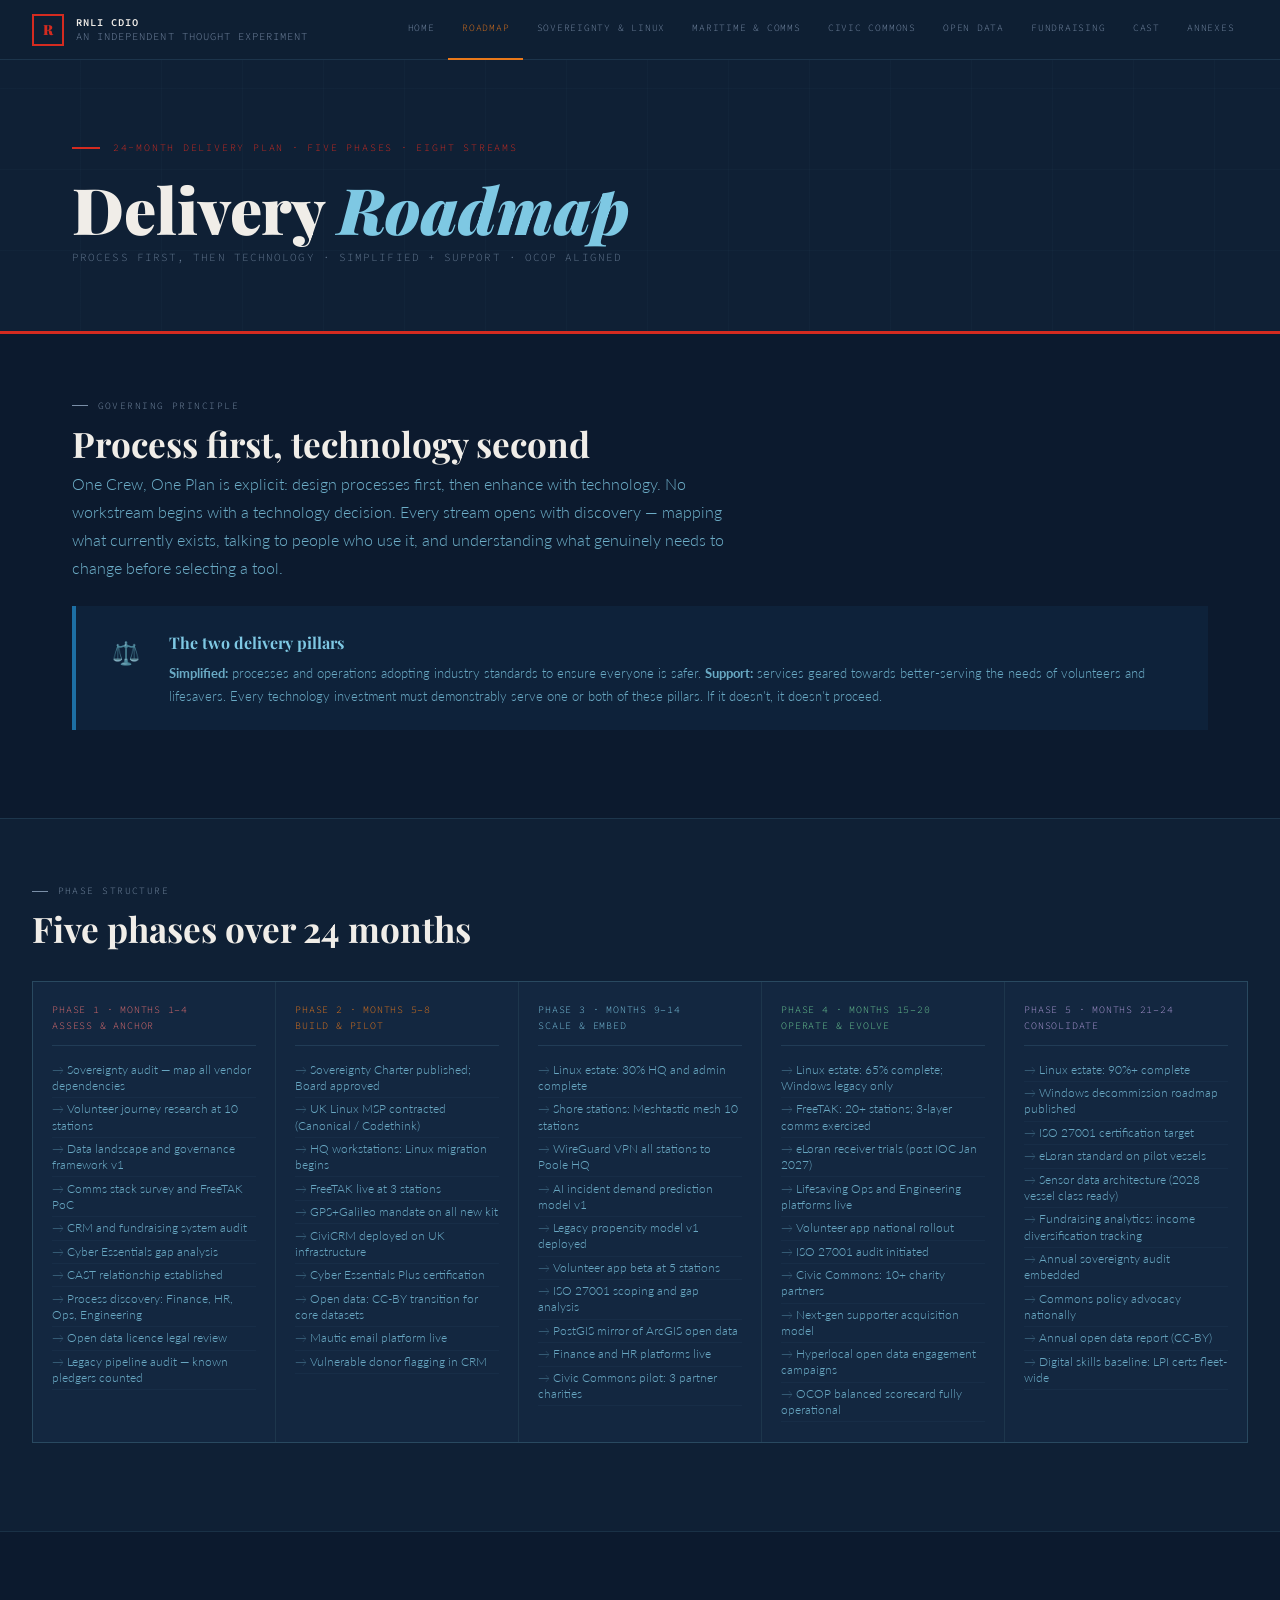
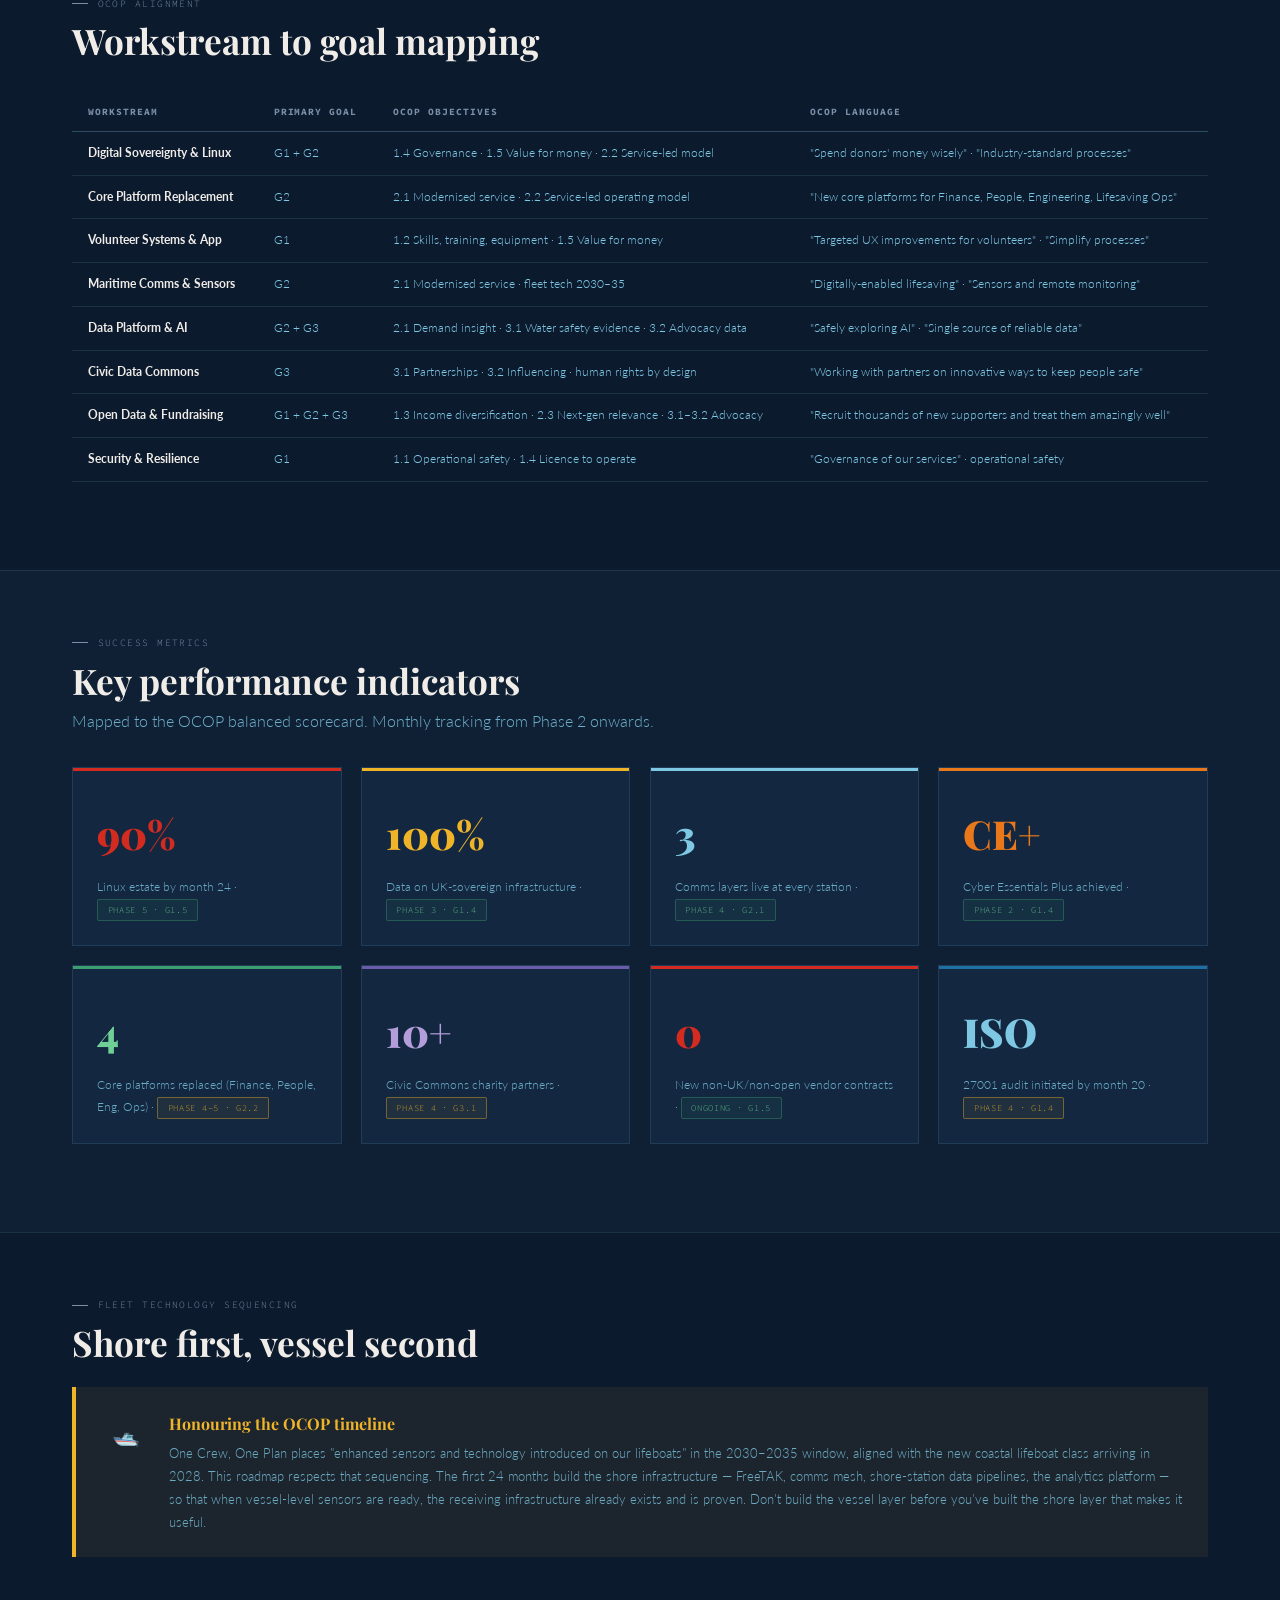
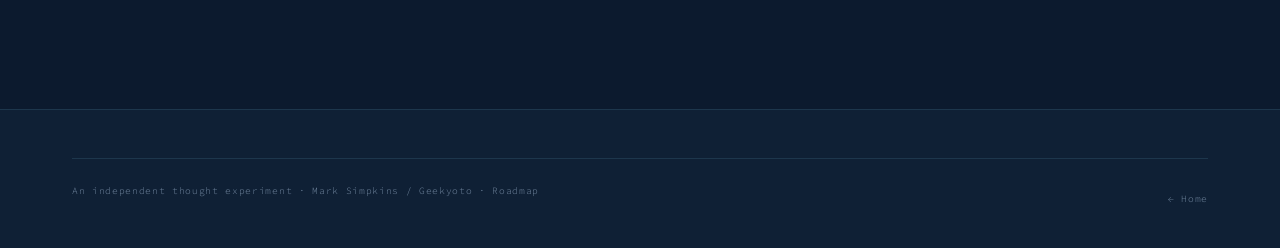
<file: roadmap/index.html>
<!DOCTYPE html>
<html lang="en">
<head>
  <meta charset="UTF-8">
  <meta name="viewport" content="width=device-width, initial-scale=1.0">
  <title>Roadmap — RNLI CDIO Digital Sovereignty Strategy (Independent thought experiment)</title>
  <meta name="description" content="24-month delivery roadmap: five phases, eight workstreams, aligned to One Crew One Plan.">
  <link rel="stylesheet" href="/assets/style.css">
</head>
<body>
<nav class="site-nav" id="site-nav"></nav>
<div class="mobile-menu" id="mobile-menu"></div>
<div class="page-wrap">

  <section class="hero">
    <div class="container hero-inner">
      <div class="hero-tag">24-Month Delivery Plan · Five Phases · Eight Streams</div>
      <h1>Delivery <em>Roadmap</em></h1>
      <p class="hero-sub">Process first, then technology · Simplified + Support · OCOP aligned</p>
    </div>
  </section>

  <section class="section">
    <div class="container">
      <div class="section-label">Governing principle</div>
      <h2 class="section-title">Process first, technology second</h2>
      <p class="lead">One Crew, One Plan is explicit: design processes first, then enhance with technology. No workstream begins with a technology decision. Every stream opens with discovery — mapping what currently exists, talking to people who use it, and understanding what genuinely needs to change before selecting a tool.</p>

      <div class="callout callout-sea mt-3">
        <div class="callout-icon">⚖️</div>
        <div>
          <h3>The two delivery pillars</h3>
          <p><strong>Simplified:</strong> processes and operations adopting industry standards to ensure everyone is safer. <strong>Support:</strong> services geared towards better-serving the needs of volunteers and lifesavers. Every technology investment must demonstrably serve one or both of these pillars. If it doesn't, it doesn't proceed.</p>
        </div>
      </div>
    </div>
  </section>

  <!-- PHASE OVERVIEW -->
  <section class="section" style="background:var(--deep);">
    <div class="container-wide">
      <div class="section-label">Phase structure</div>
      <h2 class="section-title">Five phases over 24 months</h2>

      <div class="phase-grid mt-4">
        <div class="phase-col">
          <div class="phase-col-header" style="color:#e87070;">Phase 1 · Months 1–4<br>Assess &amp; Anchor</div>
          <ul>
            <li>Sovereignty audit — map all vendor dependencies</li>
            <li>Volunteer journey research at 10 stations</li>
            <li>Data landscape and governance framework v1</li>
            <li>Comms stack survey and FreeTAK PoC</li>
            <li>CRM and fundraising system audit</li>
            <li>Cyber Essentials gap analysis</li>
            <li>CAST relationship established</li>
            <li>Process discovery: Finance, HR, Ops, Engineering</li>
            <li>Open data licence legal review</li>
            <li>Legacy pipeline audit — known pledgers counted</li>
          </ul>
        </div>
        <div class="phase-col">
          <div class="phase-col-header" style="color:var(--orange);">Phase 2 · Months 5–8<br>Build &amp; Pilot</div>
          <ul>
            <li>Sovereignty Charter published; Board approved</li>
            <li>UK Linux MSP contracted (Canonical / Codethink)</li>
            <li>HQ workstations: Linux migration begins</li>
            <li>FreeTAK live at 3 stations</li>
            <li>GPS+Galileo mandate on all new kit</li>
            <li>CiviCRM deployed on UK infrastructure</li>
            <li>Cyber Essentials Plus certification</li>
            <li>Open data: CC-BY transition for core datasets</li>
            <li>Mautic email platform live</li>
            <li>Vulnerable donor flagging in CRM</li>
          </ul>
        </div>
        <div class="phase-col">
          <div class="phase-col-header" style="color:var(--foam);">Phase 3 · Months 9–14<br>Scale &amp; Embed</div>
          <ul>
            <li>Linux estate: 30% HQ and admin complete</li>
            <li>Shore stations: Meshtastic mesh 10 stations</li>
            <li>WireGuard VPN all stations to Poole HQ</li>
            <li>AI incident demand prediction model v1</li>
            <li>Legacy propensity model v1 deployed</li>
            <li>Volunteer app beta at 5 stations</li>
            <li>ISO 27001 scoping and gap analysis</li>
            <li>PostGIS mirror of ArcGIS open data</li>
            <li>Finance and HR platforms live</li>
            <li>Civic Commons pilot: 3 partner charities</li>
          </ul>
        </div>
        <div class="phase-col">
          <div class="phase-col-header" style="color:#6fcf97;">Phase 4 · Months 15–20<br>Operate &amp; Evolve</div>
          <ul>
            <li>Linux estate: 65% complete; Windows legacy only</li>
            <li>FreeTAK: 20+ stations; 3-layer comms exercised</li>
            <li>eLoran receiver trials (post IOC Jan 2027)</li>
            <li>Lifesaving Ops and Engineering platforms live</li>
            <li>Volunteer app national rollout</li>
            <li>ISO 27001 audit initiated</li>
            <li>Civic Commons: 10+ charity partners</li>
            <li>Next-gen supporter acquisition model</li>
            <li>Hyperlocal open data engagement campaigns</li>
            <li>OCOP balanced scorecard fully operational</li>
          </ul>
        </div>
        <div class="phase-col">
          <div class="phase-col-header" style="color:#b39ddb;">Phase 5 · Months 21–24<br>Consolidate</div>
          <ul>
            <li>Linux estate: 90%+ complete</li>
            <li>Windows decommission roadmap published</li>
            <li>ISO 27001 certification target</li>
            <li>eLoran standard on pilot vessels</li>
            <li>Sensor data architecture (2028 vessel class ready)</li>
            <li>Fundraising analytics: income diversification tracking</li>
            <li>Annual sovereignty audit embedded</li>
            <li>Commons policy advocacy nationally</li>
            <li>Annual open data report (CC-BY)</li>
            <li>Digital skills baseline: LPI certs fleet-wide</li>
          </ul>
        </div>
      </div>
    </div>
  </section>

  <!-- STREAM / GOAL MAPPING -->
  <section class="section">
    <div class="container">
      <div class="section-label">OCOP alignment</div>
      <h2 class="section-title">Workstream to goal mapping</h2>

      <div class="table-wrap mt-4">
        <table>
          <thead>
            <tr>
              <th>Workstream</th>
              <th>Primary goal</th>
              <th>OCOP objectives</th>
              <th>OCOP language</th>
            </tr>
          </thead>
          <tbody>
            <tr><td>Digital Sovereignty &amp; Linux</td><td>G1 + G2</td><td>1.4 Governance · 1.5 Value for money · 2.2 Service-led model</td><td>"Spend donors' money wisely" · "Industry-standard processes"</td></tr>
            <tr><td>Core Platform Replacement</td><td>G2</td><td>2.1 Modernised service · 2.2 Service-led operating model</td><td>"New core platforms for Finance, People, Engineering, Lifesaving Ops"</td></tr>
            <tr><td>Volunteer Systems &amp; App</td><td>G1</td><td>1.2 Skills, training, equipment · 1.5 Value for money</td><td>"Targeted UX improvements for volunteers" · "Simplify processes"</td></tr>
            <tr><td>Maritime Comms &amp; Sensors</td><td>G2</td><td>2.1 Modernised service · fleet tech 2030–35</td><td>"Digitally-enabled lifesaving" · "Sensors and remote monitoring"</td></tr>
            <tr><td>Data Platform &amp; AI</td><td>G2 + G3</td><td>2.1 Demand insight · 3.1 Water safety evidence · 3.2 Advocacy data</td><td>"Safely exploring AI" · "Single source of reliable data"</td></tr>
            <tr><td>Civic Data Commons</td><td>G3</td><td>3.1 Partnerships · 3.2 Influencing · human rights by design</td><td>"Working with partners on innovative ways to keep people safe"</td></tr>
            <tr><td>Open Data &amp; Fundraising</td><td>G1 + G2 + G3</td><td>1.3 Income diversification · 2.3 Next-gen relevance · 3.1–3.2 Advocacy</td><td>"Recruit thousands of new supporters and treat them amazingly well"</td></tr>
            <tr><td>Security &amp; Resilience</td><td>G1</td><td>1.1 Operational safety · 1.4 Licence to operate</td><td>"Governance of our services" · operational safety</td></tr>
          </tbody>
        </table>
      </div>
    </div>
  </section>

  <!-- KPIS -->
  <section class="section" style="background:var(--deep);">
    <div class="container">
      <div class="section-label">Success metrics</div>
      <h2 class="section-title">Key performance indicators</h2>
      <p class="lead">Mapped to the OCOP balanced scorecard. Monthly tracking from Phase 2 onwards.</p>

      <div class="card-grid mt-4">
        <div class="card"><div class="card-accent" style="background:var(--red);"></div><div style="font-family:'Playfair Display',serif;font-size:2.5rem;font-weight:900;color:var(--red);margin:0.5rem 0;">90%</div><p>Linux estate by month 24 · <span class="pill pill-green">Phase 5 · G1.5</span></p></div>
        <div class="card"><div class="card-accent" style="background:var(--yellow);"></div><div style="font-family:'Playfair Display',serif;font-size:2.5rem;font-weight:900;color:var(--yellow);margin:0.5rem 0;">100%</div><p>Data on UK-sovereign infrastructure · <span class="pill pill-green">Phase 3 · G1.4</span></p></div>
        <div class="card"><div class="card-accent" style="background:var(--foam);"></div><div style="font-family:'Playfair Display',serif;font-size:2.5rem;font-weight:900;color:var(--foam);margin:0.5rem 0;">3</div><p>Comms layers live at every station · <span class="pill pill-green">Phase 4 · G2.1</span></p></div>
        <div class="card"><div class="card-accent" style="background:var(--orange);"></div><div style="font-family:'Playfair Display',serif;font-size:2.5rem;font-weight:900;color:var(--orange);margin:0.5rem 0;">CE+</div><p>Cyber Essentials Plus achieved · <span class="pill pill-green">Phase 2 · G1.4</span></p></div>
        <div class="card"><div class="card-accent" style="background:var(--green);"></div><div style="font-family:'Playfair Display',serif;font-size:2.5rem;font-weight:900;color:#6fcf97;margin:0.5rem 0;">4</div><p>Core platforms replaced (Finance, People, Eng, Ops) · <span class="pill pill-yellow">Phase 4–5 · G2.2</span></p></div>
        <div class="card"><div class="card-accent" style="background:var(--violet);"></div><div style="font-family:'Playfair Display',serif;font-size:2.5rem;font-weight:900;color:#b39ddb;margin:0.5rem 0;">10+</div><p>Civic Commons charity partners · <span class="pill pill-yellow">Phase 4 · G3.1</span></p></div>
        <div class="card"><div class="card-accent" style="background:var(--red);"></div><div style="font-family:'Playfair Display',serif;font-size:2.5rem;font-weight:900;color:var(--red);margin:0.5rem 0;">0</div><p>New non-UK/non-open vendor contracts · <span class="pill pill-green">Ongoing · G1.5</span></p></div>
        <div class="card"><div class="card-accent" style="background:var(--sea);"></div><div style="font-family:'Playfair Display',serif;font-size:2.5rem;font-weight:900;color:var(--foam);margin:0.5rem 0;">ISO</div><p>27001 audit initiated by month 20 · <span class="pill pill-yellow">Phase 4 · G1.4</span></p></div>
      </div>
    </div>
  </section>

  <!-- FLEET NOTE -->
  <section class="section">
    <div class="container">
      <div class="section-label">Fleet technology sequencing</div>
      <h2 class="section-title">Shore first, vessel second</h2>
      <div class="callout callout-yellow">
        <div class="callout-icon">🛥️</div>
        <div>
          <h3>Honouring the OCOP timeline</h3>
          <p>One Crew, One Plan places "enhanced sensors and technology introduced on our lifeboats" in the 2030–2035 window, aligned with the new coastal lifeboat class arriving in 2028. This roadmap respects that sequencing. The first 24 months build the shore infrastructure — FreeTAK, comms mesh, shore-station data pipelines, the analytics platform — so that when vessel-level sensors are ready, the receiving infrastructure already exists and is proven. Don't build the vessel layer before you've built the shore layer that makes it useful.</p>
        </div>
      </div>
    </div>
  </section>

</div>
<footer>
  <div class="container">
    <div class="footer-bottom">
      <p>An independent thought experiment · <a href="https://www.geekyoto.com/" target="_blank" rel="noopener" style="color:var(--grey);text-decoration:none;">Mark Simpkins / Geekyoto</a> · Roadmap</p>
      <p><a href="/" style="color:var(--grey);text-decoration:none;">← Home</a></p>
    </div>
  </div>
</footer>
<script src="/assets/nav.js"></script>
<script>buildNav('/roadmap');</script>
</body>
</html>
</file>
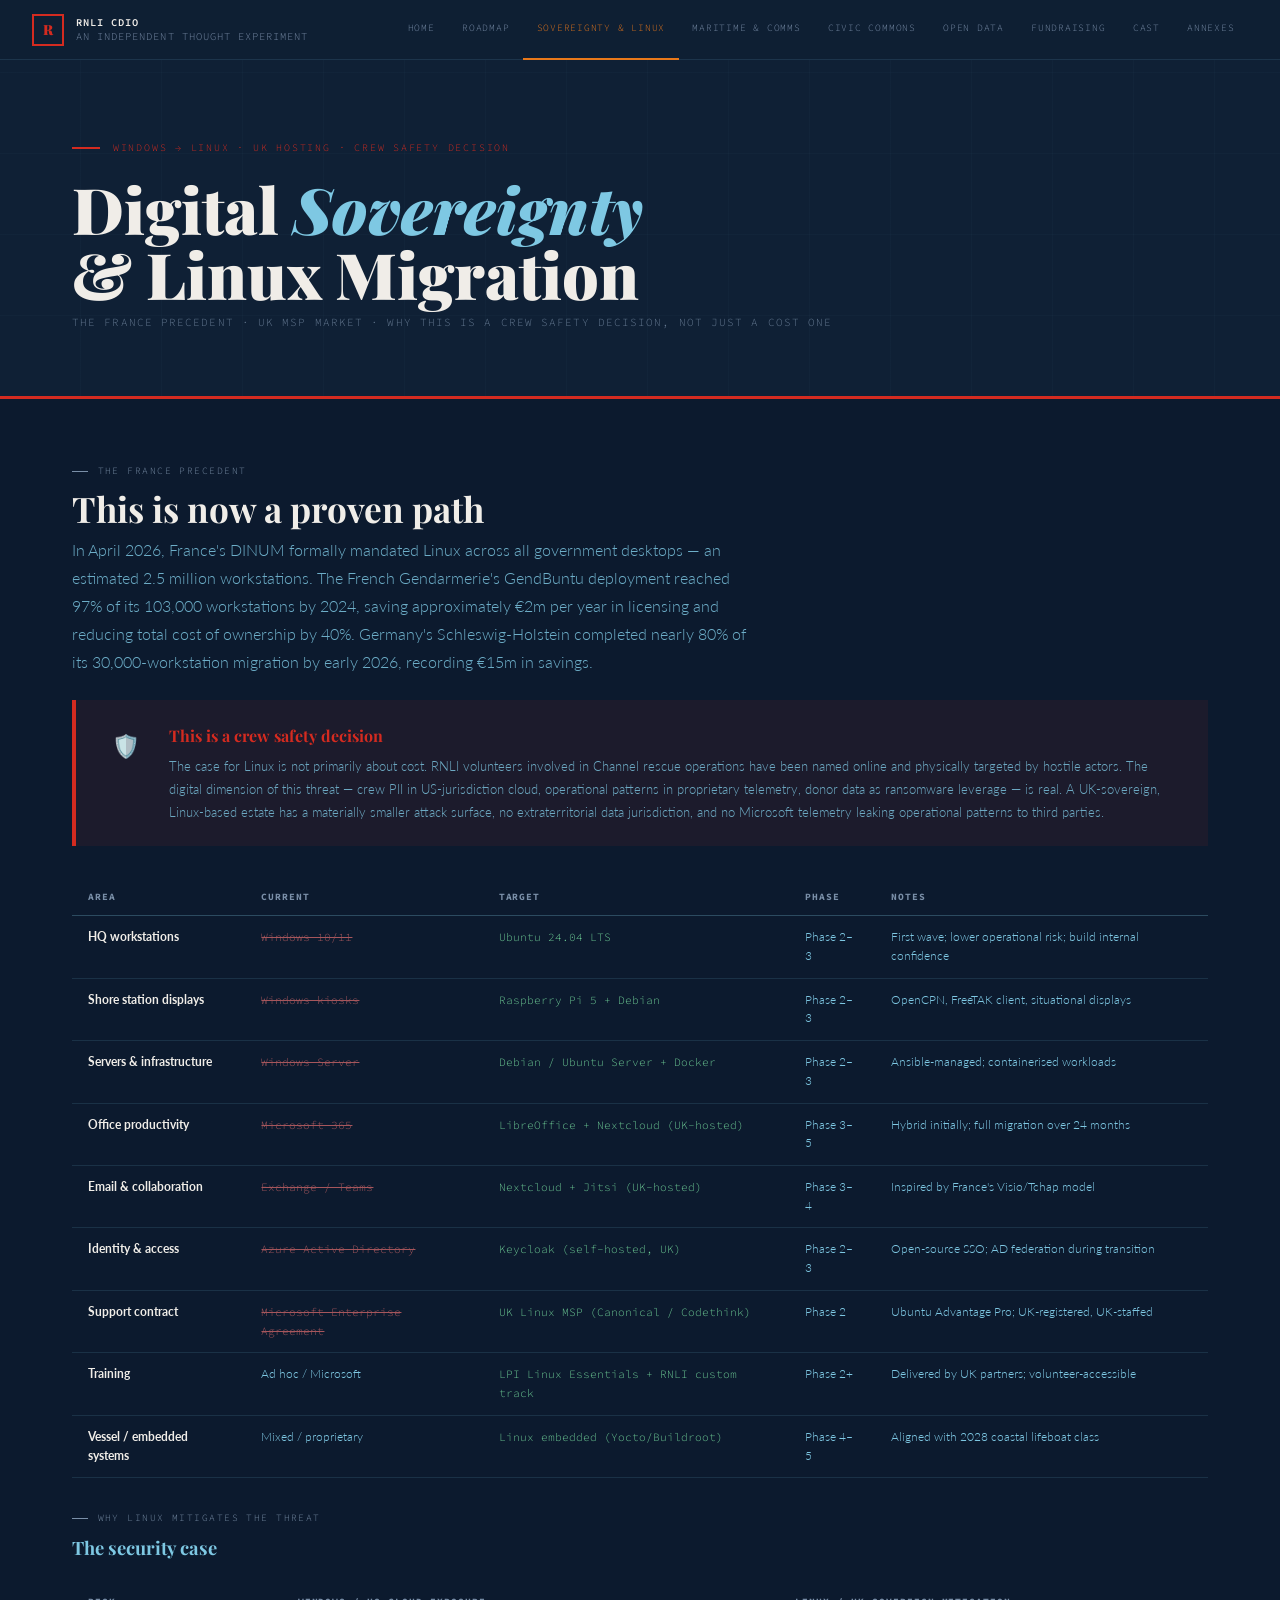
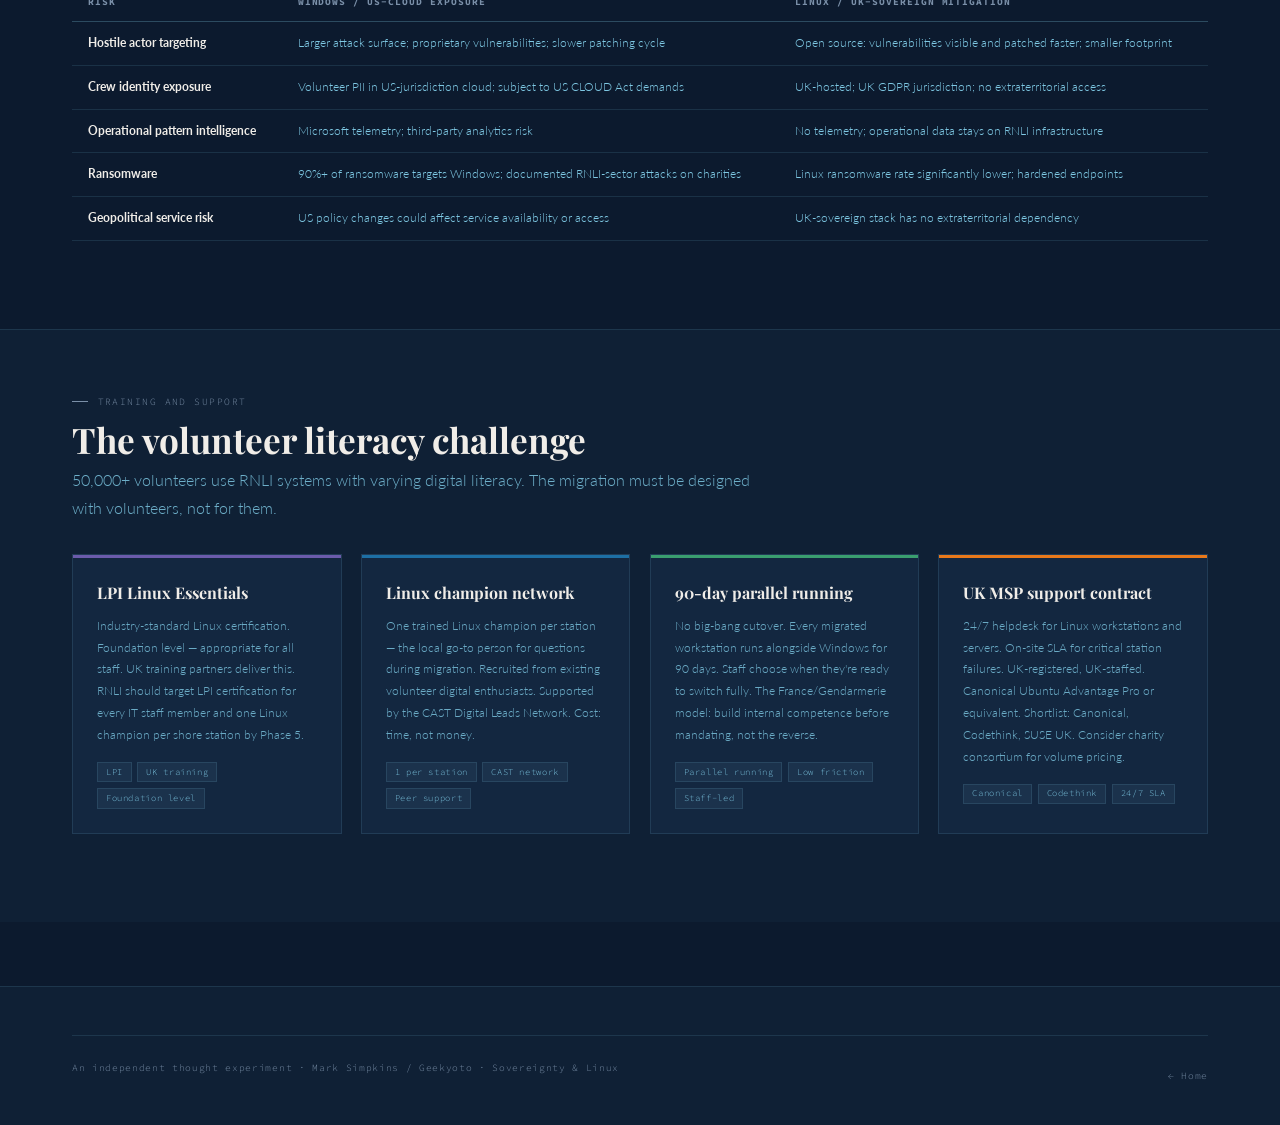
<file: sovereignty/index.html>
<!DOCTYPE html>
<html lang="en">
<head>
  <meta charset="UTF-8">
  <meta name="viewport" content="width=device-width, initial-scale=1.0">
  <title>Digital Sovereignty & Linux — RNLI CDIO Digital Sovereignty Strategy (Independent thought experiment)</title>
  <link rel="stylesheet" href="/assets/style.css">
</head>
<body>
<nav class="site-nav" id="site-nav"></nav>
<div class="mobile-menu" id="mobile-menu"></div>
<div class="page-wrap">

  <section class="hero">
    <div class="container hero-inner">
      <div class="hero-tag">Windows → Linux · UK hosting · Crew safety decision</div>
      <h1>Digital <em>Sovereignty</em><br>&amp; Linux Migration</h1>
      <p class="hero-sub">The France precedent · UK MSP market · Why this is a crew safety decision, not just a cost one</p>
    </div>
  </section>

  <section class="section">
    <div class="container">
      <div class="section-label">The France precedent</div>
      <h2 class="section-title">This is now a proven path</h2>
      <p class="lead">In April 2026, France's DINUM formally mandated Linux across all government desktops — an estimated 2.5 million workstations. The French Gendarmerie's GendBuntu deployment reached 97% of its 103,000 workstations by 2024, saving approximately €2m per year in licensing and reducing total cost of ownership by 40%. Germany's Schleswig-Holstein completed nearly 80% of its 30,000-workstation migration by early 2026, recording €15m in savings.</p>

      <div class="callout callout-red mt-3">
        <div class="callout-icon">🛡️</div>
        <div>
          <h3>This is a crew safety decision</h3>
          <p>The case for Linux is not primarily about cost. RNLI volunteers involved in Channel rescue operations have been named online and physically targeted by hostile actors. The digital dimension of this threat — crew PII in US-jurisdiction cloud, operational patterns in proprietary telemetry, donor data as ransomware leverage — is real. A UK-sovereign, Linux-based estate has a materially smaller attack surface, no extraterritorial data jurisdiction, and no Microsoft telemetry leaking operational patterns to third parties.</p>
        </div>
      </div>

      <div class="table-wrap mt-4">
        <table>
          <thead><tr><th>Area</th><th>Current</th><th>Target</th><th>Phase</th><th>Notes</th></tr></thead>
          <tbody>
            <tr><td>HQ workstations</td><td><span class="replaced">Windows 10/11</span></td><td><span class="sovereign">Ubuntu 24.04 LTS</span></td><td>Phase 2–3</td><td>First wave; lower operational risk; build internal confidence</td></tr>
            <tr><td>Shore station displays</td><td><span class="replaced">Windows kiosks</span></td><td><span class="sovereign">Raspberry Pi 5 + Debian</span></td><td>Phase 2–3</td><td>OpenCPN, FreeTAK client, situational displays</td></tr>
            <tr><td>Servers &amp; infrastructure</td><td><span class="replaced">Windows Server</span></td><td><span class="sovereign">Debian / Ubuntu Server + Docker</span></td><td>Phase 2–3</td><td>Ansible-managed; containerised workloads</td></tr>
            <tr><td>Office productivity</td><td><span class="replaced">Microsoft 365</span></td><td><span class="sovereign">LibreOffice + Nextcloud (UK-hosted)</span></td><td>Phase 3–5</td><td>Hybrid initially; full migration over 24 months</td></tr>
            <tr><td>Email &amp; collaboration</td><td><span class="replaced">Exchange / Teams</span></td><td><span class="sovereign">Nextcloud + Jitsi (UK-hosted)</span></td><td>Phase 3–4</td><td>Inspired by France's Visio/Tchap model</td></tr>
            <tr><td>Identity &amp; access</td><td><span class="replaced">Azure Active Directory</span></td><td><span class="sovereign">Keycloak (self-hosted, UK)</span></td><td>Phase 2–3</td><td>Open-source SSO; AD federation during transition</td></tr>
            <tr><td>Support contract</td><td><span class="replaced">Microsoft Enterprise Agreement</span></td><td><span class="sovereign">UK Linux MSP (Canonical / Codethink)</span></td><td>Phase 2</td><td>Ubuntu Advantage Pro; UK-registered, UK-staffed</td></tr>
            <tr><td>Training</td><td>Ad hoc / Microsoft</td><td><span class="sovereign">LPI Linux Essentials + RNLI custom track</span></td><td>Phase 2+</td><td>Delivered by UK partners; volunteer-accessible</td></tr>
            <tr><td>Vessel / embedded systems</td><td>Mixed / proprietary</td><td><span class="sovereign">Linux embedded (Yocto/Buildroot)</span></td><td>Phase 4–5</td><td>Aligned with 2028 coastal lifeboat class</td></tr>
          </tbody>
        </table>
      </div>

      <div class="section-label mt-4">Why Linux mitigates the threat</div>
      <h3 class="sub-title">The security case</h3>
      <div class="table-wrap mt-3">
        <table>
          <thead><tr><th>Risk</th><th>Windows / US-cloud exposure</th><th>Linux / UK-sovereign mitigation</th></tr></thead>
          <tbody>
            <tr><td>Hostile actor targeting</td><td>Larger attack surface; proprietary vulnerabilities; slower patching cycle</td><td>Open source: vulnerabilities visible and patched faster; smaller footprint</td></tr>
            <tr><td>Crew identity exposure</td><td>Volunteer PII in US-jurisdiction cloud; subject to US CLOUD Act demands</td><td>UK-hosted; UK GDPR jurisdiction; no extraterritorial access</td></tr>
            <tr><td>Operational pattern intelligence</td><td>Microsoft telemetry; third-party analytics risk</td><td>No telemetry; operational data stays on RNLI infrastructure</td></tr>
            <tr><td>Ransomware</td><td>90%+ of ransomware targets Windows; documented RNLI-sector attacks on charities</td><td>Linux ransomware rate significantly lower; hardened endpoints</td></tr>
            <tr><td>Geopolitical service risk</td><td>US policy changes could affect service availability or access</td><td>UK-sovereign stack has no extraterritorial dependency</td></tr>
          </tbody>
        </table>
      </div>
    </div>
  </section>

  <section class="section" style="background:var(--deep);">
    <div class="container">
      <div class="section-label">Training and support</div>
      <h2 class="section-title">The volunteer literacy challenge</h2>
      <p class="lead">50,000+ volunteers use RNLI systems with varying digital literacy. The migration must be designed with volunteers, not for them.</p>

      <div class="card-grid mt-4">
        <div class="card">
          <div class="card-accent" style="background:var(--violet);"></div>
          <h3>LPI Linux Essentials</h3>
          <p>Industry-standard Linux certification. Foundation level — appropriate for all staff. UK training partners deliver this. RNLI should target LPI certification for every IT staff member and one Linux champion per shore station by Phase 5.</p>
          <div class="tags"><span class="tag">LPI</span><span class="tag">UK training</span><span class="tag">Foundation level</span></div>
        </div>
        <div class="card">
          <div class="card-accent" style="background:var(--sea);"></div>
          <h3>Linux champion network</h3>
          <p>One trained Linux champion per station — the local go-to person for questions during migration. Recruited from existing volunteer digital enthusiasts. Supported by the CAST Digital Leads Network. Cost: time, not money.</p>
          <div class="tags"><span class="tag">1 per station</span><span class="tag">CAST network</span><span class="tag">Peer support</span></div>
        </div>
        <div class="card">
          <div class="card-accent" style="background:var(--green);"></div>
          <h3>90-day parallel running</h3>
          <p>No big-bang cutover. Every migrated workstation runs alongside Windows for 90 days. Staff choose when they're ready to switch fully. The France/Gendarmerie model: build internal competence before mandating, not the reverse.</p>
          <div class="tags"><span class="tag">Parallel running</span><span class="tag">Low friction</span><span class="tag">Staff-led</span></div>
        </div>
        <div class="card">
          <div class="card-accent" style="background:var(--orange);"></div>
          <h3>UK MSP support contract</h3>
          <p>24/7 helpdesk for Linux workstations and servers. On-site SLA for critical station failures. UK-registered, UK-staffed. Canonical Ubuntu Advantage Pro or equivalent. Shortlist: Canonical, Codethink, SUSE UK. Consider charity consortium for volume pricing.</p>
          <div class="tags"><span class="tag">Canonical</span><span class="tag">Codethink</span><span class="tag">24/7 SLA</span></div>
        </div>
      </div>
    </div>
  </section>

</div>
<footer>
  <div class="container">
    <div class="footer-bottom">
      <p>An independent thought experiment · <a href="https://www.geekyoto.com/" target="_blank" rel="noopener" style="color:var(--grey);text-decoration:none;">Mark Simpkins / Geekyoto</a> · Sovereignty &amp; Linux</p>
      <p><a href="/" style="color:var(--grey);text-decoration:none;">← Home</a></p>
    </div>
  </div>
</footer>
<script src="/assets/nav.js"></script>
<script>buildNav('/sovereignty');</script>
</body>
</html>
</file>
<file: assets/style.css>
/* ============================================================
   RNLI CDIO Microsite — Shared Stylesheet
   Design language: maritime editorial, dark navy, open-source spirit
   ============================================================ */

@import url('https://fonts.googleapis.com/css2?family=Playfair+Display:ital,wght@0,700;0,900;1,700&family=Source+Code+Pro:wght@400;600&family=Lato:wght@300;400;700&display=swap');

:root {
  --ink:       #0c1a2e;
  --deep:      #0f2035;
  --card:      #132740;
  --horizon:   #1a3558;
  --sea:       #1d6fa4;
  --foam:      #7ec8e3;
  --red:       #d42b20;
  --orange:    #e8781a;
  --yellow:    #f0b429;
  --green:     #3a9e6f;
  --violet:    #6b5bab;
  --white:     #f0ede8;
  --grey:      #7a8fa8;
  --border:    rgba(126,200,227,0.13);
  --border-md: rgba(126,200,227,0.28);
  --nav-h:     60px;
}

*, *::before, *::after { box-sizing: border-box; margin: 0; padding: 0; }

html { scroll-behavior: smooth; }

body {
  background: var(--ink);
  color: var(--white);
  font-family: 'Lato', sans-serif;
  font-weight: 300;
  font-size: 16px;
  line-height: 1.7;
  overflow-x: hidden;
}

/* ---- NAVIGATION ---- */
.site-nav {
  position: fixed;
  top: 0; left: 0; right: 0;
  height: var(--nav-h);
  background: rgba(15,32,53,0.96);
  backdrop-filter: blur(12px);
  border-bottom: 1px solid var(--border);
  display: flex;
  align-items: center;
  justify-content: space-between;
  padding: 0 2rem;
  z-index: 1000;
}

.nav-brand {
  display: flex;
  align-items: center;
  gap: 0.75rem;
  text-decoration: none;
}

.nav-brand-mark {
  width: 32px; height: 32px;
  border: 2px solid var(--red);
  display: flex; align-items: center; justify-content: center;
  font-family: 'Playfair Display', serif;
  font-weight: 900;
  font-size: 14px;
  color: var(--red);
  flex-shrink: 0;
}

.nav-brand-text {
  font-family: 'Source Code Pro', monospace;
  font-size: 0.65rem;
  letter-spacing: 0.1em;
  text-transform: uppercase;
  color: var(--grey);
  line-height: 1.3;
}

.nav-brand-text strong {
  display: block;
  color: var(--white);
  font-weight: 600;
}

.nav-links {
  display: flex;
  align-items: center;
  gap: 0;
  list-style: none;
}

.nav-links a {
  font-family: 'Source Code Pro', monospace;
  font-size: 0.6rem;
  letter-spacing: 0.08em;
  text-transform: uppercase;
  color: var(--grey);
  text-decoration: none;
  padding: 0 0.85rem;
  height: var(--nav-h);
  display: flex;
  align-items: center;
  border-bottom: 2px solid transparent;
  transition: color 0.2s, border-color 0.2s;
  white-space: nowrap;
}

.nav-links a:hover { color: var(--foam); }
.nav-links a.active { color: var(--orange); border-bottom-color: var(--orange); }

.nav-hamburger {
  display: none;
  background: none;
  border: 1px solid var(--border-md);
  color: var(--grey);
  padding: 0.4rem 0.6rem;
  cursor: pointer;
  font-size: 1.1rem;
  line-height: 1;
}

.mobile-menu {
  display: none;
  position: fixed;
  top: var(--nav-h);
  left: 0; right: 0;
  background: var(--deep);
  border-bottom: 1px solid var(--border);
  padding: 1rem 2rem;
  z-index: 999;
  flex-direction: column;
  gap: 0;
}

.mobile-menu.open { display: flex; }

.mobile-menu a {
  font-family: 'Source Code Pro', monospace;
  font-size: 0.7rem;
  letter-spacing: 0.08em;
  text-transform: uppercase;
  color: var(--grey);
  text-decoration: none;
  padding: 0.7rem 0;
  border-bottom: 1px solid var(--border);
}

.mobile-menu a:last-child { border-bottom: none; }
.mobile-menu a:hover { color: var(--foam); }

/* ---- LAYOUT ---- */
.page-wrap {
  padding-top: var(--nav-h);
  min-height: 100vh;
}

.container {
  max-width: 1200px;
  margin: 0 auto;
  padding: 0 2rem;
}

.container-wide {
  max-width: 1400px;
  margin: 0 auto;
  padding: 0 2rem;
}

/* ---- HERO ---- */
.hero {
  background: var(--deep);
  border-bottom: 3px solid var(--red);
  padding: 5rem 0 4rem;
  position: relative;
  overflow: hidden;
}

.hero::before {
  content: '';
  position: absolute; inset: 0;
  background:
    repeating-linear-gradient(90deg, transparent, transparent 80px, rgba(126,200,227,0.025) 80px, rgba(126,200,227,0.025) 81px),
    repeating-linear-gradient(0deg, transparent, transparent 80px, rgba(126,200,227,0.025) 80px, rgba(126,200,227,0.025) 81px);
  pointer-events: none;
}

.hero-inner { position: relative; z-index: 1; }

.hero-tag {
  font-family: 'Source Code Pro', monospace;
  font-size: 0.62rem;
  letter-spacing: 0.18em;
  text-transform: uppercase;
  color: var(--red);
  margin-bottom: 1.2rem;
  display: flex;
  align-items: center;
  gap: 0.8rem;
}

.hero-tag::before {
  content: '';
  display: inline-block;
  width: 28px; height: 2px;
  background: var(--red);
}

.hero h1 {
  font-family: 'Playfair Display', serif;
  font-size: clamp(2.2rem, 5vw, 4.2rem);
  font-weight: 900;
  line-height: 1.02;
  color: var(--white);
  margin-bottom: 0.4rem;
}

.hero h1 em { font-style: italic; color: var(--foam); }

.hero-sub {
  font-family: 'Source Code Pro', monospace;
  font-size: 0.68rem;
  letter-spacing: 0.1em;
  color: var(--grey);
  text-transform: uppercase;
  margin-bottom: 2rem;
}

.hero-meta {
  display: flex;
  flex-wrap: wrap;
  gap: 1.5rem;
  padding-top: 1.5rem;
  border-top: 1px solid var(--border);
}

.hero-meta-item { display: flex; flex-direction: column; gap: 0.2rem; }

.hero-meta-label {
  font-family: 'Source Code Pro', monospace;
  font-size: 0.55rem;
  letter-spacing: 0.12em;
  text-transform: uppercase;
  color: var(--grey);
}

.hero-meta-value {
  font-size: 0.82rem;
  font-weight: 700;
  color: var(--foam);
}

/* ---- SECTION HEADINGS ---- */
.section { padding: 4rem 0; }
.section + .section { border-top: 1px solid var(--border); }

.section-label {
  font-family: 'Source Code Pro', monospace;
  font-size: 0.6rem;
  letter-spacing: 0.15em;
  text-transform: uppercase;
  color: var(--grey);
  margin-bottom: 0.6rem;
  display: flex;
  align-items: center;
  gap: 0.6rem;
}

.section-label::before {
  content: '';
  display: inline-block;
  width: 16px; height: 1px;
  background: var(--grey);
}

h2.section-title {
  font-family: 'Playfair Display', serif;
  font-size: clamp(1.6rem, 3vw, 2.2rem);
  font-weight: 700;
  color: var(--white);
  margin-bottom: 0.4rem;
  line-height: 1.15;
}

h3.sub-title {
  font-family: 'Playfair Display', serif;
  font-size: 1.15rem;
  font-weight: 700;
  color: var(--foam);
  margin-bottom: 0.5rem;
  line-height: 1.3;
}

.lead {
  font-size: 1rem;
  color: var(--foam);
  opacity: 0.85;
  line-height: 1.75;
  max-width: 680px;
  margin-bottom: 1.5rem;
}

p {
  color: var(--foam);
  opacity: 0.82;
  line-height: 1.75;
  margin-bottom: 1rem;
}

p:last-child { margin-bottom: 0; }

/* ---- CALLOUTS ---- */
.callout {
  display: grid;
  grid-template-columns: 48px 1fr;
  gap: 1.2rem;
  align-items: start;
  padding: 1.4rem 1.6rem;
  margin: 1.5rem 0;
  border-left: 4px solid;
}

.callout-icon {
  width: 48px; height: 48px;
  display: flex; align-items: center; justify-content: center;
  font-size: 1.4rem;
  flex-shrink: 0;
}

.callout h3 {
  font-family: 'Playfair Display', serif;
  font-size: 1rem;
  font-weight: 700;
  margin-bottom: 0.35rem;
}

.callout p { font-size: 0.82rem; }

.callout-red    { background: rgba(212,43,32,0.08);   border-color: var(--red);    }
.callout-red h3 { color: var(--red); }

.callout-yellow    { background: rgba(240,180,41,0.07);  border-color: var(--yellow); }
.callout-yellow h3 { color: var(--yellow); }

.callout-green    { background: rgba(58,158,111,0.09);  border-color: var(--green);  }
.callout-green h3 { color: #6fcf97; }

.callout-sea    { background: rgba(29,111,164,0.1);   border-color: var(--sea);    }
.callout-sea h3 { color: var(--foam); }

.callout-violet    { background: rgba(107,91,171,0.1);  border-color: var(--violet); }
.callout-violet h3 { color: #b39ddb; }

.callout-orange    { background: rgba(232,120,26,0.08); border-color: var(--orange); }
.callout-orange h3 { color: var(--orange); }

/* ---- CARDS ---- */
.card-grid {
  display: grid;
  grid-template-columns: repeat(auto-fit, minmax(260px, 1fr));
  gap: 1.2rem;
  margin: 1.5rem 0;
}

.card {
  background: var(--card);
  border: 1px solid var(--border);
  padding: 1.5rem;
  position: relative;
  overflow: hidden;
  transition: border-color 0.2s;
}

.card:hover { border-color: var(--border-md); }

.card-accent {
  position: absolute;
  top: 0; left: 0; right: 0;
  height: 3px;
}

.card h3 {
  font-family: 'Playfair Display', serif;
  font-size: 1rem;
  font-weight: 700;
  margin-bottom: 0.5rem;
}

.card p { font-size: 0.78rem; }

.card .tags {
  display: flex;
  flex-wrap: wrap;
  gap: 0.35rem;
  margin-top: 0.8rem;
}

.tag {
  font-family: 'Source Code Pro', monospace;
  font-size: 0.55rem;
  letter-spacing: 0.07em;
  background: rgba(126,200,227,0.07);
  border: 1px solid var(--border);
  padding: 0.12rem 0.5rem;
  color: var(--foam);
}

/* ---- TABLES ---- */
.table-wrap { overflow-x: auto; margin: 1.5rem 0; }

table {
  width: 100%;
  border-collapse: collapse;
  font-size: 0.78rem;
}

thead th {
  text-align: left;
  font-family: 'Source Code Pro', monospace;
  font-size: 0.6rem;
  letter-spacing: 0.1em;
  text-transform: uppercase;
  color: var(--grey);
  padding: 0.65rem 1rem;
  border-bottom: 1px solid var(--border-md);
  white-space: nowrap;
}

tbody td {
  padding: 0.75rem 1rem;
  border-bottom: 1px solid var(--border);
  color: var(--foam);
  vertical-align: top;
  line-height: 1.5;
}

tbody tr:hover td { background: rgba(126,200,227,0.03); }
tbody td:first-child { font-weight: 700; color: var(--white); }

.replaced { color: #e87070; text-decoration: line-through; font-family: 'Source Code Pro', monospace; font-size: 0.7rem; opacity: 0.7; }
.sovereign { color: #6fcf97; font-family: 'Source Code Pro', monospace; font-size: 0.7rem; }
.watch { color: var(--yellow); }
.funded { color: #6fcf97; font-weight: 700; }

/* ---- PILLS ---- */
.pill {
  display: inline-block;
  font-family: 'Source Code Pro', monospace;
  font-size: 0.55rem;
  letter-spacing: 0.08em;
  text-transform: uppercase;
  padding: 0.15rem 0.6rem;
  border-radius: 2px;
  border: 1px solid;
}

.pill-green  { color: #6fcf97;       border-color: rgba(58,158,111,0.5);  background: rgba(58,158,111,0.1);  }
.pill-yellow { color: var(--yellow); border-color: rgba(240,180,41,0.5);  background: rgba(240,180,41,0.08); }
.pill-red    { color: var(--red);    border-color: rgba(212,43,32,0.5);   background: rgba(212,43,32,0.08);  }
.pill-blue   { color: var(--foam);   border-color: rgba(126,200,227,0.4); background: rgba(126,200,227,0.07);}

/* ---- CTA BUTTONS ---- */
.btn {
  display: inline-flex;
  align-items: center;
  gap: 0.5rem;
  font-family: 'Source Code Pro', monospace;
  font-size: 0.65rem;
  letter-spacing: 0.1em;
  text-transform: uppercase;
  text-decoration: none;
  padding: 0.7rem 1.4rem;
  border: 1px solid;
  cursor: pointer;
  background: none;
  transition: all 0.2s;
}

.btn-primary {
  border-color: var(--red);
  color: var(--red);
}

.btn-primary:hover {
  background: var(--red);
  color: var(--white);
}

.btn-secondary {
  border-color: var(--border-md);
  color: var(--grey);
}

.btn-secondary:hover {
  border-color: var(--foam);
  color: var(--foam);
}

/* ---- PHASE TIMELINE ---- */
.phase-grid {
  display: grid;
  grid-template-columns: repeat(5, 1fr);
  gap: 1px;
  background: var(--border);
  margin: 1.5rem 0;
  border: 1px solid var(--border);
}

.phase-col {
  background: var(--card);
  padding: 1.2rem;
}

.phase-col-header {
  font-family: 'Source Code Pro', monospace;
  font-size: 0.62rem;
  letter-spacing: 0.08em;
  text-transform: uppercase;
  margin-bottom: 0.8rem;
  padding-bottom: 0.6rem;
  border-bottom: 1px solid var(--border);
}

.phase-col ul { list-style: none; padding: 0; }

.phase-col ul li {
  font-size: 0.72rem;
  color: var(--foam);
  opacity: 0.8;
  padding: 0.2rem 0;
  border-bottom: 1px solid rgba(126,200,227,0.05);
  line-height: 1.4;
}

.phase-col ul li::before { content: '→ '; opacity: 0.4; }

/* ---- FOOTER ---- */
footer {
  background: var(--deep);
  border-top: 1px solid var(--border);
  padding: 3rem 0 2rem;
  margin-top: 4rem;
}

.footer-grid {
  display: grid;
  grid-template-columns: 2fr repeat(3, 1fr);
  gap: 2rem;
  margin-bottom: 2rem;
}

.footer-brand h3 {
  font-family: 'Playfair Display', serif;
  font-size: 1.1rem;
  font-weight: 700;
  margin-bottom: 0.5rem;
}

.footer-brand p { font-size: 0.76rem; }

.footer-col h4 {
  font-family: 'Source Code Pro', monospace;
  font-size: 0.6rem;
  letter-spacing: 0.12em;
  text-transform: uppercase;
  color: var(--grey);
  margin-bottom: 0.8rem;
}

.footer-col ul { list-style: none; padding: 0; }

.footer-col ul li { margin-bottom: 0.4rem; }

.footer-col ul li a {
  font-size: 0.78rem;
  color: var(--foam);
  opacity: 0.7;
  text-decoration: none;
  transition: opacity 0.2s;
}

.footer-col ul li a:hover { opacity: 1; }

.footer-bottom {
  border-top: 1px solid var(--border);
  padding-top: 1.5rem;
  display: flex;
  justify-content: space-between;
  align-items: center;
  flex-wrap: wrap;
  gap: 1rem;
}

.footer-bottom p {
  font-family: 'Source Code Pro', monospace;
  font-size: 0.6rem;
  letter-spacing: 0.07em;
  color: var(--grey);
  opacity: 1;
}

/* ---- RESPONSIVE ---- */
@media (max-width: 900px) {
  .nav-links { display: none; }
  .nav-hamburger { display: block; }
  .footer-grid { grid-template-columns: 1fr 1fr; }
  .phase-grid { grid-template-columns: 1fr; }
  .hero { padding: 3rem 0 2.5rem; }
  .section { padding: 2.5rem 0; }
  .container, .container-wide { padding: 0 1.25rem; }
}

@media (max-width: 600px) {
  .footer-grid { grid-template-columns: 1fr; }
  .card-grid { grid-template-columns: 1fr; }
  .hero h1 { font-size: 2rem; }
}

/* ---- UTILITY ---- */
.mt-1 { margin-top: 0.5rem; }
.mt-2 { margin-top: 1rem; }
.mt-3 { margin-top: 1.5rem; }
.mt-4 { margin-top: 2rem; }
.mb-2 { margin-bottom: 1rem; }
.mb-3 { margin-bottom: 1.5rem; }
.text-grey { color: var(--grey); }
.text-foam { color: var(--foam); }
.text-yellow { color: var(--yellow); }
.text-red { color: var(--red); }
.text-green { color: #6fcf97; }
.font-mono { font-family: 'Source Code Pro', monospace; }
.font-serif { font-family: 'Playfair Display', serif; }
.divider { border: none; border-top: 1px solid var(--border); margin: 2rem 0; }
</file>
